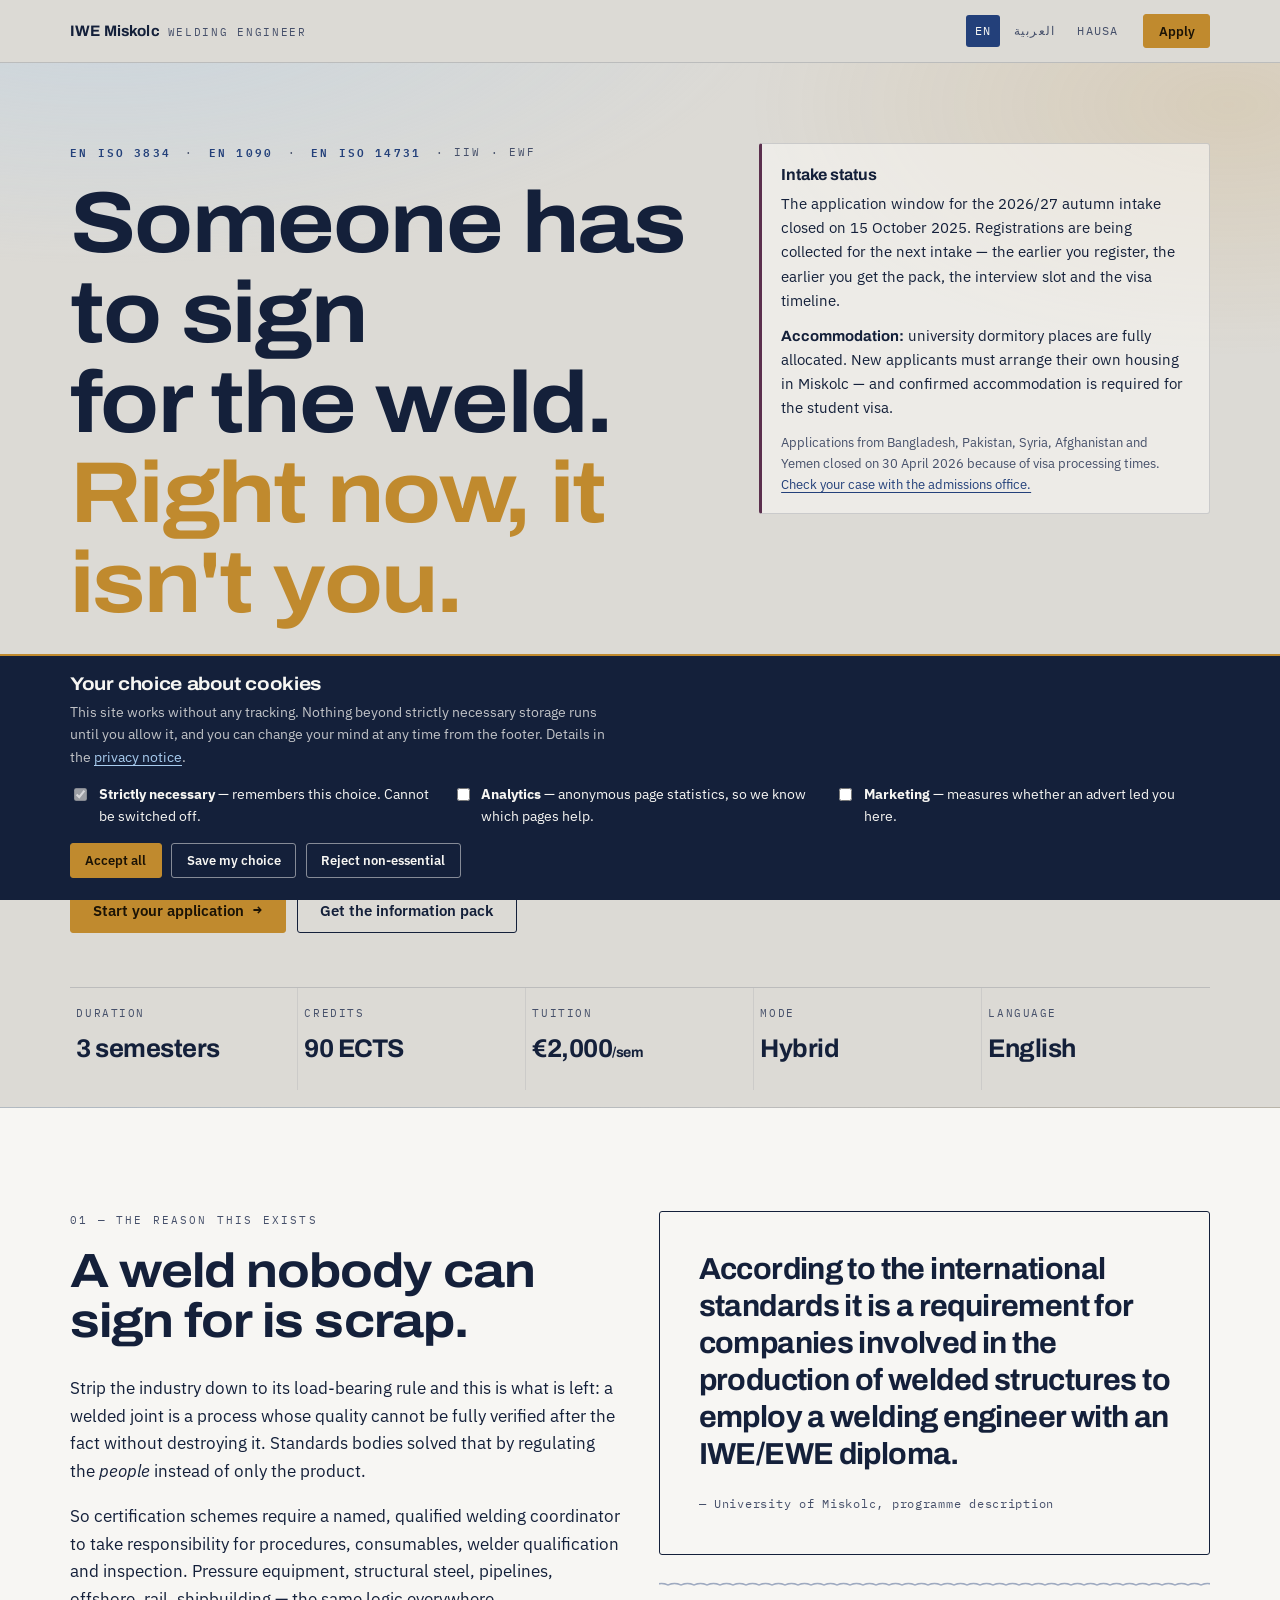
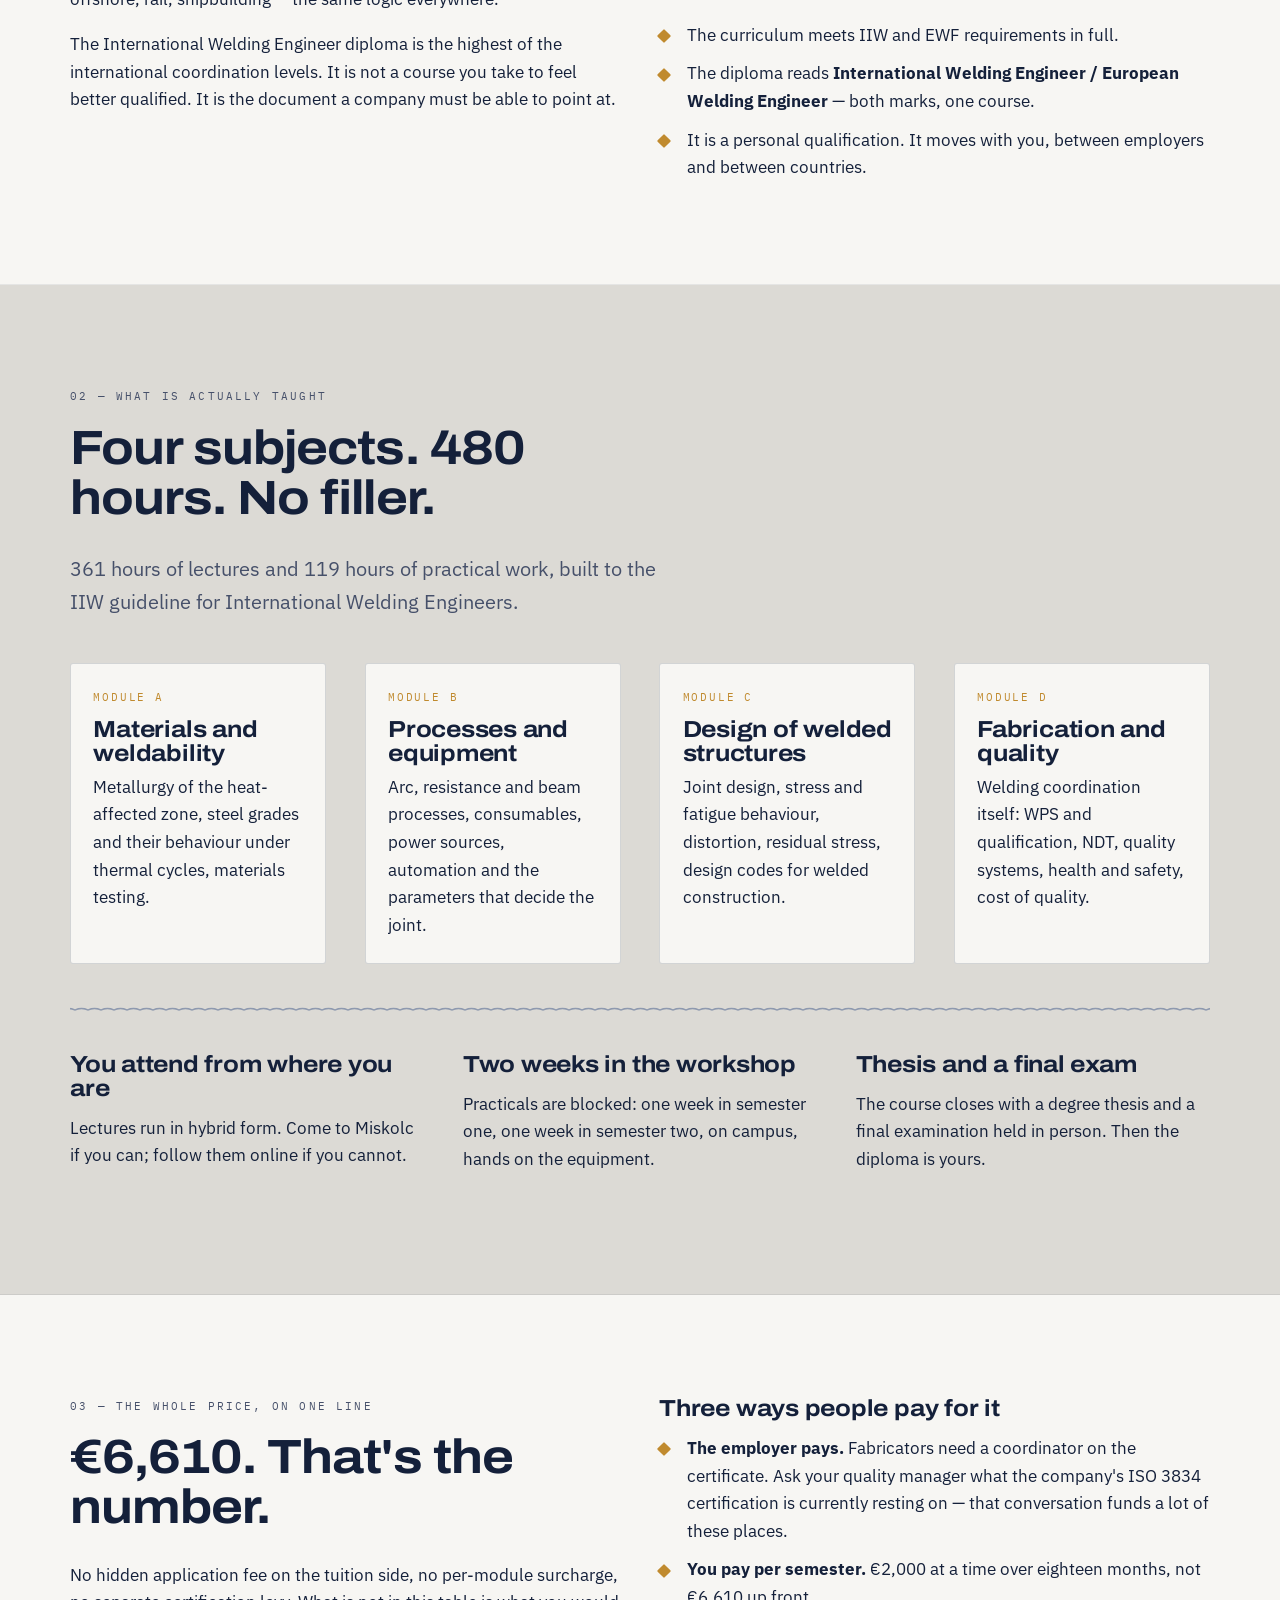
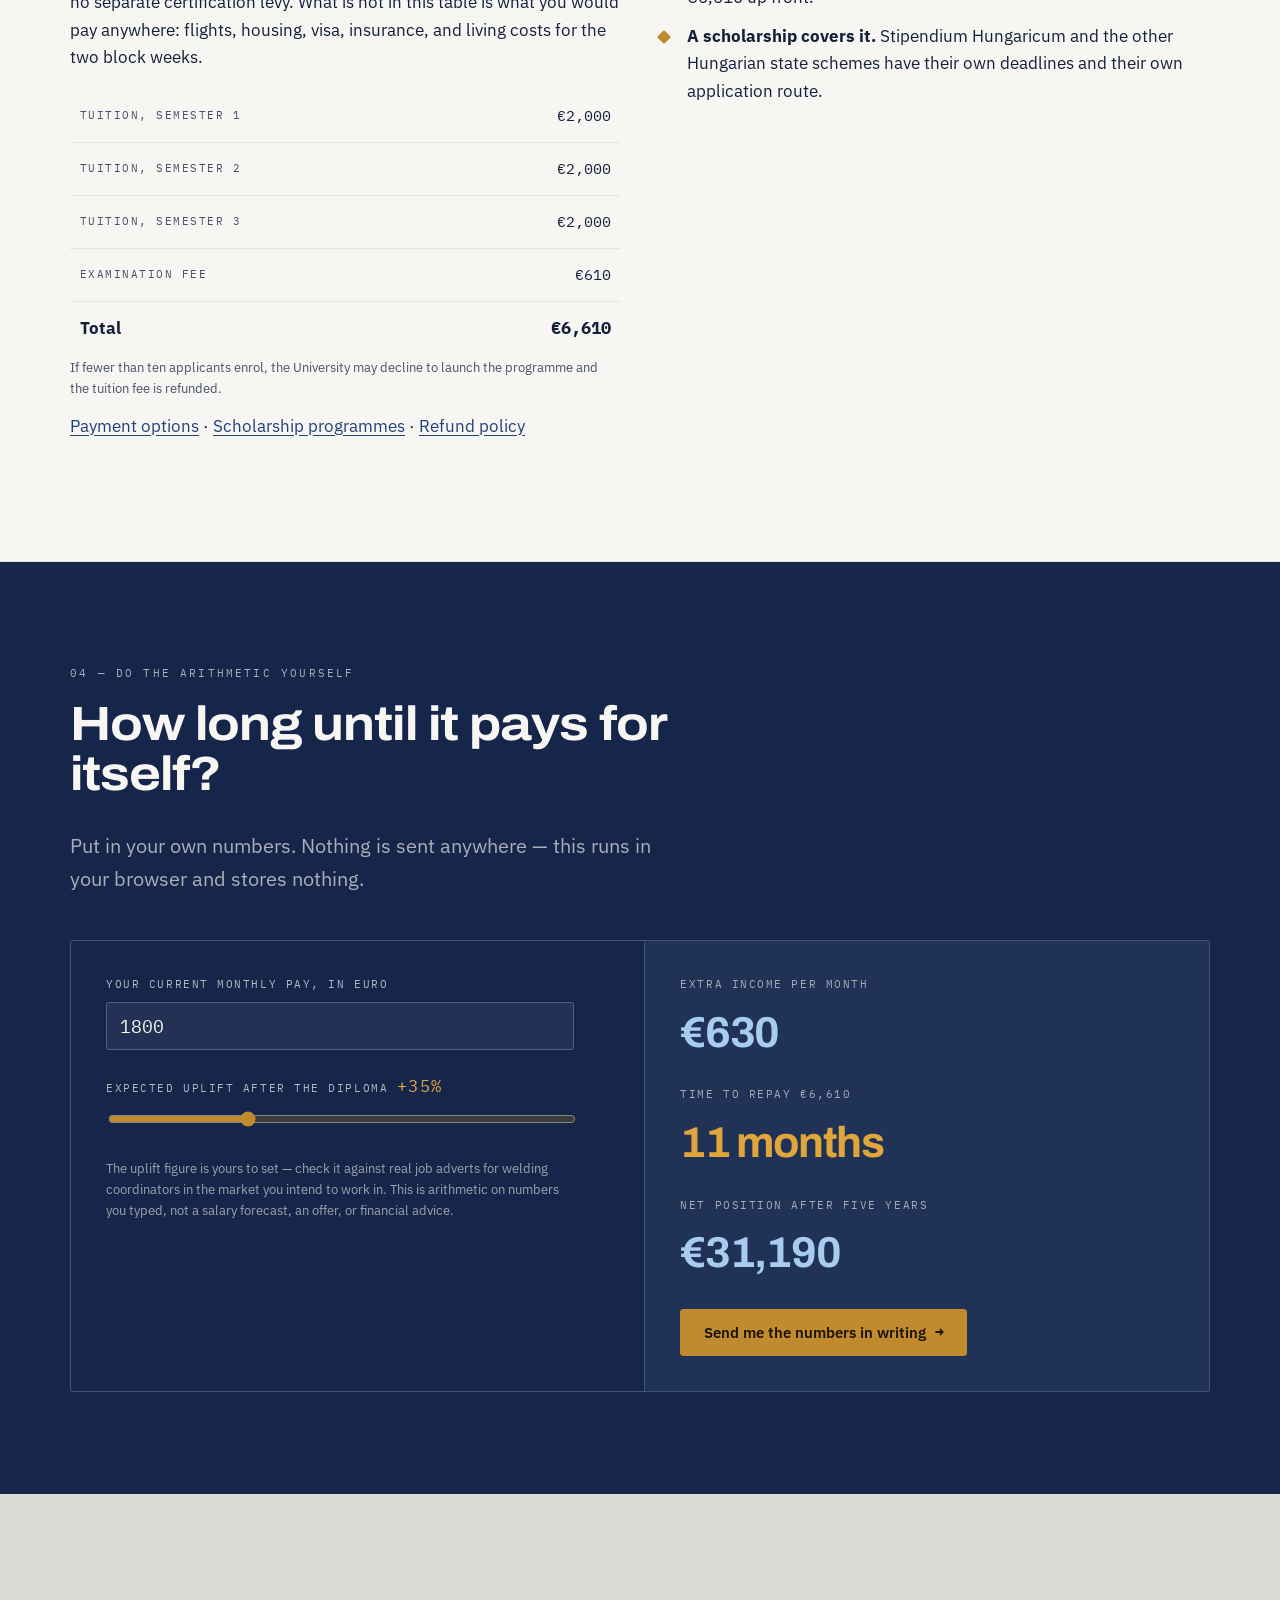
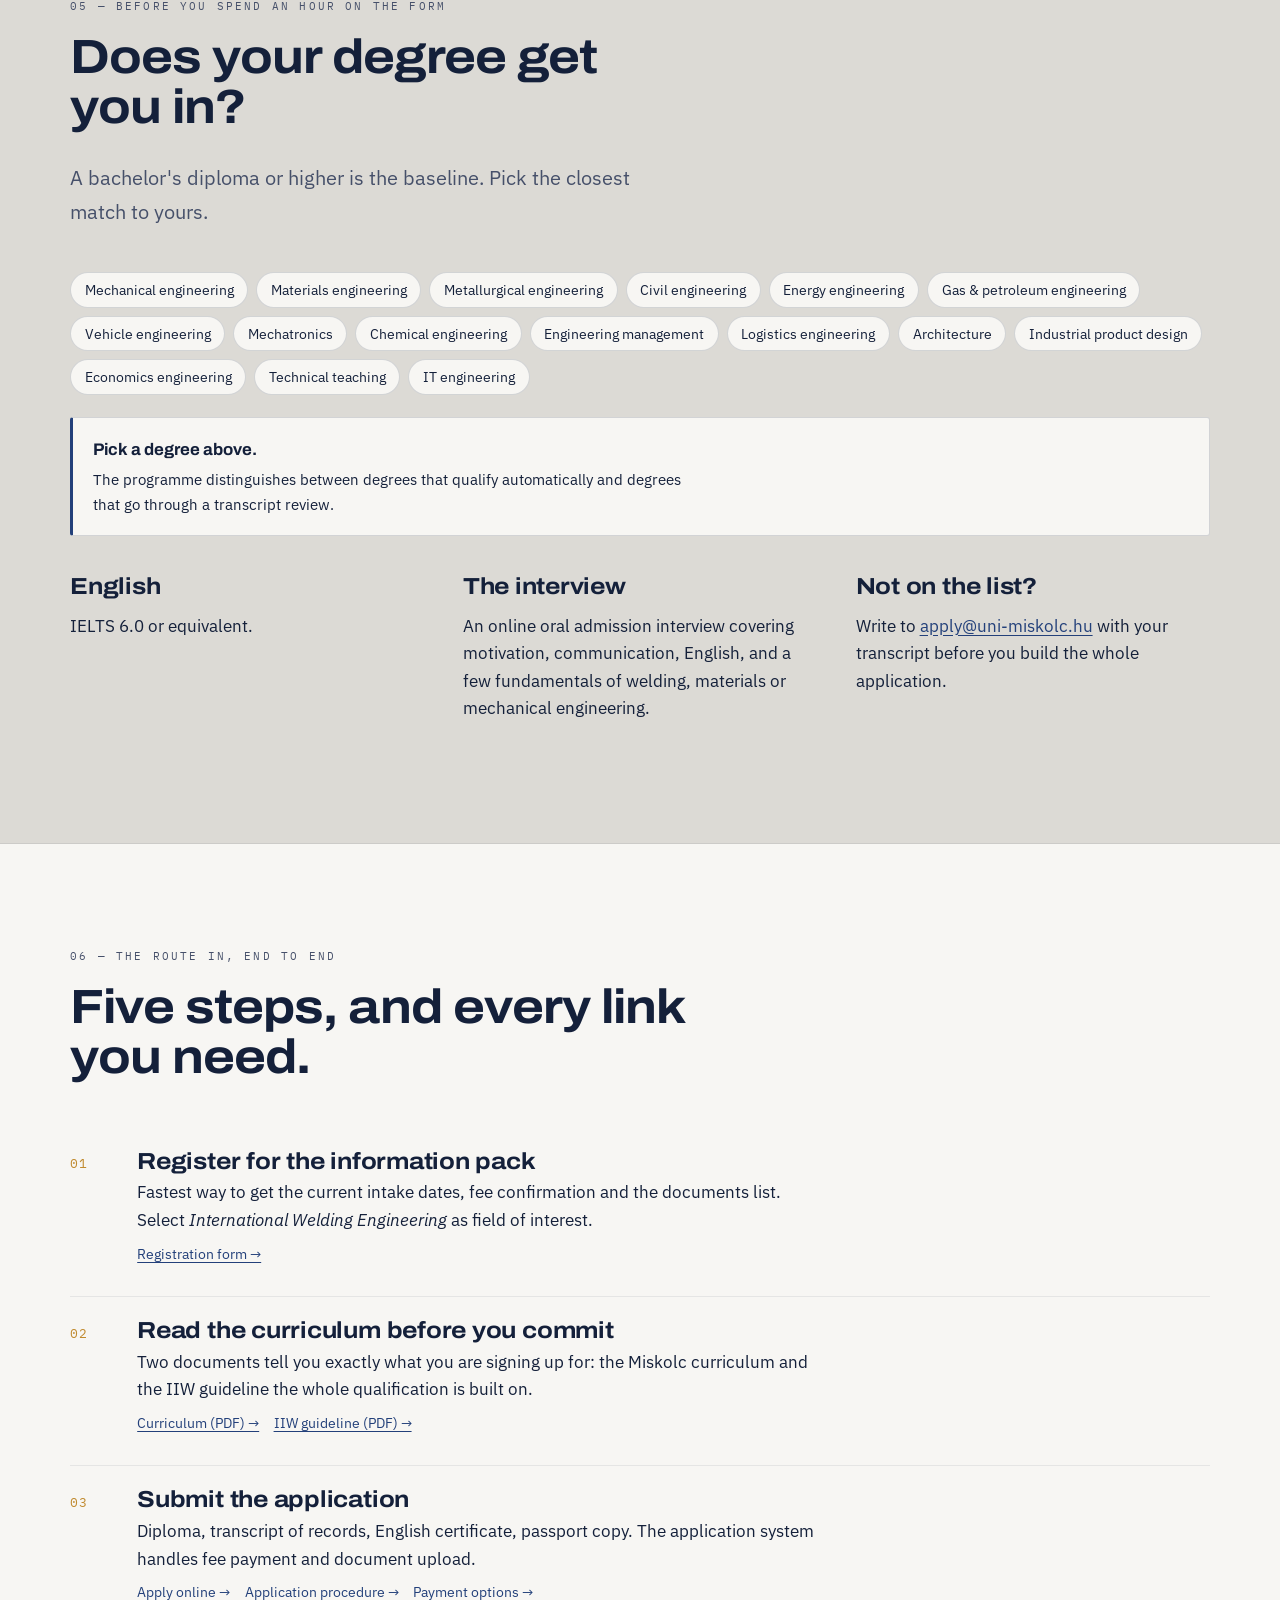
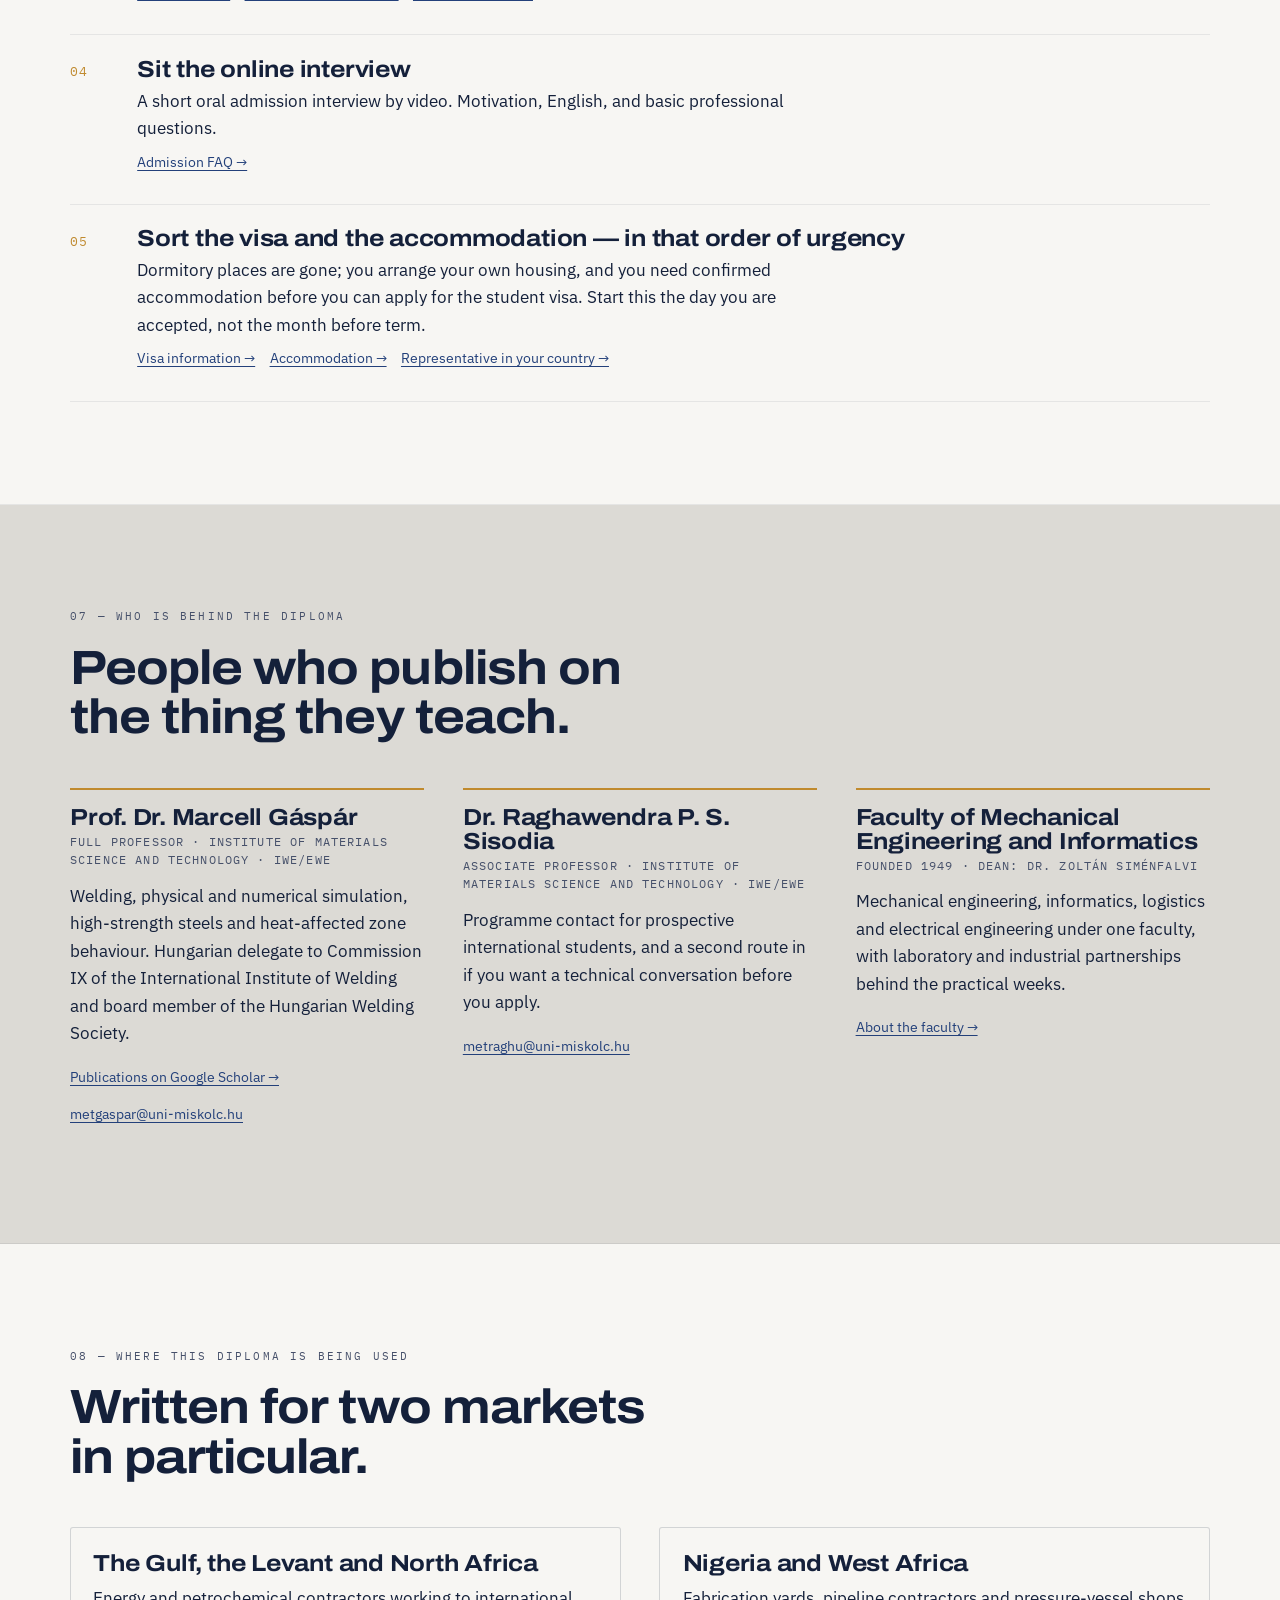
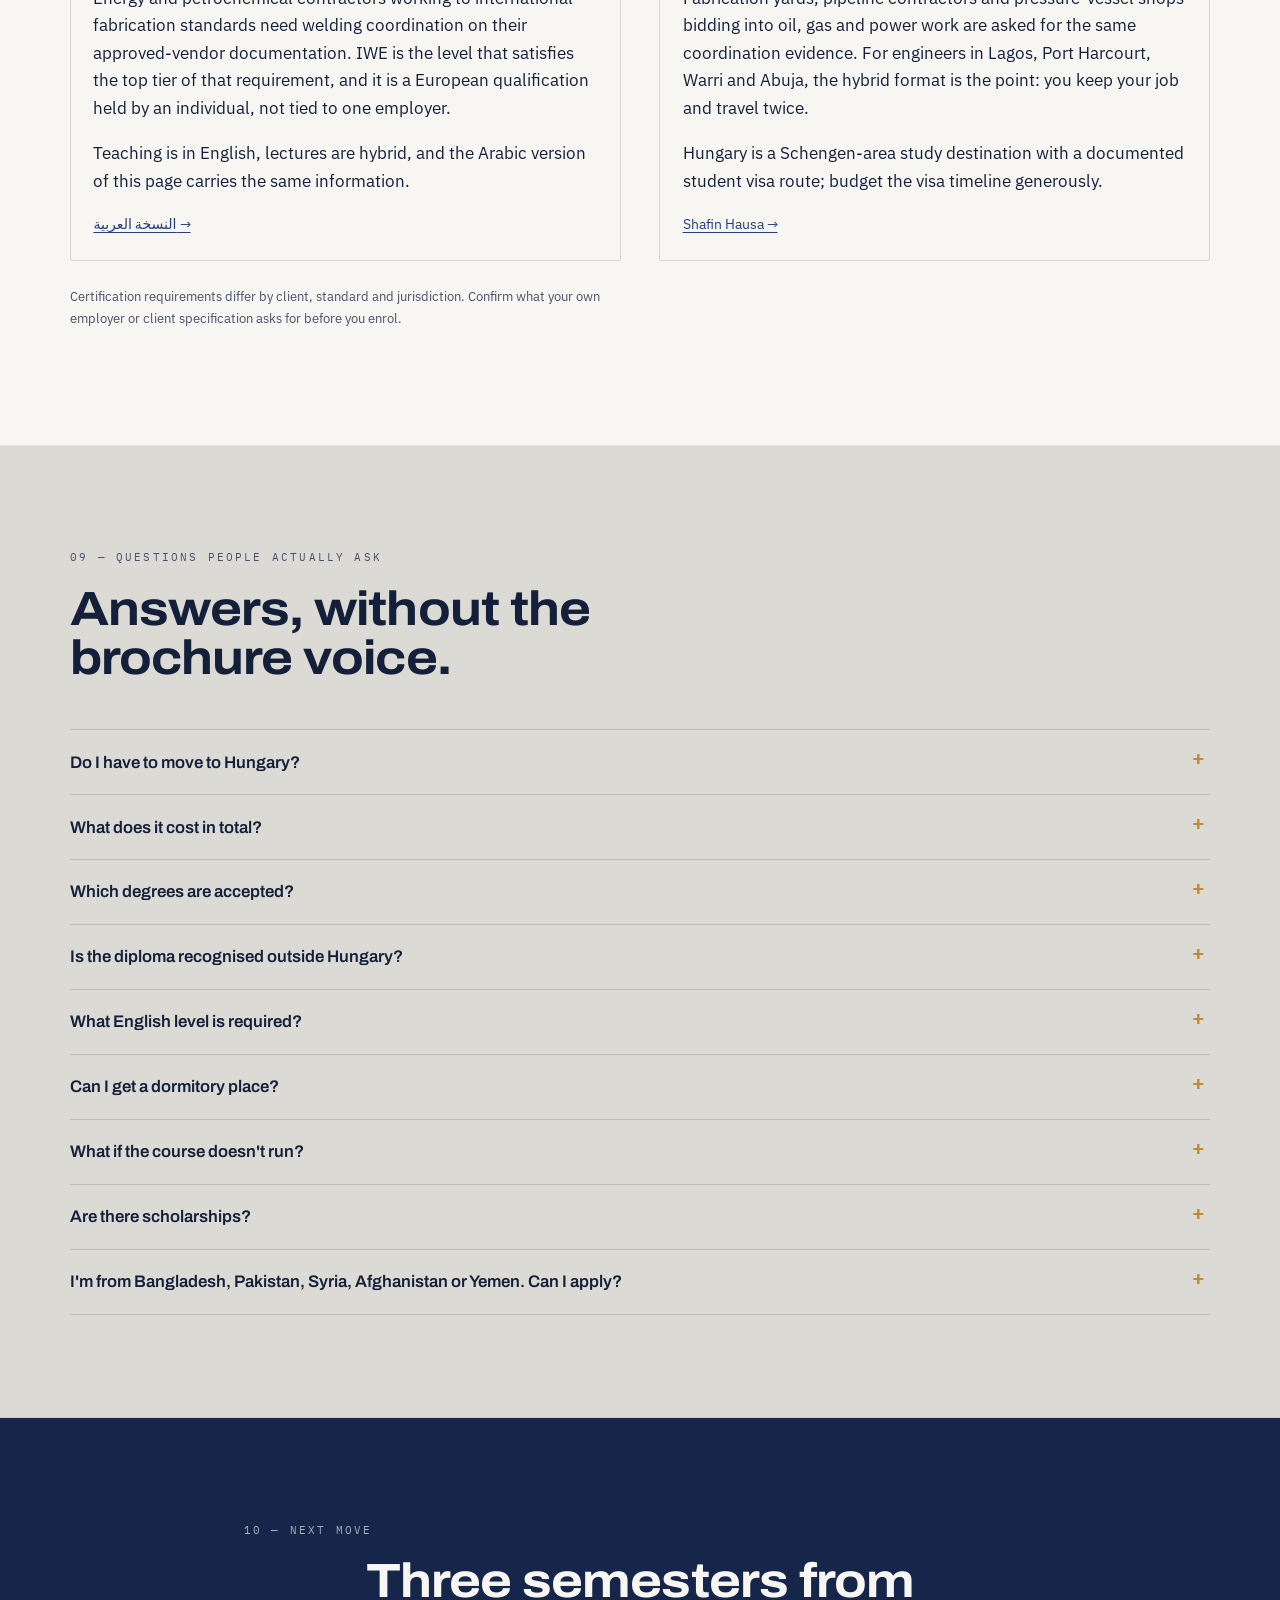
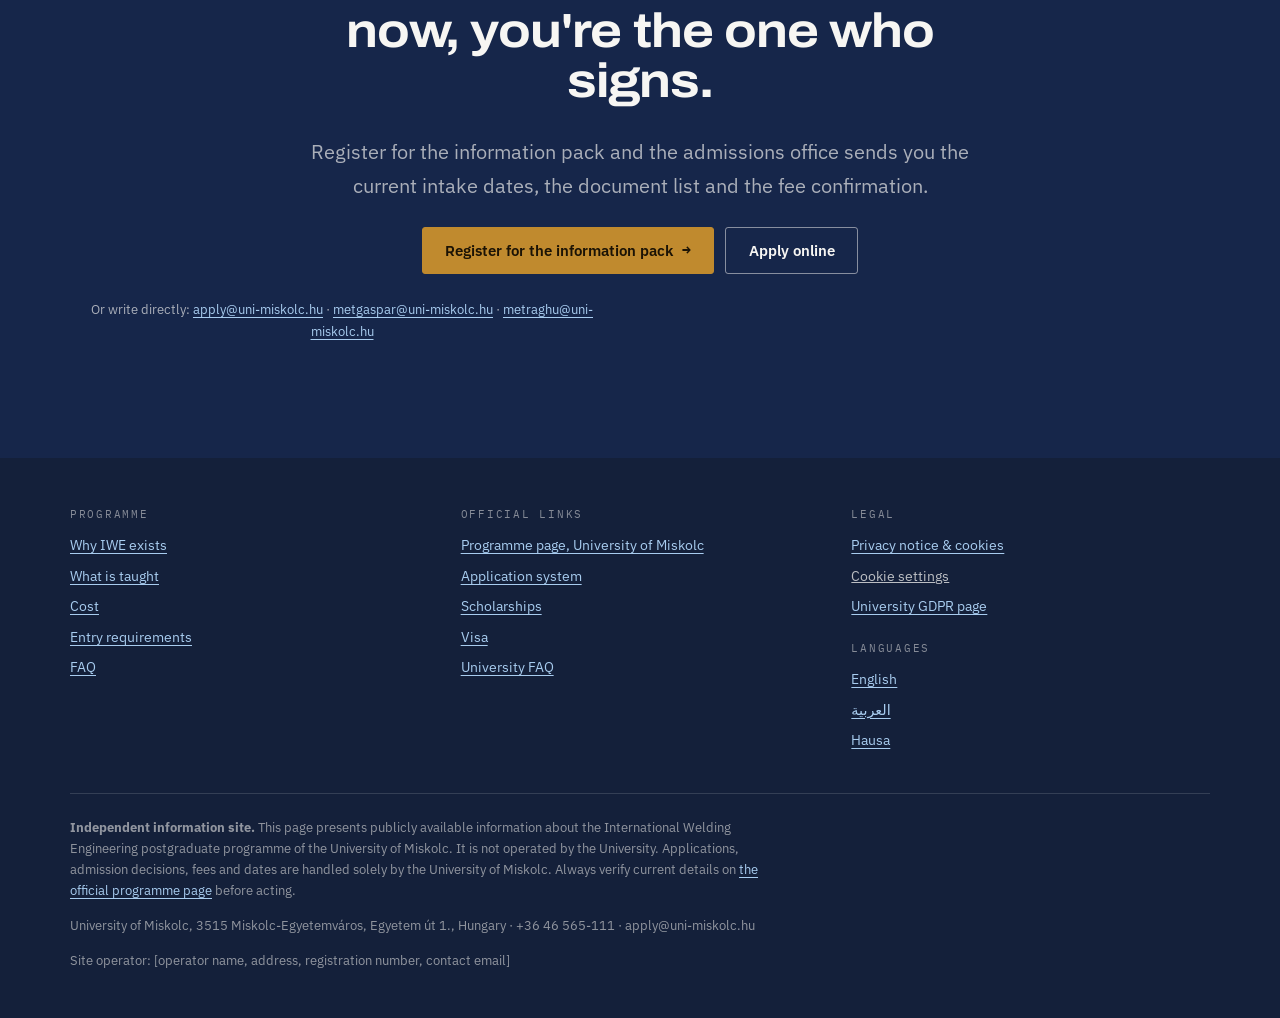
<file: index.html>
<!DOCTYPE html>
<html lang="en" dir="ltr">
<head>
<meta charset="utf-8">
<meta name="viewport" content="width=device-width, initial-scale=1">

<title>International Welding Engineer (IWE/EWE) — University of Miskolc, Hungary</title>
<meta name="description" content="IWE/EWE postgraduate diploma from the University of Miskolc. 3 semesters, 90 ECTS, hybrid, €2,000 per semester. IIW and EWF compliant. The qualification EN ISO 3834 and EN 1090 ask for.">
<meta name="robots" content="index, follow, max-snippet:-1, max-image-preview:large, max-video-preview:-1">
<link rel="canonical" href="https://880rzz.github.io/miskolc/">

<!-- hreflang: every language points at every other, plus x-default -->
<link rel="alternate" hreflang="en" href="https://880rzz.github.io/miskolc/">
<link rel="alternate" hreflang="ar" href="https://880rzz.github.io/miskolc/ar/">
<link rel="alternate" hreflang="ha" href="https://880rzz.github.io/miskolc/ha/">
<link rel="alternate" hreflang="x-default" href="https://880rzz.github.io/miskolc/">

<meta property="og:type" content="website">
<meta property="og:locale" content="en">
<meta property="og:locale:alternate" content="ar">
<meta property="og:locale:alternate" content="ha">
<meta property="og:site_name" content="IWE Miskolc">
<meta property="og:title" content="International Welding Engineer (IWE/EWE) — University of Miskolc">
<meta property="og:description" content="The diploma that lets you sign for welded structures. 3 semesters, 90 ECTS, hybrid, €2,000 per semester, in Hungary.">
<meta property="og:url" content="https://880rzz.github.io/miskolc/">
<meta property="og:image" content="https://880rzz.github.io/miskolc/assets/og-en.jpg">
<meta name="twitter:card" content="summary_large_image">

<!-- Fonts. NOTE: served from Google's CDN. Self-host before go-live if you
     want a zero-third-party GDPR posture — see README.md. -->
<link rel="preconnect" href="https://fonts.googleapis.com">
<link rel="preconnect" href="https://fonts.gstatic.com" crossorigin>
<link href="https://fonts.googleapis.com/css2?family=Archivo:wdth,wght@100..125,400..700&family=IBM+Plex+Mono:wght@400;500&family=IBM+Plex+Sans:wght@400;500;600;700&display=swap" rel="stylesheet">
<link rel="stylesheet" href="assets/site.css">
<link rel="manifest" href="site.webmanifest">
<meta name="theme-color" content="#DCDAD5">

<!-- ===================== structured data (@graph) ===================== -->
<script type="application/ld+json">
{
  "@context": "https://schema.org",
  "@graph": [
    {
      "@type": "WebSite",
      "@id": "https://880rzz.github.io/miskolc/#website",
      "url": "https://880rzz.github.io/miskolc/",
      "name": "IWE Miskolc",
      "inLanguage": ["en", "ar", "ha"],
      "publisher": { "@id": "https://880rzz.github.io/miskolc/#org" }
    },
    {
      "@type": "CollegeOrUniversity",
      "@id": "https://880rzz.github.io/miskolc/#org",
      "name": "University of Miskolc",
      "alternateName": "Miskolci Egyetem",
      "url": "https://www.uni-miskolc.hu/en",
      "sameAs": [
        "https://www.wikidata.org/wiki/Q1145844",
        "https://en.wikipedia.org/wiki/University_of_Miskolc",
        "https://www.linkedin.com/school/university-of-miskolc/",
        "https://www.facebook.com/unimiskolc"
      ],
      "address": {
        "@type": "PostalAddress",
        "streetAddress": "Egyetem út 1., Miskolc-Egyetemváros",
        "postalCode": "3515",
        "addressLocality": "Miskolc",
        "addressCountry": "HU"
      },
      "telephone": "+36-46-565-111",
      "email": "apply@uni-miskolc.hu",
      "department": {
        "@type": "CollegeOrUniversity",
        "name": "Faculty of Mechanical Engineering and Informatics",
        "foundingDate": "1949"
      }
    },
    {
      "@type": "EducationalOccupationalProgram",
      "@id": "https://880rzz.github.io/miskolc/#programme",
      "name": "International Welding Engineering — Postgraduate Specialist Training Course",
      "alternateName": ["IWE", "EWE", "International Welding Engineer", "European Welding Engineer"],
      "description": "A three-semester, 90-ECTS postgraduate specialist training course leading to the International Welding Engineer / European Welding Engineer diploma. The curriculum meets the requirements of the International Institute of Welding (IIW) and the European Welding Federation (EWF).",
      "url": "https://880rzz.github.io/miskolc/",
      "provider": { "@id": "https://880rzz.github.io/miskolc/#org" },
      "programType": "Postgraduate specialist training course",
      "educationalCredentialAwarded": "Diploma of International Welding Engineer / European Welding Engineer (IWE/EWE)",
      "occupationalCredentialAwarded": "IWE/EWE",
      "educationalProgramMode": "blended",
      "timeToComplete": "P18M",
      "numberOfCredits": { "@type": "StructuredValue", "value": 90, "unitText": "ECTS" },
      "inLanguage": "en",
      "applicationDeadline": "2025-10-15",
      "programPrerequisites": [
        "Bachelor diploma or higher in engineering",
        "English at IELTS 6.0 or equivalent",
        "Online oral admission interview"
      ],
      "occupationalCategory": {
        "@type": "CategoryCode",
        "codeValue": "2144",
        "name": "Mechanical engineer — welding coordination",
        "inCodeSet": "ISCO-08"
      },
      "offers": {
        "@type": "Offer",
        "category": "Tuition",
        "price": "2000",
        "priceCurrency": "EUR",
        "eligibleDuration": { "@type": "QuantitativeValue", "value": 1, "unitText": "semester" },
        "url": "https://apply.uni-miskolc.hu/courses/course/33-pg-international-welding-engineering--postgraduate-specialist-training-course"
      },
      "hasCourse": {
        "@type": "Course",
        "name": "International Welding Engineering",
        "description": "Materials science and weldability, welding processes and equipment, design of welded structures, manufacture and quality assurance of welded structures.",
        "provider": { "@id": "https://880rzz.github.io/miskolc/#org" },
        "courseCode": "PG-IWE-33",
        "educationalCredentialAwarded": "IWE/EWE",
        "hasCourseInstance": {
          "@type": "CourseInstance",
          "courseMode": "blended",
          "courseWorkload": "PT480H",
          "location": {
            "@type": "Place",
            "name": "University of Miskolc, Miskolc-Egyetemváros",
            "address": { "@type": "PostalAddress", "addressLocality": "Miskolc", "addressCountry": "HU" }
          }
        }
      }
    },
    {
      "@type": "Person",
      "@id": "https://880rzz.github.io/miskolc/#gaspar",
      "name": "Marcell Gáspár",
      "honorificPrefix": "Prof. Dr.",
      "jobTitle": "Full Professor, Institute of Materials Science and Technology",
      "affiliation": { "@id": "https://880rzz.github.io/miskolc/#org" },
      "email": "metgaspar@uni-miskolc.hu",
      "knowsAbout": ["Welding", "Physical simulation", "Numerical simulation", "High strength steels", "Heat-affected zone"],
      "sameAs": [
        "https://scholar.google.com/citations?user=DULQJp4AAAAJ",
        "https://www.researchgate.net/profile/Marcell-Gaspar",
        "https://sciprofiles.com/profile/858750"
      ]
    },
    {
      "@type": "Person",
      "@id": "https://880rzz.github.io/miskolc/#sisodia",
      "name": "Raghawendra P. S. Sisodia",
      "honorificPrefix": "Dr.",
      "jobTitle": "Associate Professor, Institute of Materials Science and Technology",
      "affiliation": { "@id": "https://880rzz.github.io/miskolc/#org" },
      "email": "metraghu@uni-miskolc.hu"
    },
    {
      "@type": "FAQPage",
      "@id": "https://880rzz.github.io/miskolc/#faq",
      "mainEntity": [
        {
          "@type": "Question",
          "name": "Do I have to move to Hungary for the IWE programme?",
          "acceptedAnswer": { "@type": "Answer", "text": "No. Lectures run in hybrid form — you can follow them online from anywhere. You must travel to Miskolc for two block weeks of practical classes (one in the first semester, one in the second) and for the final examination, which is held in person." }
        },
        {
          "@type": "Question",
          "name": "What does the IWE diploma at the University of Miskolc cost in total?",
          "acceptedAnswer": { "@type": "Answer", "text": "Tuition is EUR 2,000 per semester over three semesters, so EUR 6,000, plus a EUR 610 examination fee. Total EUR 6,610, excluding travel, accommodation and visa costs." }
        },
        {
          "@type": "Question",
          "name": "Which bachelor degrees are accepted for the IWE programme?",
          "acceptedAnswer": { "@type": "Answer", "text": "Mechanical, materials, metallurgical, civil and energy engineering degrees qualify automatically. Gas and petroleum, engineering management, architecture, industrial product design, vehicle, logistics, mechatronics, economics engineering, technical teaching, chemical and IT engineering degrees are accepted after a transcript review of preliminary competences." }
        },
        {
          "@type": "Question",
          "name": "Is the Miskolc IWE diploma recognised internationally?",
          "acceptedAnswer": { "@type": "Answer", "text": "Yes. The curriculum and syllabus meet the requirements of the International Institute of Welding (IIW) and the European Welding Federation (EWF), and the diploma is issued as International Welding Engineer / European Welding Engineer." }
        },
        {
          "@type": "Question",
          "name": "What English level do I need for the IWE programme?",
          "acceptedAnswer": { "@type": "Answer", "text": "IELTS 6.0 or an equivalent certificate. An online oral interview also assesses your motivation, communication and basic technical knowledge." }
        },
        {
          "@type": "Question",
          "name": "Is student accommodation available?",
          "acceptedAnswer": { "@type": "Answer", "text": "University dormitory places have been fully allocated. New applicants must arrange their own accommodation in Miskolc, and confirmed accommodation is required before applying for a student visa." }
        },
        {
          "@type": "Question",
          "name": "What happens if too few people apply?",
          "acceptedAnswer": { "@type": "Answer", "text": "The University reserves the right not to launch the programme with fewer than ten applicants. In that case the tuition fee is refunded to the applicant." }
        },
        {
          "@type": "Question",
          "name": "Why do employers require an International Welding Engineer?",
          "acceptedAnswer": { "@type": "Answer", "text": "International quality standards require companies producing welded structures to employ a welding coordinator with an IWE/EWE diploma. Without one, a fabricator cannot hold the certification that lets it bid for and sign off regulated welded work." }
        }
      ]
    },
    {
      "@type": "BreadcrumbList",
      "itemListElement": [
        { "@type": "ListItem", "position": 1, "name": "Home", "item": "https://880rzz.github.io/miskolc/" },
        { "@type": "ListItem", "position": 2, "name": "International Welding Engineering", "item": "https://880rzz.github.io/miskolc/#programme" }
      ]
    }
  ]
}
</script>
</head>

<body>
<a class="skip" href="#main">Skip to content</a>

<header class="topbar">
  <div class="wrap topbar__in">
    <a class="brand" href="index.html">IWE Miskolc <span>Welding Engineer</span></a>
    <nav class="langs" aria-label="Language">
      <a href="index.html" aria-current="true" lang="en" hreflang="en">EN</a>
      <a href="ar/index.html" lang="ar" hreflang="ar">العربية</a>
      <a href="ha/index.html" lang="ha" hreflang="ha">Hausa</a>
    </nav>
    <a class="btn btn--primary btn--sm" href="https://apply.uni-miskolc.hu/courses/course/33-pg-international-welding-engineering--postgraduate-specialist-training-course" rel="noopener">Apply</a>
  </div>
</header>

<main id="main">

<!-- ============================ HERO ============================ -->
<section class="hero">
  <div class="wrap">
    <div class="hero__grid">
      <div>
        <p class="eyebrow"><b>EN ISO 3834</b> · <b>EN 1090</b> · <b>EN ISO 14731</b> · IIW · EWF</p>
        <h1>Someone has to sign<br>for the weld.<em>Right now, it isn't you.</em></h1>
        <div class="seam seam--short" aria-hidden="true"></div>
        <p class="lede" style="margin-top:1.4rem">
          Every fabricator working to international quality standards needs a
          responsible welding coordinator on the payroll. At the top of that
          ladder sits one qualification: the International Welding Engineer.
          The University of Miskolc issues it in three semesters, mostly online,
          for €2,000 a semester.
        </p>
        <div class="actions">
          <a class="btn btn--primary" href="https://apply.uni-miskolc.hu/courses/course/33-pg-international-welding-engineering--postgraduate-specialist-training-course" rel="noopener">Start your application <span class="btn__arrow">→</span></a>
          <a class="btn btn--ghost" href="#register">Get the information pack</a>
        </div>
      </div>

      <aside class="hero__note">
        <!-- INTAKE STATUS — edit this block when the window reopens -->
        <strong>Intake status</strong>
        <p style="margin-bottom:.7rem">
          The application window for the 2026/27 autumn intake closed on
          15 October 2025. Registrations are being collected for the next
          intake — the earlier you register, the earlier you get the pack,
          the interview slot and the visa timeline.
        </p>
        <p style="margin-bottom:.7rem">
          <strong style="display:inline;font-size:.93rem">Accommodation:</strong>
          university dormitory places are fully allocated. New applicants must
          arrange their own housing in Miskolc — and confirmed accommodation is
          required for the student visa.
        </p>
        <p class="tiny" style="margin:0">
          Applications from Bangladesh, Pakistan, Syria, Afghanistan and Yemen
          closed on 30 April 2026 because of visa processing times.
          <a href="mailto:apply@uni-miskolc.hu">Check your case with the admissions office.</a>
        </p>
      </aside>
    </div>

    <dl class="strip">
      <div><dt>Duration</dt><dd>3 semesters</dd></div>
      <div><dt>Credits</dt><dd>90 ECTS</dd></div>
      <div><dt>Tuition</dt><dd>€2,000<span style="font-size:.55em">/sem</span></dd></div>
      <div><dt>Mode</dt><dd>Hybrid</dd></div>
      <div><dt>Language</dt><dd>English</dd></div>
    </dl>
  </div>
</section>

<!-- ============================ THE FACT ============================ -->
<section class="sec sec--paper" id="why">
  <div class="wrap">
    <div class="cols cols--2">
      <div>
        <p class="eyebrow">01 — The reason this exists</p>
        <h2>A weld nobody can sign for is scrap.</h2>
        <p>
          Strip the industry down to its load-bearing rule and this is what
          is left: a welded joint is a process whose quality cannot be fully
          verified after the fact without destroying it. Standards bodies
          solved that by regulating the <em>people</em> instead of only the
          product.
        </p>
        <p>
          So certification schemes require a named, qualified welding
          coordinator to take responsibility for procedures, consumables,
          welder qualification and inspection. Pressure equipment, structural
          steel, pipelines, offshore, rail, shipbuilding — the same logic
          everywhere.
        </p>
        <p>
          The International Welding Engineer diploma is the highest of the
          international coordination levels. It is not a course you take to
          feel better qualified. It is the document a company must be able to
          point at.
        </p>
      </div>
      <div>
        <div class="fact reveal">
          <q>According to the international standards it is a requirement for companies involved in the production of welded structures to employ a welding engineer with an IWE/EWE diploma.</q>
          <cite>— University of Miskolc, programme description</cite>
        </div>
        <div class="seam seam--wide" aria-hidden="true" style="margin:1.6rem 0"></div>
        <ul class="ticks">
          <li>The curriculum meets IIW and EWF requirements in full.</li>
          <li>The diploma reads <strong>International Welding Engineer / European Welding Engineer</strong> — both marks, one course.</li>
          <li>It is a personal qualification. It moves with you, between employers and between countries.</li>
        </ul>
      </div>
    </div>
  </div>
</section>

<!-- ============================ WHAT YOU LEARN ============================ -->
<section class="sec" id="programme">
  <div class="wrap">
    <div class="sec__head">
      <p class="eyebrow">02 — What is actually taught</p>
      <h2>Four subjects. 480 hours. No filler.</h2>
      <p class="lede">361 hours of lectures and 119 hours of practical work, built to the IIW guideline for International Welding Engineers.</p>
    </div>
    <div class="cols cols--4">
      <article class="card reveal">
        <span class="card__num">Module A</span>
        <h3>Materials and weldability</h3>
        <p>Metallurgy of the heat-affected zone, steel grades and their behaviour under thermal cycles, materials testing.</p>
      </article>
      <article class="card reveal">
        <span class="card__num">Module B</span>
        <h3>Processes and equipment</h3>
        <p>Arc, resistance and beam processes, consumables, power sources, automation and the parameters that decide the joint.</p>
      </article>
      <article class="card reveal">
        <span class="card__num">Module C</span>
        <h3>Design of welded structures</h3>
        <p>Joint design, stress and fatigue behaviour, distortion, residual stress, design codes for welded construction.</p>
      </article>
      <article class="card reveal">
        <span class="card__num">Module D</span>
        <h3>Fabrication and quality</h3>
        <p>Welding coordination itself: WPS and qualification, NDT, quality systems, health and safety, cost of quality.</p>
      </article>
    </div>

    <div class="seam seam--wide" aria-hidden="true" style="margin:2.6rem 0 2rem"></div>

    <div class="cols cols--3">
      <div>
        <h3>You attend from where you are</h3>
        <p>Lectures run in hybrid form. Come to Miskolc if you can; follow them online if you cannot.</p>
      </div>
      <div>
        <h3>Two weeks in the workshop</h3>
        <p>Practicals are blocked: one week in semester one, one week in semester two, on campus, hands on the equipment.</p>
      </div>
      <div>
        <h3>Thesis and a final exam</h3>
        <p>The course closes with a degree thesis and a final examination held in person. Then the diploma is yours.</p>
      </div>
    </div>
  </div>
</section>

<!-- ============================ MONEY ============================ -->
<section class="sec sec--paper" id="cost">
  <div class="wrap">
    <div class="cols cols--2">
      <div>
        <p class="eyebrow">03 — The whole price, on one line</p>
        <h2>€6,610. That's the number.</h2>
        <p>No hidden application fee on the tuition side, no per-module surcharge, no separate certification levy. What is not in this table is what you would pay anywhere: flights, housing, visa, insurance, and living costs for the two block weeks.</p>
        <table class="money">
          <caption class="sr-only">Total cost of the IWE programme</caption>
          <tbody>
            <tr><th scope="row">Tuition, semester 1</th><td>€2,000</td></tr>
            <tr><th scope="row">Tuition, semester 2</th><td>€2,000</td></tr>
            <tr><th scope="row">Tuition, semester 3</th><td>€2,000</td></tr>
            <tr><th scope="row">Examination fee</th><td>€610</td></tr>
            <tr class="total"><td>Total</td><td>€6,610</td></tr>
          </tbody>
        </table>
        <p class="tiny">If fewer than ten applicants enrol, the University may decline to launch the programme and the tuition fee is refunded.</p>
        <p><a href="https://www.uni-miskolc.hu/en/admission/payment-options/" rel="noopener">Payment options</a> · <a href="https://www.uni-miskolc.hu/en/admission/scholarship-programmes/" rel="noopener">Scholarship programmes</a> · <a href="https://www.uni-miskolc.hu/en/admission/refund-information/" rel="noopener">Refund policy</a></p>
      </div>
      <div>
        <h3>Three ways people pay for it</h3>
        <ul class="ticks">
          <li><strong>The employer pays.</strong> Fabricators need a coordinator on the certificate. Ask your quality manager what the company's ISO 3834 certification is currently resting on — that conversation funds a lot of these places.</li>
          <li><strong>You pay per semester.</strong> €2,000 at a time over eighteen months, not €6,610 up front.</li>
          <li><strong>A scholarship covers it.</strong> Stipendium Hungaricum and the other Hungarian state schemes have their own deadlines and their own application route.</li>
        </ul>
      </div>
    </div>
  </div>
</section>

<!-- ============================ CALCULATOR (signature) ============================ -->
<section class="sec sec--dark" id="payback">
  <div class="wrap">
    <div class="sec__head">
      <p class="eyebrow">04 — Do the arithmetic yourself</p>
      <h2>How long until it pays for itself?</h2>
      <p class="lede">Put in your own numbers. Nothing is sent anywhere — this runs in your browser and stores nothing.</p>
    </div>

    <div class="calc" id="calc" data-cost="6610" data-locale="en" data-months="months" data-never="—">
      <div class="calc__in">
        <div class="field">
          <label for="calc-salary">Your current monthly pay, in euro</label>
          <input type="number" id="calc-salary" value="1800" min="0" step="50" inputmode="numeric">
        </div>
        <div class="field">
          <label for="calc-uplift">Expected uplift after the diploma <span class="val" id="calc-uplift-val">+35%</span></label>
          <input type="range" id="calc-uplift" value="35" min="0" max="120" step="5">
        </div>
        <p class="tiny" style="color:rgba(247,246,243,.6)">
          The uplift figure is yours to set — check it against real job adverts
          for welding coordinators in the market you intend to work in. This is
          arithmetic on numbers you typed, not a salary forecast, an offer, or
          financial advice.
        </p>
      </div>
      <div class="calc__out">
        <dl class="readout">
          <dt>Extra income per month</dt>
          <dd id="out-gain">€630</dd>
          <dt>Time to repay €6,610</dt>
          <dd class="hero-num" id="out-months">11 months</dd>
          <dt>Net position after five years</dt>
          <dd id="out-five">€31,190</dd>
        </dl>
        <a class="btn btn--primary" href="#register">Send me the numbers in writing <span class="btn__arrow">→</span></a>
      </div>
    </div>
  </div>
</section>

<!-- ============================ QUALIFIER ============================ -->
<section class="sec" id="eligibility">
  <div class="wrap">
    <div class="sec__head">
      <p class="eyebrow">05 — Before you spend an hour on the form</p>
      <h2>Does your degree get you in?</h2>
      <p class="lede">A bachelor's diploma or higher is the baseline. Pick the closest match to yours.</p>
    </div>

    <ul class="chips" id="degree-chips">
      <li><button type="button" data-state="green" aria-pressed="false">Mechanical engineering</button></li>
      <li><button type="button" data-state="green" aria-pressed="false">Materials engineering</button></li>
      <li><button type="button" data-state="green" aria-pressed="false">Metallurgical engineering</button></li>
      <li><button type="button" data-state="green" aria-pressed="false">Civil engineering</button></li>
      <li><button type="button" data-state="green" aria-pressed="false">Energy engineering</button></li>
      <li><button type="button" data-state="amber" aria-pressed="false">Gas &amp; petroleum engineering</button></li>
      <li><button type="button" data-state="amber" aria-pressed="false">Vehicle engineering</button></li>
      <li><button type="button" data-state="amber" aria-pressed="false">Mechatronics</button></li>
      <li><button type="button" data-state="amber" aria-pressed="false">Chemical engineering</button></li>
      <li><button type="button" data-state="amber" aria-pressed="false">Engineering management</button></li>
      <li><button type="button" data-state="amber" aria-pressed="false">Logistics engineering</button></li>
      <li><button type="button" data-state="amber" aria-pressed="false">Architecture</button></li>
      <li><button type="button" data-state="amber" aria-pressed="false">Industrial product design</button></li>
      <li><button type="button" data-state="amber" aria-pressed="false">Economics engineering</button></li>
      <li><button type="button" data-state="amber" aria-pressed="false">Technical teaching</button></li>
      <li><button type="button" data-state="amber" aria-pressed="false">IT engineering</button></li>
    </ul>

    <div class="verdict" id="degree-verdict"
         data-title-green="Straight in."
         data-body-green="This degree meets the entry requirement automatically. You still need English at IELTS 6.0 or equivalent and the online oral interview."
         data-title-amber="In, after a transcript check."
         data-body-amber="Attach your transcript of records to the application. The faculty checks whether you hold the necessary preliminary competences before admitting you.">
      <strong>Pick a degree above.</strong>
      <p>The programme distinguishes between degrees that qualify automatically and degrees that go through a transcript review.</p>
    </div>

    <div class="cols cols--3" style="margin-top:2.4rem">
      <div><h3>English</h3><p>IELTS 6.0 or equivalent.</p></div>
      <div><h3>The interview</h3><p>An online oral admission interview covering motivation, communication, English, and a few fundamentals of welding, materials or mechanical engineering.</p></div>
      <div><h3>Not on the list?</h3><p>Write to <a href="mailto:apply@uni-miskolc.hu">apply@uni-miskolc.hu</a> with your transcript before you build the whole application.</p></div>
    </div>
  </div>
</section>

<!-- ============================ HOW TO APPLY ============================ -->
<section class="sec sec--paper" id="apply">
  <div class="wrap">
    <div class="sec__head">
      <p class="eyebrow">06 — The route in, end to end</p>
      <h2>Five steps, and every link you need.</h2>
    </div>
    <ol class="steps">
      <li>
        <div>
          <h3>Register for the information pack</h3>
          <p>Fastest way to get the current intake dates, fee confirmation and the documents list. Select <em>International Welding Engineering</em> as field of interest.</p>
          <p class="linkrow"><a href="https://www.uni-miskolc.hu/en/education/graduate-programmes/international-welding-engineering/#register" rel="noopener">Registration form →</a></p>
        </div>
      </li>
      <li>
        <div>
          <h3>Read the curriculum before you commit</h3>
          <p>Two documents tell you exactly what you are signing up for: the Miskolc curriculum and the IIW guideline the whole qualification is built on.</p>
          <p class="linkrow">
            <a href="https://www.uni-miskolc.hu/wp-content/uploads/2025/09/International_Welding_Engineer_Curriculum.pdf" rel="noopener">Curriculum (PDF) →</a>
            <a href="https://www.uni-miskolc.hu/wp-content/uploads/2025/09/IIW-Guideline-for-International-Welding-Engineers-Technologists-Specialists-and-Practitioners.pdf" rel="noopener">IIW guideline (PDF) →</a>
          </p>
        </div>
      </li>
      <li>
        <div>
          <h3>Submit the application</h3>
          <p>Diploma, transcript of records, English certificate, passport copy. The application system handles fee payment and document upload.</p>
          <p class="linkrow">
            <a href="https://apply.uni-miskolc.hu/courses/course/33-pg-international-welding-engineering--postgraduate-specialist-training-course" rel="noopener">Apply online →</a>
            <a href="https://www.uni-miskolc.hu/en/admission/application-procedure/" rel="noopener">Application procedure →</a>
            <a href="https://www.uni-miskolc.hu/en/admission/payment-options/" rel="noopener">Payment options →</a>
          </p>
        </div>
      </li>
      <li>
        <div>
          <h3>Sit the online interview</h3>
          <p>A short oral admission interview by video. Motivation, English, and basic professional questions.</p>
          <p class="linkrow"><a href="https://www.uni-miskolc.hu/en/admission/faq/application-and-admission/" rel="noopener">Admission FAQ →</a></p>
        </div>
      </li>
      <li>
        <div>
          <h3>Sort the visa and the accommodation — in that order of urgency</h3>
          <p>Dormitory places are gone; you arrange your own housing, and you need confirmed accommodation before you can apply for the student visa. Start this the day you are accepted, not the month before term.</p>
          <p class="linkrow">
            <a href="https://www.uni-miskolc.hu/en/admission/visa/" rel="noopener">Visa information →</a>
            <a href="https://www.uni-miskolc.hu/en/admission/accommodation-information-for-prospective-students/" rel="noopener">Accommodation →</a>
            <a href="https://www.uni-miskolc.hu/en/admission/country-representatives/" rel="noopener">Representative in your country →</a>
          </p>
        </div>
      </li>
    </ol>
  </div>
</section>

<!-- ============================ WHO TEACHES ============================ -->
<section class="sec" id="faculty">
  <div class="wrap">
    <div class="sec__head">
      <p class="eyebrow">07 — Who is behind the diploma</p>
      <h2>People who publish on the thing they teach.</h2>
    </div>
    <div class="cols cols--3">
      <div class="person reveal">
        <h3>Prof. Dr. Marcell Gáspár</h3>
        <p class="role">Full professor · Institute of Materials Science and Technology · IWE/EWE</p>
        <p>Welding, physical and numerical simulation, high-strength steels and heat-affected zone behaviour. Hungarian delegate to Commission IX of the International Institute of Welding and board member of the Hungarian Welding Society.</p>
        <p class="linkrow"><a href="https://scholar.google.com/citations?user=DULQJp4AAAAJ" rel="noopener">Publications on Google Scholar →</a></p>
        <p class="linkrow"><a href="mailto:metgaspar@uni-miskolc.hu">metgaspar@uni-miskolc.hu</a></p>
      </div>
      <div class="person reveal">
        <h3>Dr. Raghawendra P. S. Sisodia</h3>
        <p class="role">Associate professor · Institute of Materials Science and Technology · IWE/EWE</p>
        <p>Programme contact for prospective international students, and a second route in if you want a technical conversation before you apply.</p>
        <p class="linkrow"><a href="mailto:metraghu@uni-miskolc.hu">metraghu@uni-miskolc.hu</a></p>
      </div>
      <div class="person reveal">
        <h3>Faculty of Mechanical Engineering and Informatics</h3>
        <p class="role">Founded 1949 · Dean: Dr. Zoltán Siménfalvi</p>
        <p>Mechanical engineering, informatics, logistics and electrical engineering under one faculty, with laboratory and industrial partnerships behind the practical weeks.</p>
        <p class="linkrow"><a href="https://www.uni-miskolc.hu/en/university/organisations/faculties/" rel="noopener">About the faculty →</a></p>
      </div>
    </div>
  </div>
</section>

<!-- ============================ REGIONS (GEO) ============================ -->
<section class="sec sec--paper" id="regions">
  <div class="wrap">
    <div class="sec__head">
      <p class="eyebrow">08 — Where this diploma is being used</p>
      <h2>Written for two markets in particular.</h2>
    </div>
    <div class="cols cols--2">
      <article class="card">
        <h3>The Gulf, the Levant and North Africa</h3>
        <p>Energy and petrochemical contractors working to international fabrication standards need welding coordination on their approved-vendor documentation. IWE is the level that satisfies the top tier of that requirement, and it is a European qualification held by an individual, not tied to one employer.</p>
        <p>Teaching is in English, lectures are hybrid, and the Arabic version of this page carries the same information.</p>
        <p class="linkrow"><a href="ar/index.html" hreflang="ar" lang="ar">النسخة العربية →</a></p>
      </article>
      <article class="card">
        <h3>Nigeria and West Africa</h3>
        <p>Fabrication yards, pipeline contractors and pressure-vessel shops bidding into oil, gas and power work are asked for the same coordination evidence. For engineers in Lagos, Port Harcourt, Warri and Abuja, the hybrid format is the point: you keep your job and travel twice.</p>
        <p>Hungary is a Schengen-area study destination with a documented student visa route; budget the visa timeline generously.</p>
        <p class="linkrow"><a href="ha/index.html" hreflang="ha" lang="ha">Shafin Hausa →</a></p>
      </article>
    </div>
    <p class="tiny" style="margin-top:1.6rem">Certification requirements differ by client, standard and jurisdiction. Confirm what your own employer or client specification asks for before you enrol.</p>
  </div>
</section>

<!-- ============================ FAQ ============================ -->
<section class="sec" id="faq">
  <div class="wrap">
    <div class="sec__head">
      <p class="eyebrow">09 — Questions people actually ask</p>
      <h2>Answers, without the brochure voice.</h2>
    </div>
    <div class="faq">
      <details>
        <summary>Do I have to move to Hungary?</summary>
        <div><p>No. Lectures run in hybrid form and can be followed online from anywhere. You must be in Miskolc for two block weeks of practical classes — one in semester one, one in semester two — and for the final examination, which is held in person.</p></div>
      </details>
      <details>
        <summary>What does it cost in total?</summary>
        <div><p>€2,000 per semester for three semesters, plus a €610 examination fee: €6,610. Travel, accommodation, insurance and visa costs are separate and depend on where you are coming from.</p></div>
      </details>
      <details>
        <summary>Which degrees are accepted?</summary>
        <div><p>Mechanical, materials, metallurgical, civil and energy engineering degrees qualify automatically. Gas and petroleum, engineering management, architecture, industrial product design, vehicle, logistics, mechatronics, economics engineering, technical teaching, chemical and IT engineering degrees are accepted after the faculty reviews your transcript for preliminary competences.</p></div>
      </details>
      <details>
        <summary>Is the diploma recognised outside Hungary?</summary>
        <div><p>The curriculum and syllabus meet the requirements of the International Institute of Welding and the European Welding Federation, and the award is issued as International Welding Engineer / European Welding Engineer. Recognition of a personal qualification by a specific client or national body is still their decision — check your target market's rules.</p></div>
      </details>
      <details>
        <summary>What English level is required?</summary>
        <div><p>IELTS 6.0 or an equivalent certificate, plus the online oral interview, which also tests whether you can hold a technical conversation in English.</p></div>
      </details>
      <details>
        <summary>Can I get a dormitory place?</summary>
        <div><p>Not currently — dormitory places have been fully allocated, and new applications are accepted only from applicants who arrange their own accommodation. Confirmed accommodation is a required part of the student visa application, so treat it as a blocking step.</p></div>
      </details>
      <details>
        <summary>What if the course doesn't run?</summary>
        <div><p>The University reserves the right not to launch the programme with fewer than ten applicants. In that case the tuition fee is refunded to the applicant.</p></div>
      </details>
      <details>
        <summary>Are there scholarships?</summary>
        <div><p>The University lists several Hungarian state schemes, including Stipendium Hungaricum. Each has its own eligibility rules, deadlines and application route, separate from the university application. <a href="https://www.uni-miskolc.hu/en/admission/scholarship-programmes/" rel="noopener">See the scholarship programmes.</a></p></div>
      </details>
      <details>
        <summary>I'm from Bangladesh, Pakistan, Syria, Afghanistan or Yemen. Can I apply?</summary>
        <div><p>The University closed applications from those countries as of 30 April 2026 because of expected visa processing times. If your situation has changed, or you hold residency elsewhere, ask the admissions office directly at <a href="mailto:apply@uni-miskolc.hu">apply@uni-miskolc.hu</a> rather than assuming either way.</p></div>
      </details>
    </div>
  </div>
</section>

<!-- ============================ FINAL CTA ============================ -->
<section class="sec sec--dark cta" id="register">
  <div class="wrap">
    <p class="eyebrow" style="justify-content:center">10 — Next move</p>
    <h2>Three semesters from now, you're the one who signs.</h2>
    <p class="lede" style="margin-inline:auto">Register for the information pack and the admissions office sends you the current intake dates, the document list and the fee confirmation.</p>
    <div class="actions">
      <a class="btn btn--primary" href="https://www.uni-miskolc.hu/en/education/graduate-programmes/international-welding-engineering/#register" rel="noopener">Register for the information pack <span class="btn__arrow">→</span></a>
      <a class="btn btn--light" href="https://apply.uni-miskolc.hu/courses/course/33-pg-international-welding-engineering--postgraduate-specialist-training-course" rel="noopener">Apply online</a>
    </div>
    <p class="tiny" style="margin-top:1.6rem">
      Or write directly: <a href="mailto:apply@uni-miskolc.hu">apply@uni-miskolc.hu</a> ·
      <a href="mailto:metgaspar@uni-miskolc.hu">metgaspar@uni-miskolc.hu</a> ·
      <a href="mailto:metraghu@uni-miskolc.hu">metraghu@uni-miskolc.hu</a>
    </p>
  </div>
</section>

</main>

<!-- ============================ FOOTER ============================ -->
<footer class="foot">
  <div class="wrap">
    <div class="foot__grid">
      <div>
        <h4>Programme</h4>
        <ul>
          <li><a href="#why">Why IWE exists</a></li>
          <li><a href="#programme">What is taught</a></li>
          <li><a href="#cost">Cost</a></li>
          <li><a href="#eligibility">Entry requirements</a></li>
          <li><a href="#faq">FAQ</a></li>
        </ul>
      </div>
      <div>
        <h4>Official links</h4>
        <ul>
          <li><a href="https://www.uni-miskolc.hu/en/education/graduate-programmes/international-welding-engineering/" rel="noopener">Programme page, University of Miskolc</a></li>
          <li><a href="https://apply.uni-miskolc.hu/courses/course/33-pg-international-welding-engineering--postgraduate-specialist-training-course" rel="noopener">Application system</a></li>
          <li><a href="https://www.uni-miskolc.hu/en/admission/scholarship-programmes/" rel="noopener">Scholarships</a></li>
          <li><a href="https://www.uni-miskolc.hu/en/admission/visa/" rel="noopener">Visa</a></li>
          <li><a href="https://www.uni-miskolc.hu/en/admission/faq/" rel="noopener">University FAQ</a></li>
        </ul>
      </div>
      <div>
        <h4>Legal</h4>
        <ul>
          <li><a href="privacy.html">Privacy notice &amp; cookies</a></li>
          <li><button type="button" class="prefs-link" data-open-consent>Cookie settings</button></li>
          <li><a href="https://www.uni-miskolc.hu/en/university/data-of-public-interest/gdpr/" rel="noopener">University GDPR page</a></li>
        </ul>
        <h4 style="margin-top:1.6rem">Languages</h4>
        <ul>
          <li><a href="index.html" hreflang="en">English</a></li>
          <li><a href="ar/index.html" hreflang="ar" lang="ar">العربية</a></li>
          <li><a href="ha/index.html" hreflang="ha" lang="ha">Hausa</a></li>
        </ul>
      </div>
    </div>
    <div class="foot__legal">
      <p><strong>Independent information site.</strong> This page presents publicly available information about the International Welding Engineering postgraduate programme of the University of Miskolc. It is not operated by the University. Applications, admission decisions, fees and dates are handled solely by the University of Miskolc. Always verify current details on <a href="https://www.uni-miskolc.hu/en/education/graduate-programmes/international-welding-engineering/" rel="noopener">the official programme page</a> before acting.</p>
      <p>University of Miskolc, 3515 Miskolc-Egyetemváros, Egyetem út 1., Hungary · +36 46 565-111 · apply@uni-miskolc.hu</p>
      <p>Site operator: <span data-operator>[operator name, address, registration number, contact email]</span></p>
    </div>
  </div>
</footer>

<!-- ============================ GDPR CONSENT ============================ -->
<section class="consent" id="consent" data-open="false" role="dialog" aria-live="polite" aria-labelledby="consent-h">
  <div class="wrap">
    <h2 id="consent-h">Your choice about cookies</h2>
    <p>This site works without any tracking. Nothing beyond strictly necessary storage runs until you allow it, and you can change your mind at any time from the footer. Details in the <a href="privacy.html">privacy notice</a>.</p>
    <div class="consent__opts">
      <label><input type="checkbox" checked disabled> <span><strong>Strictly necessary</strong> — remembers this choice. Cannot be switched off.</span></label>
      <label><input type="checkbox" id="consent-analytics"> <span><strong>Analytics</strong> — anonymous page statistics, so we know which pages help.</span></label>
      <label><input type="checkbox" id="consent-marketing"> <span><strong>Marketing</strong> — measures whether an advert led you here.</span></label>
    </div>
    <div class="consent__btns">
      <button class="btn btn--primary btn--sm" id="consent-all" type="button">Accept all</button>
      <button class="btn btn--light btn--sm" id="consent-save" type="button">Save my choice</button>
      <button class="btn btn--light btn--sm" id="consent-none" type="button">Reject non-essential</button>
    </div>
  </div>
</section>

<!-- Consent-gated tags go here. Anything inside a template element stays inert
     until the matching category is granted. Drop your own tag in below. -->
<template data-consent="analytics">
  <!-- <script defer src="https://your-analytics.example/script.js" data-domain="880rzz.github.io"></script> -->
</template>
<template data-consent="marketing">
  <!-- marketing pixel goes here -->
</template>

<script src="assets/site.js" defer></script>
</body>
</html>
</file>
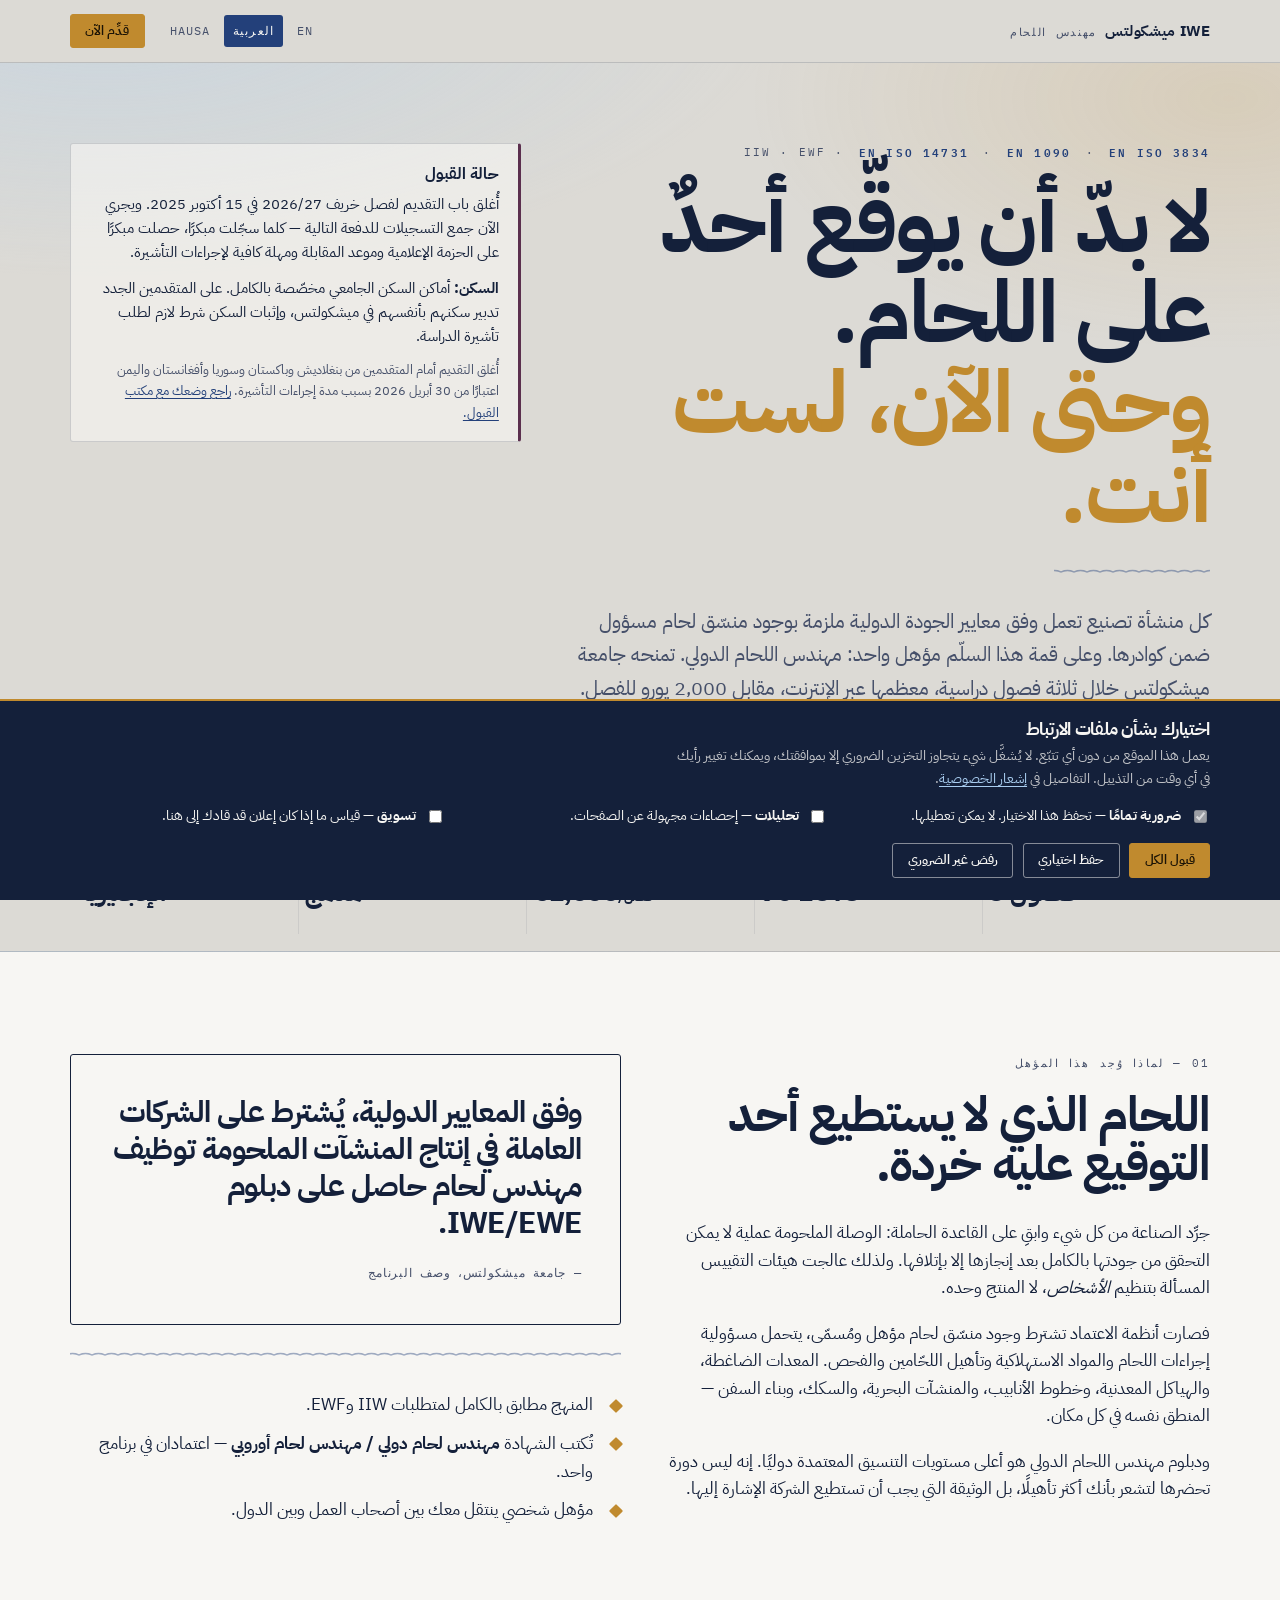
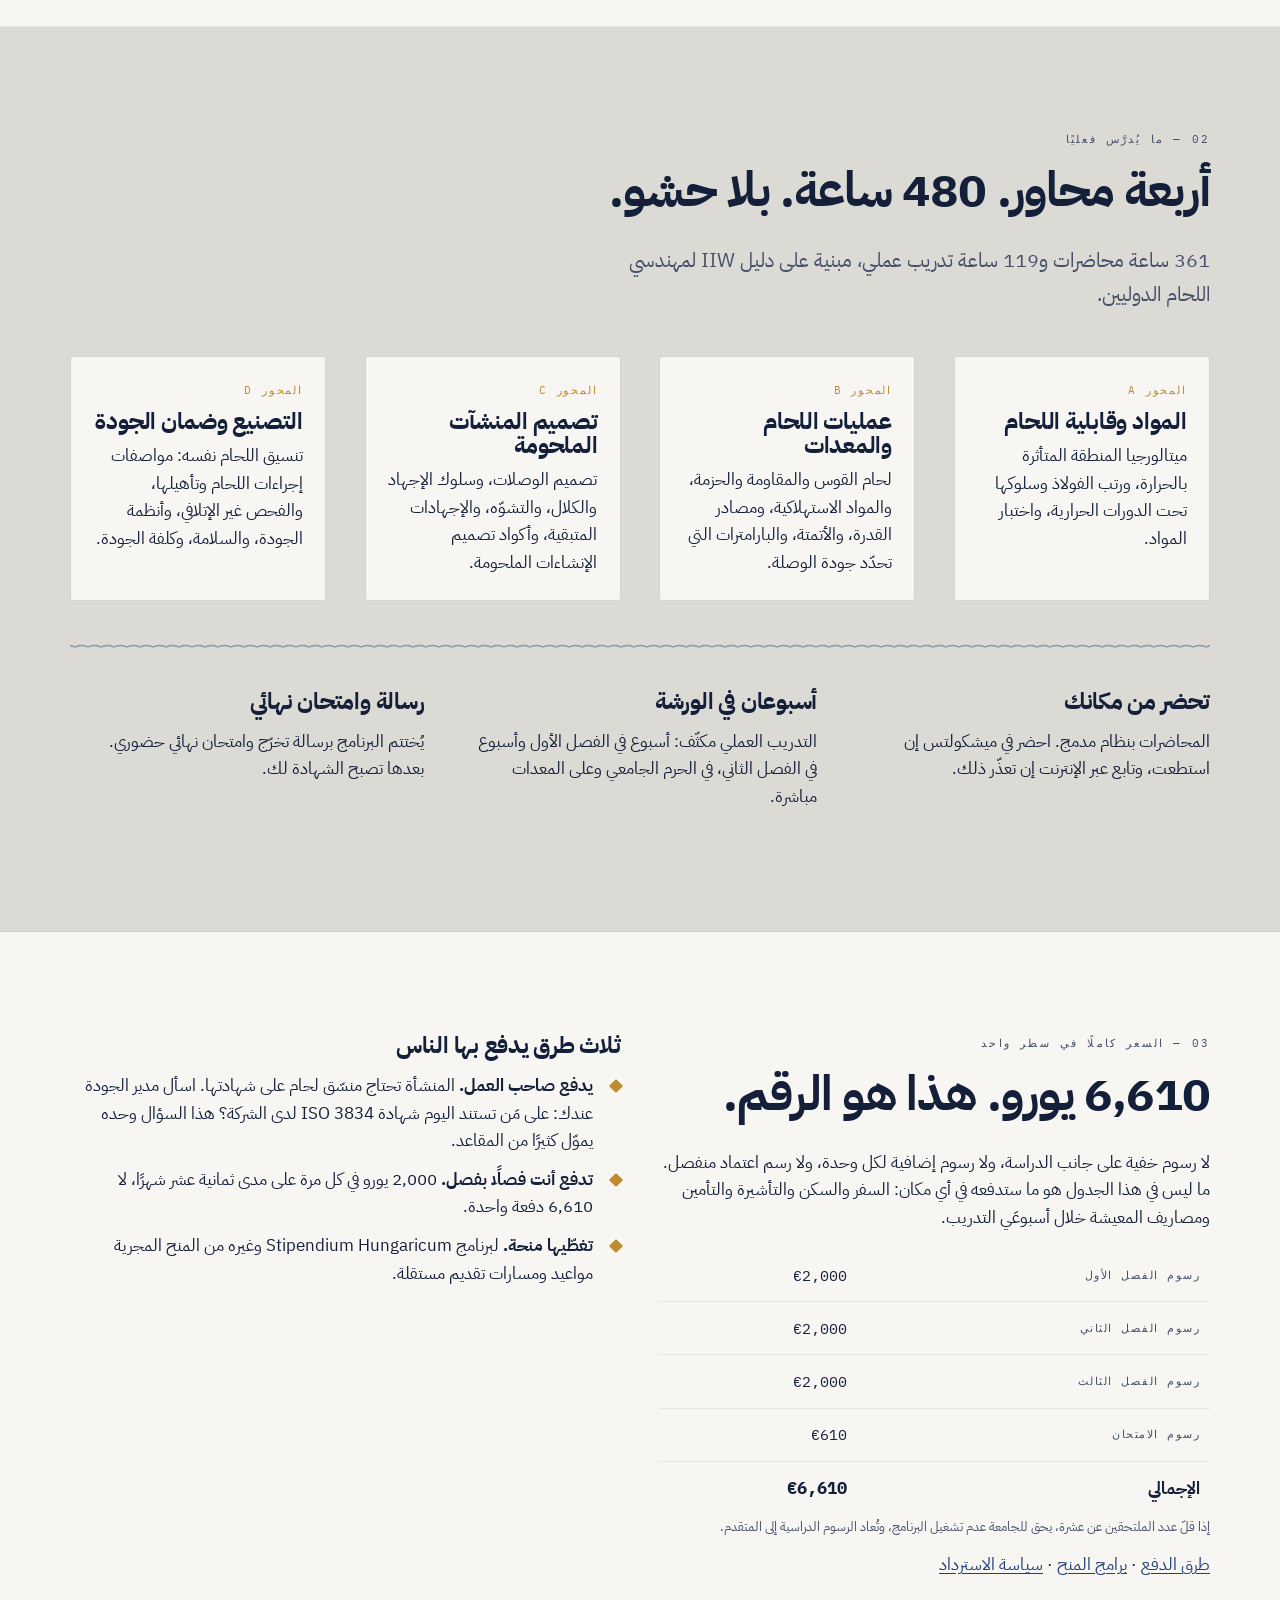
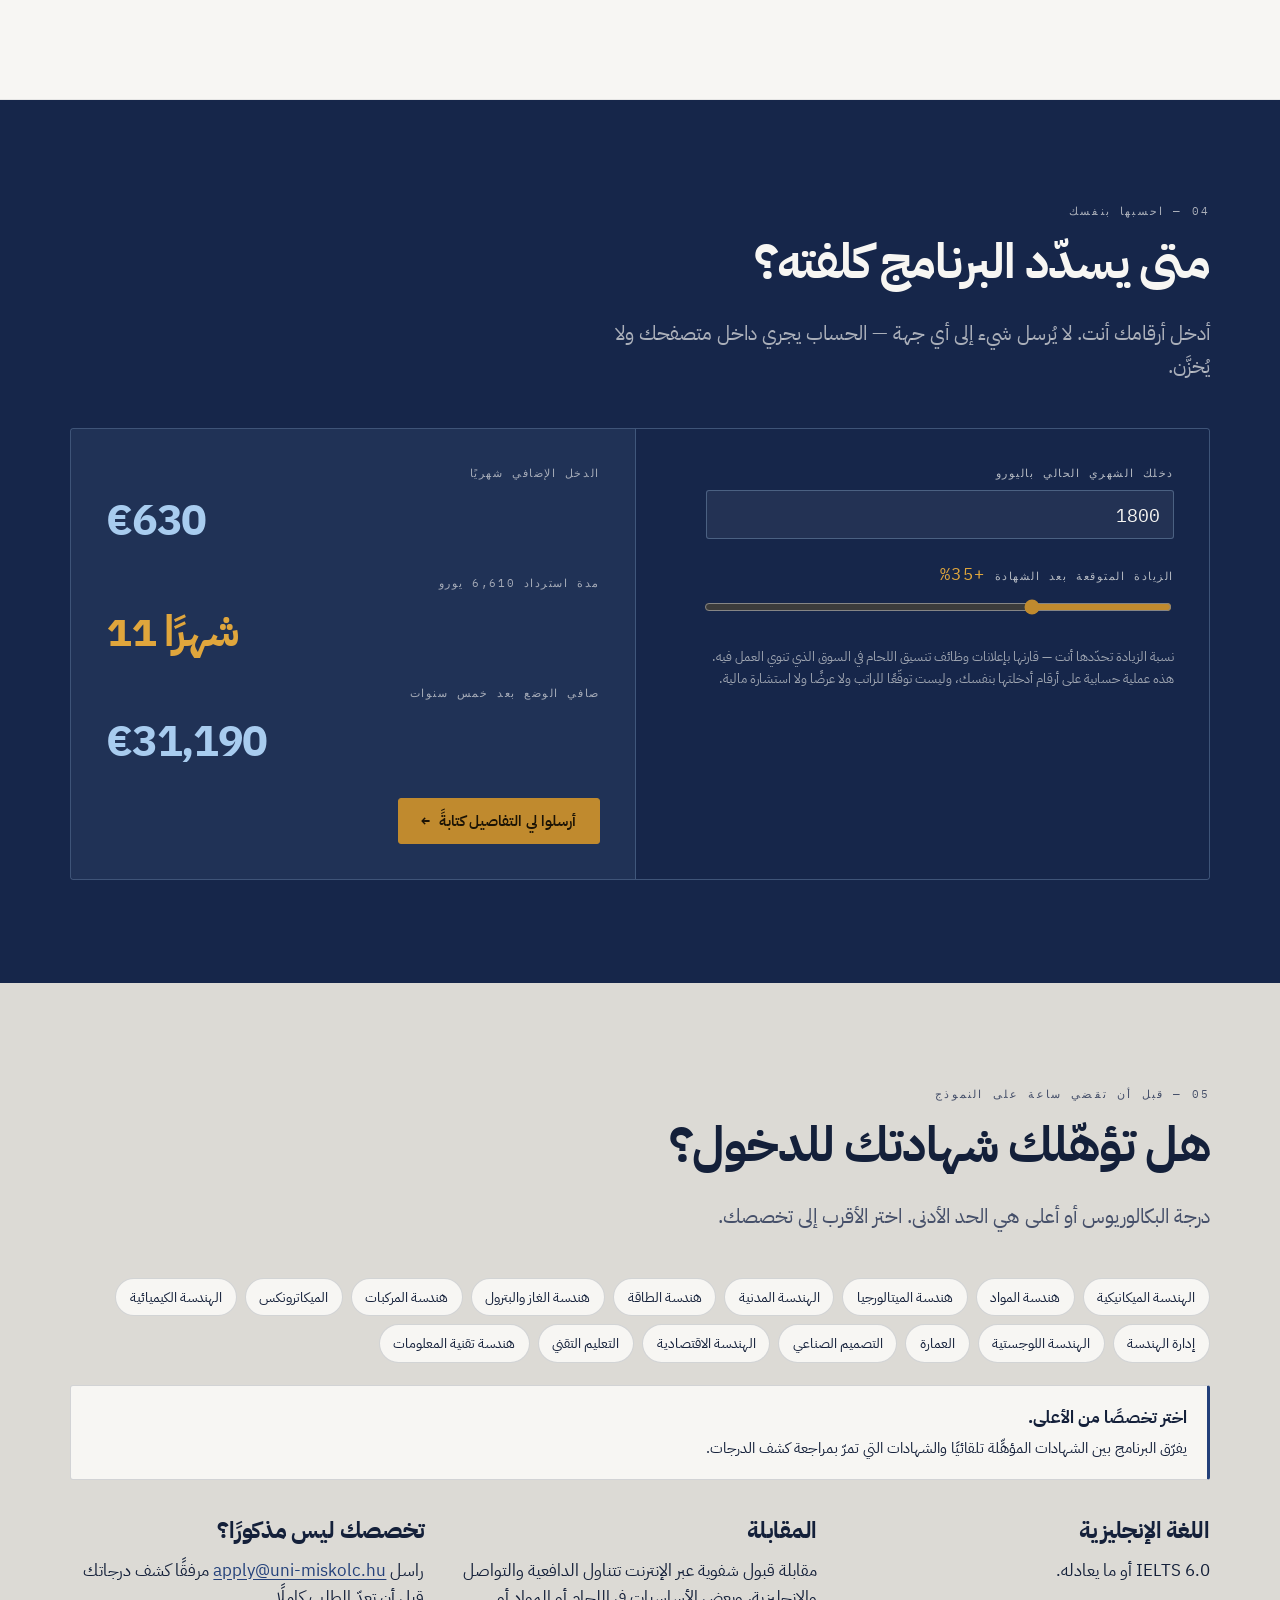
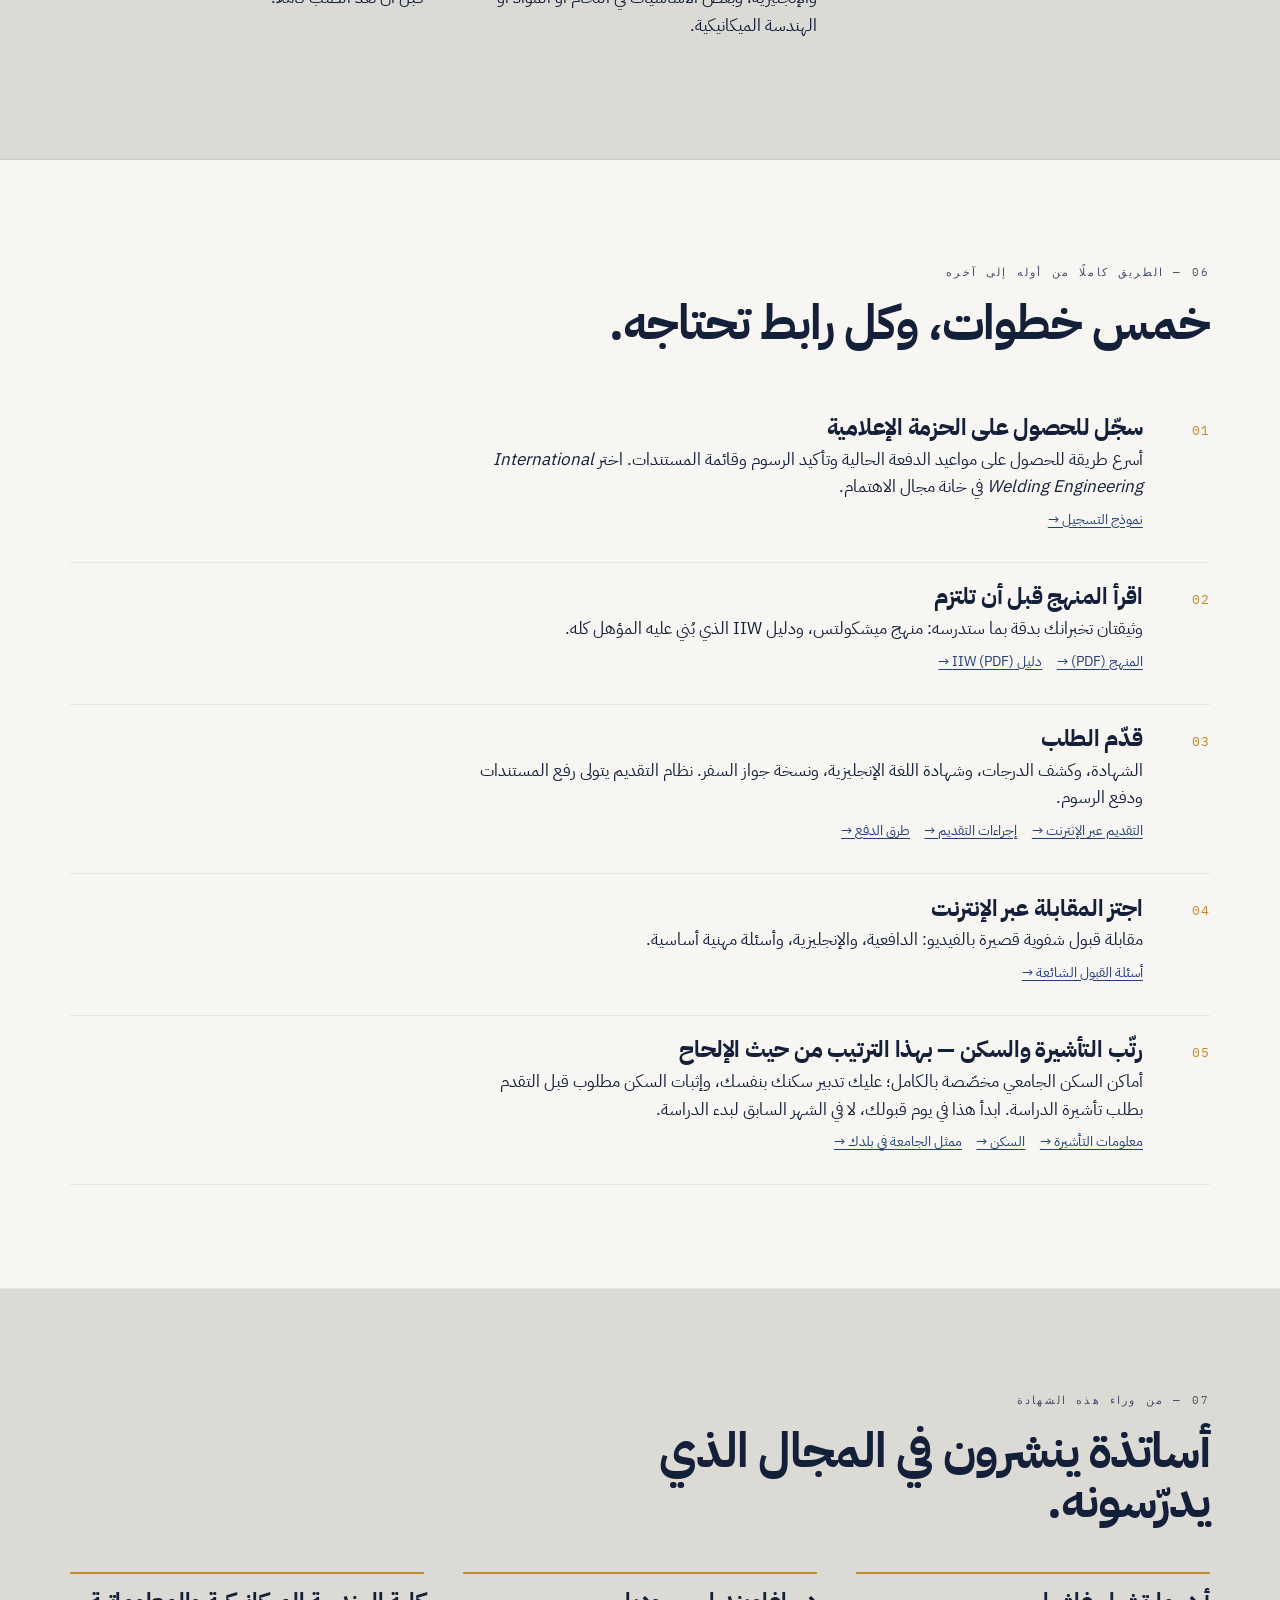
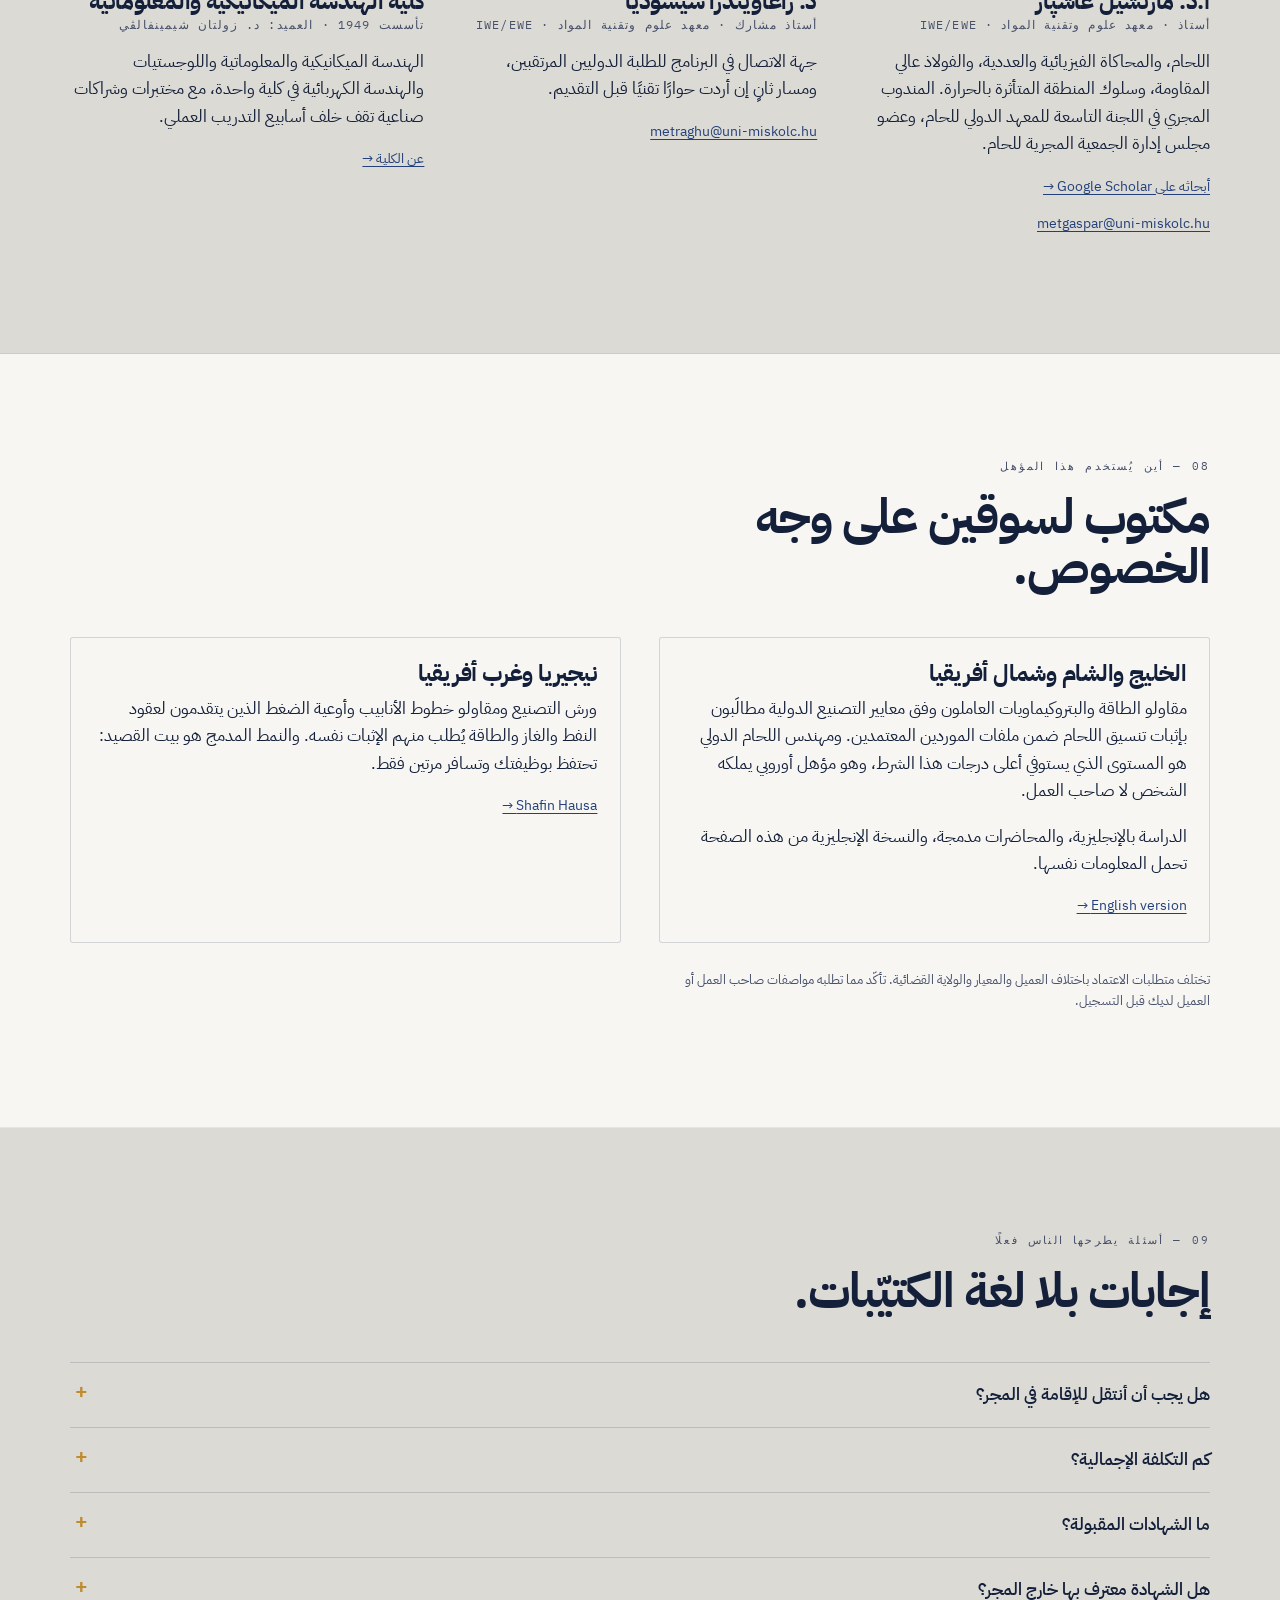
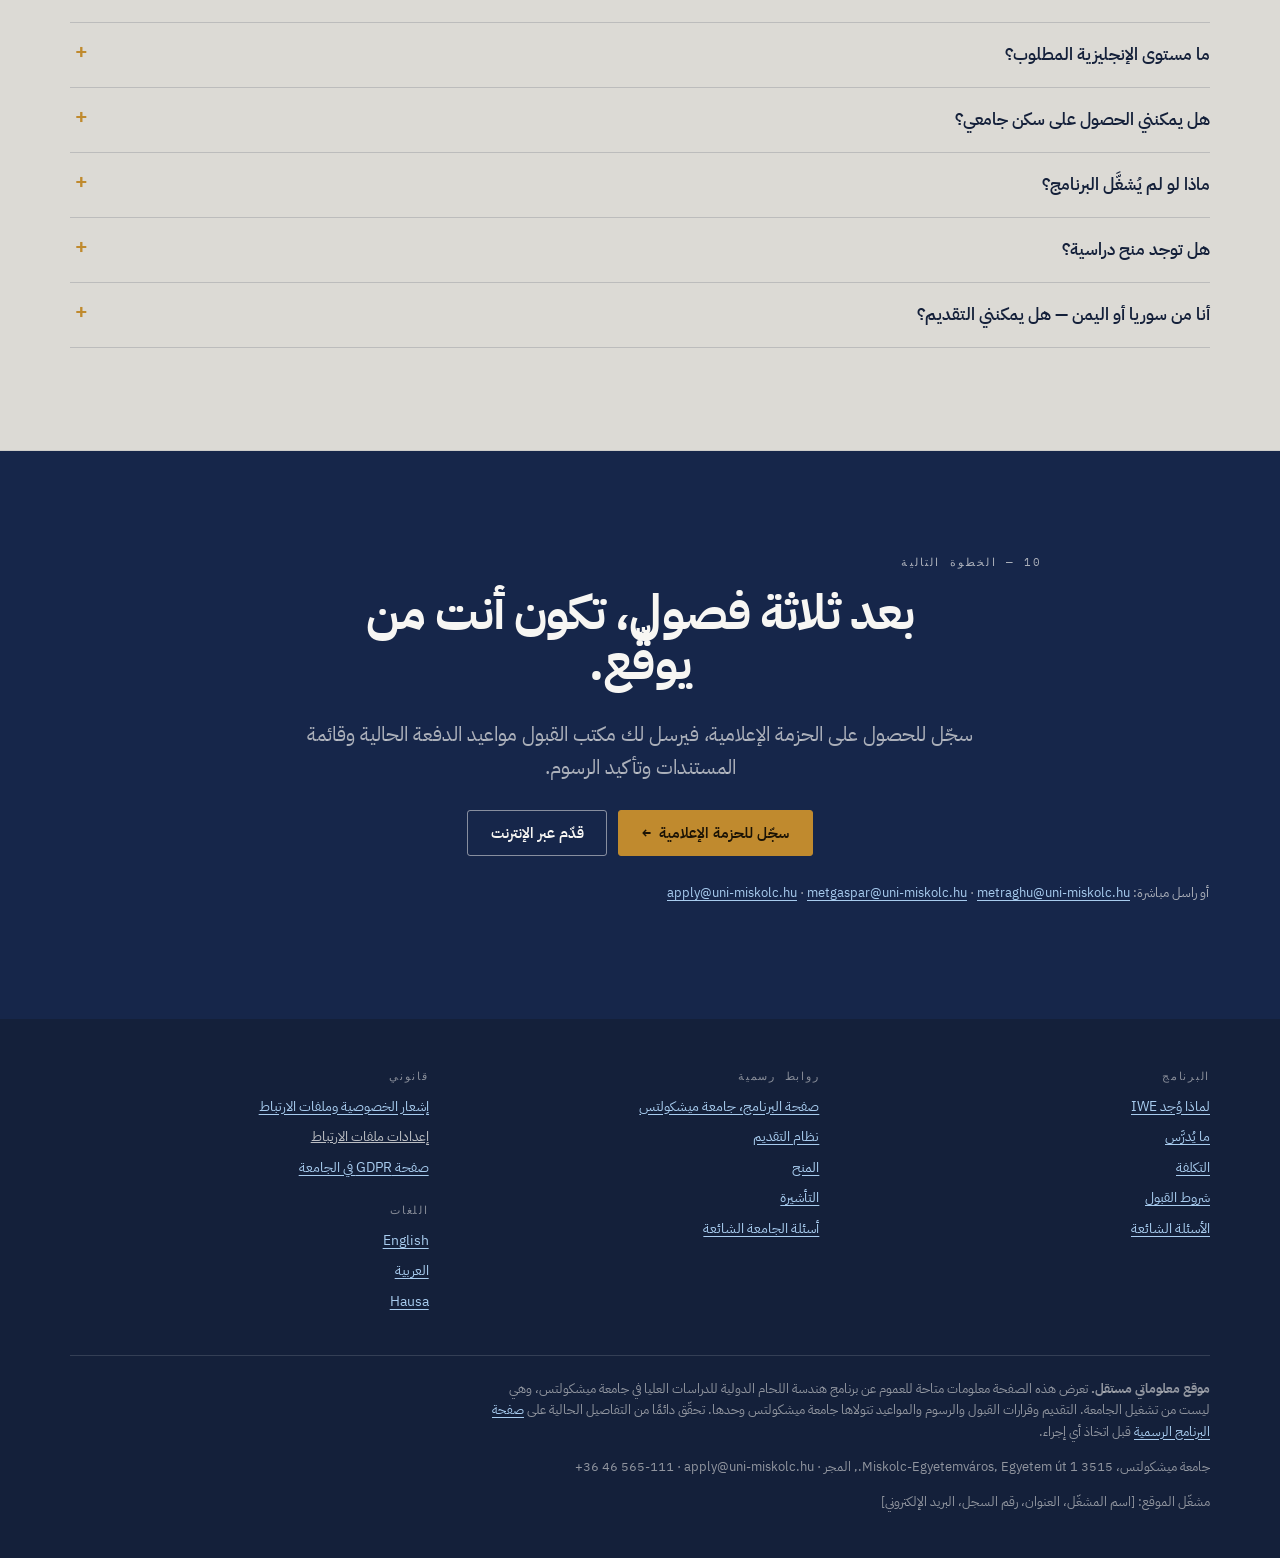
<file: ar/index.html>
<!DOCTYPE html>
<html lang="ar" dir="rtl">
<head>
<meta charset="utf-8">
<meta name="viewport" content="width=device-width, initial-scale=1">

<title>مهندس اللحام الدولي (IWE/EWE) — جامعة ميشكولتس، المجر</title>
<meta name="description" content="دبلوم مهندس اللحام الدولي/الأوروبي من جامعة ميشكولتس في المجر. ثلاثة فصول دراسية، 90 وحدة ECTS، تعليم مدمج، 2,000 يورو للفصل. مطابق لمتطلبات IIW وEWF.">
<meta name="robots" content="index, follow, max-snippet:-1, max-image-preview:large">
<link rel="canonical" href="https://880rzz.github.io/miskolc/ar/">

<link rel="alternate" hreflang="en" href="https://880rzz.github.io/miskolc/">
<link rel="alternate" hreflang="ar" href="https://880rzz.github.io/miskolc/ar/">
<link rel="alternate" hreflang="ha" href="https://880rzz.github.io/miskolc/ha/">
<link rel="alternate" hreflang="x-default" href="https://880rzz.github.io/miskolc/">

<meta property="og:type" content="website">
<meta property="og:locale" content="ar">
<meta property="og:locale:alternate" content="en">
<meta property="og:locale:alternate" content="ha">
<meta property="og:site_name" content="IWE Miskolc">
<meta property="og:title" content="مهندس اللحام الدولي (IWE/EWE) — جامعة ميشكولتس">
<meta property="og:description" content="الشهادة التي تخوّلك التوقيع على المنشآت الملحومة. ثلاثة فصول، 90 ECTS، تعليم مدمج، 2,000 يورو للفصل.">
<meta property="og:url" content="https://880rzz.github.io/miskolc/ar/">
<meta property="og:image" content="https://880rzz.github.io/miskolc/assets/og-ar.jpg">
<meta name="twitter:card" content="summary_large_image">

<link rel="preconnect" href="https://fonts.googleapis.com">
<link rel="preconnect" href="https://fonts.gstatic.com" crossorigin>
<link href="https://fonts.googleapis.com/css2?family=IBM+Plex+Sans+Arabic:wght@400;500;600;700&family=IBM+Plex+Mono:wght@400;500&display=swap" rel="stylesheet">
<link rel="stylesheet" href="../assets/site.css">
<link rel="manifest" href="../site.webmanifest">
<meta name="theme-color" content="#DCDAD5">

<script type="application/ld+json">
{
  "@context": "https://schema.org",
  "@graph": [
    {
      "@type": "WebPage",
      "@id": "https://880rzz.github.io/miskolc/ar/#webpage",
      "url": "https://880rzz.github.io/miskolc/ar/",
      "name": "مهندس اللحام الدولي (IWE/EWE) — جامعة ميشكولتس",
      "inLanguage": "ar",
      "isPartOf": { "@id": "https://880rzz.github.io/miskolc/#website" }
    },
    {
      "@type": "EducationalOccupationalProgram",
      "@id": "https://880rzz.github.io/miskolc/ar/#programme",
      "name": "هندسة اللحام الدولية — برنامج تخصصي للدراسات العليا",
      "alternateName": ["مهندس اللحام الدولي", "مهندس اللحام الأوروبي", "IWE", "EWE"],
      "description": "برنامج تخصصي للدراسات العليا مدته ثلاثة فصول دراسية و90 وحدة ECTS، يمنح دبلوم مهندس اللحام الدولي/الأوروبي. المنهج مطابق لمتطلبات المعهد الدولي للحام (IIW) والاتحاد الأوروبي للحام (EWF).",
      "url": "https://880rzz.github.io/miskolc/ar/",
      "inLanguage": "ar",
      "provider": {
        "@type": "CollegeOrUniversity",
        "@id": "https://880rzz.github.io/miskolc/#org",
        "name": "جامعة ميشكولتس",
        "alternateName": "University of Miskolc",
        "url": "https://www.uni-miskolc.hu/en",
        "address": {
          "@type": "PostalAddress",
          "streetAddress": "Egyetem út 1., Miskolc-Egyetemváros",
          "postalCode": "3515",
          "addressLocality": "Miskolc",
          "addressCountry": "HU"
        },
        "email": "apply@uni-miskolc.hu",
        "telephone": "+36-46-565-111"
      },
      "educationalCredentialAwarded": "دبلوم مهندس اللحام الدولي/الأوروبي (IWE/EWE)",
      "educationalProgramMode": "blended",
      "timeToComplete": "P18M",
      "numberOfCredits": { "@type": "StructuredValue", "value": 90, "unitText": "ECTS" },
      "programPrerequisites": [
        "درجة بكالوريوس هندسية أو أعلى",
        "اللغة الإنجليزية بمستوى IELTS 6.0 أو ما يعادله",
        "مقابلة قبول شفوية عبر الإنترنت"
      ],
      "offers": {
        "@type": "Offer",
        "category": "الرسوم الدراسية",
        "price": "2000",
        "priceCurrency": "EUR",
        "eligibleDuration": { "@type": "QuantitativeValue", "value": 1, "unitText": "فصل دراسي" },
        "url": "https://apply.uni-miskolc.hu/courses/course/33-pg-international-welding-engineering--postgraduate-specialist-training-course"
      }
    },
    {
      "@type": "FAQPage",
      "@id": "https://880rzz.github.io/miskolc/ar/#faq",
      "inLanguage": "ar",
      "mainEntity": [
        {
          "@type": "Question",
          "name": "هل يجب أن أنتقل للإقامة في المجر؟",
          "acceptedAnswer": { "@type": "Answer", "text": "لا. تُقدَّم المحاضرات بنظام مدمج ويمكن متابعتها عبر الإنترنت من أي مكان. لكن يجب حضورك في ميشكولتس لأسبوعين تدريبيين مكثفين — أسبوع في الفصل الأول وأسبوع في الفصل الثاني — إضافة إلى الامتحان النهائي الذي يُعقد حضوريًا." }
        },
        {
          "@type": "Question",
          "name": "كم تبلغ التكلفة الإجمالية لدبلوم IWE في جامعة ميشكولتس؟",
          "acceptedAnswer": { "@type": "Answer", "text": "الرسوم الدراسية 2,000 يورو لكل فصل على مدى ثلاثة فصول، أي 6,000 يورو، إضافة إلى 610 يورو رسوم امتحان. الإجمالي 6,610 يورو، من دون تكاليف السفر والسكن والتأشيرة." }
        },
        {
          "@type": "Question",
          "name": "ما الشهادات الجامعية المقبولة في برنامج مهندس اللحام الدولي؟",
          "acceptedAnswer": { "@type": "Answer", "text": "تُقبل تلقائيًا شهادات الهندسة الميكانيكية وهندسة المواد وهندسة الميتالورجيا والهندسة المدنية وهندسة الطاقة. أما هندسة الغاز والبترول وإدارة الهندسة والعمارة والتصميم الصناعي وهندسة المركبات والهندسة اللوجستية والميكاترونكس والهندسة الاقتصادية والتعليم التقني والهندسة الكيميائية وهندسة تقنية المعلومات فتُقبل بعد مراجعة كشف الدرجات للتحقق من الكفايات التمهيدية." }
        },
        {
          "@type": "Question",
          "name": "هل الشهادة معترف بها دوليًا؟",
          "acceptedAnswer": { "@type": "Answer", "text": "المنهج والمقررات مطابقة لمتطلبات المعهد الدولي للحام (IIW) والاتحاد الأوروبي للحام (EWF)، وتُمنح الشهادة باسم مهندس اللحام الدولي/الأوروبي. أما اعتراف جهة أو عميل بعينه بالمؤهل الشخصي فيبقى قرارًا يخصّه." }
        },
        {
          "@type": "Question",
          "name": "هل يمكنني التقديم إذا كنت من سوريا أو اليمن؟",
          "acceptedAnswer": { "@type": "Answer", "text": "أغلقت الجامعة باب التقديم أمام المتقدمين من بنغلاديش وباكستان وسوريا وأفغانستان واليمن اعتبارًا من 30 أبريل 2026 بسبب مدة إجراءات التأشيرة المتوقعة. راجع مكتب القبول مباشرة على apply@uni-miskolc.hu للتأكد من وضعك." }
        }
      ]
    }
  ]
}
</script>
</head>

<body>
<a class="skip" href="#main">تخطَّ إلى المحتوى</a>

<header class="topbar">
  <div class="wrap topbar__in">
    <a class="brand" href="index.html">IWE ميشكولتس <span>مهندس اللحام</span></a>
    <nav class="langs" aria-label="اللغة">
      <a href="../index.html" lang="en" hreflang="en">EN</a>
      <a href="index.html" aria-current="true" lang="ar" hreflang="ar">العربية</a>
      <a href="../ha/index.html" lang="ha" hreflang="ha">Hausa</a>
    </nav>
    <a class="btn btn--primary btn--sm" href="https://apply.uni-miskolc.hu/courses/course/33-pg-international-welding-engineering--postgraduate-specialist-training-course" rel="noopener">قدِّم الآن</a>
  </div>
</header>

<main id="main">

<section class="hero">
  <div class="wrap">
    <div class="hero__grid">
      <div>
        <p class="eyebrow"><b>EN ISO 3834</b> · <b>EN 1090</b> · <b>EN ISO 14731</b> · IIW · EWF</p>
        <h1>لا بدّ أن يوقّع أحدٌ<br>على اللحام.<em>وحتى الآن، لست أنت.</em></h1>
        <div class="seam seam--short" aria-hidden="true"></div>
        <p class="lede" style="margin-top:1.4rem">
          كل منشأة تصنيع تعمل وفق معايير الجودة الدولية ملزمة بوجود منسّق لحام
          مسؤول ضمن كوادرها. وعلى قمة هذا السلّم مؤهل واحد: مهندس اللحام الدولي.
          تمنحه جامعة ميشكولتس خلال ثلاثة فصول دراسية، معظمها عبر الإنترنت،
          مقابل 2,000 يورو للفصل.
        </p>
        <div class="actions">
          <a class="btn btn--primary" href="https://apply.uni-miskolc.hu/courses/course/33-pg-international-welding-engineering--postgraduate-specialist-training-course" rel="noopener">ابدأ طلبك <span class="btn__arrow">→</span></a>
          <a class="btn btn--ghost" href="#register">احصل على الحزمة الإعلامية</a>
        </div>
      </div>

      <aside class="hero__note">
        <strong>حالة القبول</strong>
        <p style="margin-bottom:.7rem">
          أُغلق باب التقديم لفصل خريف 2026/27 في 15 أكتوبر 2025. ويجري الآن جمع
          التسجيلات للدفعة التالية — كلما سجّلت مبكرًا، حصلت مبكرًا على الحزمة
          الإعلامية وموعد المقابلة ومهلة كافية لإجراءات التأشيرة.
        </p>
        <p style="margin-bottom:.7rem">
          <strong style="display:inline;font-size:.93rem">السكن:</strong>
          أماكن السكن الجامعي مخصّصة بالكامل. على المتقدمين الجدد تدبير سكنهم
          بأنفسهم في ميشكولتس، وإثبات السكن شرط لازم لطلب تأشيرة الدراسة.
        </p>
        <p class="tiny" style="margin:0">
          أُغلق التقديم أمام المتقدمين من بنغلاديش وباكستان وسوريا وأفغانستان
          واليمن اعتبارًا من 30 أبريل 2026 بسبب مدة إجراءات التأشيرة.
          <a href="mailto:apply@uni-miskolc.hu">راجع وضعك مع مكتب القبول.</a>
        </p>
      </aside>
    </div>

    <dl class="strip">
      <div><dt>المدة</dt><dd>3 فصول</dd></div>
      <div><dt>الوحدات</dt><dd>90 ECTS</dd></div>
      <div><dt>الرسوم</dt><dd>€2,000<span style="font-size:.55em">/فصل</span></dd></div>
      <div><dt>النمط</dt><dd>مدمج</dd></div>
      <div><dt>لغة الدراسة</dt><dd>الإنجليزية</dd></div>
    </dl>
  </div>
</section>

<section class="sec sec--paper" id="why">
  <div class="wrap">
    <div class="cols cols--2">
      <div>
        <p class="eyebrow">01 — لماذا وُجد هذا المؤهل</p>
        <h2>اللحام الذي لا يستطيع أحد التوقيع عليه خردة.</h2>
        <p>
          جرِّد الصناعة من كل شيء وابقِ على القاعدة الحاملة: الوصلة الملحومة
          عملية لا يمكن التحقق من جودتها بالكامل بعد إنجازها إلا بإتلافها.
          ولذلك عالجت هيئات التقييس المسألة بتنظيم <em>الأشخاص</em>، لا المنتج وحده.
        </p>
        <p>
          فصارت أنظمة الاعتماد تشترط وجود منسّق لحام مؤهل ومُسمّى، يتحمل مسؤولية
          إجراءات اللحام والمواد الاستهلاكية وتأهيل اللحّامين والفحص. المعدات
          الضاغطة، والهياكل المعدنية، وخطوط الأنابيب، والمنشآت البحرية، والسكك،
          وبناء السفن — المنطق نفسه في كل مكان.
        </p>
        <p>
          ودبلوم مهندس اللحام الدولي هو أعلى مستويات التنسيق المعتمدة دوليًا.
          إنه ليس دورة تحضرها لتشعر بأنك أكثر تأهيلًا، بل الوثيقة التي يجب أن
          تستطيع الشركة الإشارة إليها.
        </p>
      </div>
      <div>
        <div class="fact reveal">
          <q>وفق المعايير الدولية، يُشترط على الشركات العاملة في إنتاج المنشآت الملحومة توظيف مهندس لحام حاصل على دبلوم IWE/EWE.</q>
          <cite>— جامعة ميشكولتس، وصف البرنامج</cite>
        </div>
        <div class="seam seam--wide" aria-hidden="true" style="margin:1.6rem 0"></div>
        <ul class="ticks">
          <li>المنهج مطابق بالكامل لمتطلبات IIW وEWF.</li>
          <li>تُكتب الشهادة <strong>مهندس لحام دولي / مهندس لحام أوروبي</strong> — اعتمادان في برنامج واحد.</li>
          <li>مؤهل شخصي ينتقل معك بين أصحاب العمل وبين الدول.</li>
        </ul>
      </div>
    </div>
  </div>
</section>

<section class="sec" id="programme">
  <div class="wrap">
    <div class="sec__head">
      <p class="eyebrow">02 — ما يُدرَّس فعليًا</p>
      <h2>أربعة محاور. 480 ساعة. بلا حشو.</h2>
      <p class="lede">361 ساعة محاضرات و119 ساعة تدريب عملي، مبنية على دليل IIW لمهندسي اللحام الدوليين.</p>
    </div>
    <div class="cols cols--4">
      <article class="card reveal">
        <span class="card__num">المحور A</span>
        <h3>المواد وقابلية اللحام</h3>
        <p>ميتالورجيا المنطقة المتأثرة بالحرارة، ورتب الفولاذ وسلوكها تحت الدورات الحرارية، واختبار المواد.</p>
      </article>
      <article class="card reveal">
        <span class="card__num">المحور B</span>
        <h3>عمليات اللحام والمعدات</h3>
        <p>لحام القوس والمقاومة والحزمة، والمواد الاستهلاكية، ومصادر القدرة، والأتمتة، والبارامترات التي تحدّد جودة الوصلة.</p>
      </article>
      <article class="card reveal">
        <span class="card__num">المحور C</span>
        <h3>تصميم المنشآت الملحومة</h3>
        <p>تصميم الوصلات، وسلوك الإجهاد والكلال، والتشوّه، والإجهادات المتبقية، وأكواد تصميم الإنشاءات الملحومة.</p>
      </article>
      <article class="card reveal">
        <span class="card__num">المحور D</span>
        <h3>التصنيع وضمان الجودة</h3>
        <p>تنسيق اللحام نفسه: مواصفات إجراءات اللحام وتأهيلها، والفحص غير الإتلافي، وأنظمة الجودة، والسلامة، وكلفة الجودة.</p>
      </article>
    </div>

    <div class="seam seam--wide" aria-hidden="true" style="margin:2.6rem 0 2rem"></div>

    <div class="cols cols--3">
      <div>
        <h3>تحضر من مكانك</h3>
        <p>المحاضرات بنظام مدمج. احضر في ميشكولتس إن استطعت، وتابع عبر الإنترنت إن تعذّر ذلك.</p>
      </div>
      <div>
        <h3>أسبوعان في الورشة</h3>
        <p>التدريب العملي مكثّف: أسبوع في الفصل الأول وأسبوع في الفصل الثاني، في الحرم الجامعي وعلى المعدات مباشرة.</p>
      </div>
      <div>
        <h3>رسالة وامتحان نهائي</h3>
        <p>يُختتم البرنامج برسالة تخرّج وامتحان نهائي حضوري. بعدها تصبح الشهادة لك.</p>
      </div>
    </div>
  </div>
</section>

<section class="sec sec--paper" id="cost">
  <div class="wrap">
    <div class="cols cols--2">
      <div>
        <p class="eyebrow">03 — السعر كاملًا في سطر واحد</p>
        <h2>6,610 يورو. هذا هو الرقم.</h2>
        <p>لا رسوم خفية على جانب الدراسة، ولا رسوم إضافية لكل وحدة، ولا رسم اعتماد منفصل. ما ليس في هذا الجدول هو ما ستدفعه في أي مكان: السفر والسكن والتأشيرة والتأمين ومصاريف المعيشة خلال أسبوعَي التدريب.</p>
        <table class="money">
          <caption class="sr-only">التكلفة الإجمالية للبرنامج</caption>
          <tbody>
            <tr><th scope="row">رسوم الفصل الأول</th><td>€2,000</td></tr>
            <tr><th scope="row">رسوم الفصل الثاني</th><td>€2,000</td></tr>
            <tr><th scope="row">رسوم الفصل الثالث</th><td>€2,000</td></tr>
            <tr><th scope="row">رسوم الامتحان</th><td>€610</td></tr>
            <tr class="total"><td>الإجمالي</td><td>€6,610</td></tr>
          </tbody>
        </table>
        <p class="tiny">إذا قلّ عدد الملتحقين عن عشرة، يحق للجامعة عدم تشغيل البرنامج، وتُعاد الرسوم الدراسية إلى المتقدم.</p>
        <p><a href="https://www.uni-miskolc.hu/en/admission/payment-options/" rel="noopener">طرق الدفع</a> · <a href="https://www.uni-miskolc.hu/en/admission/scholarship-programmes/" rel="noopener">برامج المنح</a> · <a href="https://www.uni-miskolc.hu/en/admission/refund-information/" rel="noopener">سياسة الاسترداد</a></p>
      </div>
      <div>
        <h3>ثلاث طرق يدفع بها الناس</h3>
        <ul class="ticks">
          <li><strong>يدفع صاحب العمل.</strong> المنشأة تحتاج منسّق لحام على شهادتها. اسأل مدير الجودة عندك: على مَن تستند اليوم شهادة ISO 3834 لدى الشركة؟ هذا السؤال وحده يموّل كثيرًا من المقاعد.</li>
          <li><strong>تدفع أنت فصلًا بفصل.</strong> 2,000 يورو في كل مرة على مدى ثمانية عشر شهرًا، لا 6,610 دفعة واحدة.</li>
          <li><strong>تغطّيها منحة.</strong> لبرنامج Stipendium Hungaricum وغيره من المنح المجرية مواعيد ومسارات تقديم مستقلة.</li>
        </ul>
      </div>
    </div>
  </div>
</section>

<section class="sec sec--dark" id="payback">
  <div class="wrap">
    <div class="sec__head">
      <p class="eyebrow">04 — احسبها بنفسك</p>
      <h2>متى يسدّد البرنامج كلفته؟</h2>
      <p class="lede">أدخل أرقامك أنت. لا يُرسل شيء إلى أي جهة — الحساب يجري داخل متصفحك ولا يُخزَّن.</p>
    </div>

    <div class="calc" id="calc" data-cost="6610" data-locale="ar" data-months="شهرًا" data-never="—">
      <div class="calc__in">
        <div class="field">
          <label for="calc-salary">دخلك الشهري الحالي باليورو</label>
          <input type="number" id="calc-salary" value="1800" min="0" step="50" inputmode="numeric">
        </div>
        <div class="field">
          <label for="calc-uplift">الزيادة المتوقعة بعد الشهادة <span class="val" id="calc-uplift-val">+35%</span></label>
          <input type="range" id="calc-uplift" value="35" min="0" max="120" step="5">
        </div>
        <p class="tiny" style="color:rgba(247,246,243,.6)">
          نسبة الزيادة تحدّدها أنت — قارنها بإعلانات وظائف تنسيق اللحام في السوق
          الذي تنوي العمل فيه. هذه عملية حسابية على أرقام أدخلتها بنفسك، وليست
          توقّعًا للراتب ولا عرضًا ولا استشارة مالية.
        </p>
      </div>
      <div class="calc__out">
        <dl class="readout">
          <dt>الدخل الإضافي شهريًا</dt>
          <dd id="out-gain">€630</dd>
          <dt>مدة استرداد 6,610 يورو</dt>
          <dd class="hero-num" id="out-months">11 شهرًا</dd>
          <dt>صافي الوضع بعد خمس سنوات</dt>
          <dd id="out-five">€31,190</dd>
        </dl>
        <a class="btn btn--primary" href="#register">أرسلوا لي التفاصيل كتابةً <span class="btn__arrow">→</span></a>
      </div>
    </div>
  </div>
</section>

<section class="sec" id="eligibility">
  <div class="wrap">
    <div class="sec__head">
      <p class="eyebrow">05 — قبل أن تقضي ساعة على النموذج</p>
      <h2>هل تؤهّلك شهادتك للدخول؟</h2>
      <p class="lede">درجة البكالوريوس أو أعلى هي الحد الأدنى. اختر الأقرب إلى تخصصك.</p>
    </div>

    <ul class="chips" id="degree-chips">
      <li><button type="button" data-state="green" aria-pressed="false">الهندسة الميكانيكية</button></li>
      <li><button type="button" data-state="green" aria-pressed="false">هندسة المواد</button></li>
      <li><button type="button" data-state="green" aria-pressed="false">هندسة الميتالورجيا</button></li>
      <li><button type="button" data-state="green" aria-pressed="false">الهندسة المدنية</button></li>
      <li><button type="button" data-state="green" aria-pressed="false">هندسة الطاقة</button></li>
      <li><button type="button" data-state="amber" aria-pressed="false">هندسة الغاز والبترول</button></li>
      <li><button type="button" data-state="amber" aria-pressed="false">هندسة المركبات</button></li>
      <li><button type="button" data-state="amber" aria-pressed="false">الميكاترونكس</button></li>
      <li><button type="button" data-state="amber" aria-pressed="false">الهندسة الكيميائية</button></li>
      <li><button type="button" data-state="amber" aria-pressed="false">إدارة الهندسة</button></li>
      <li><button type="button" data-state="amber" aria-pressed="false">الهندسة اللوجستية</button></li>
      <li><button type="button" data-state="amber" aria-pressed="false">العمارة</button></li>
      <li><button type="button" data-state="amber" aria-pressed="false">التصميم الصناعي</button></li>
      <li><button type="button" data-state="amber" aria-pressed="false">الهندسة الاقتصادية</button></li>
      <li><button type="button" data-state="amber" aria-pressed="false">التعليم التقني</button></li>
      <li><button type="button" data-state="amber" aria-pressed="false">هندسة تقنية المعلومات</button></li>
    </ul>

    <div class="verdict" id="degree-verdict"
         data-title-green="مقبول مباشرة."
         data-body-green="هذه الشهادة تستوفي شرط القبول تلقائيًا. تبقى عليك الإنجليزية بمستوى IELTS 6.0 أو ما يعادله، والمقابلة الشفوية عبر الإنترنت."
         data-title-amber="مقبول بعد مراجعة كشف الدرجات."
         data-body-amber="أرفق كشف درجاتك مع الطلب. تتحقق الكلية من امتلاكك الكفايات التمهيدية اللازمة قبل قبولك.">
      <strong>اختر تخصصًا من الأعلى.</strong>
      <p>يفرّق البرنامج بين الشهادات المؤهِّلة تلقائيًا والشهادات التي تمرّ بمراجعة كشف الدرجات.</p>
    </div>

    <div class="cols cols--3" style="margin-top:2.4rem">
      <div><h3>اللغة الإنجليزية</h3><p>IELTS 6.0 أو ما يعادله.</p></div>
      <div><h3>المقابلة</h3><p>مقابلة قبول شفوية عبر الإنترنت تتناول الدافعية والتواصل والإنجليزية، وبعض الأساسيات في اللحام أو المواد أو الهندسة الميكانيكية.</p></div>
      <div><h3>تخصصك ليس مذكورًا؟</h3><p>راسل <a href="mailto:apply@uni-miskolc.hu">apply@uni-miskolc.hu</a> مرفقًا كشف درجاتك قبل أن تعدّ الطلب كاملًا.</p></div>
    </div>
  </div>
</section>

<section class="sec sec--paper" id="apply">
  <div class="wrap">
    <div class="sec__head">
      <p class="eyebrow">06 — الطريق كاملًا من أوله إلى آخره</p>
      <h2>خمس خطوات، وكل رابط تحتاجه.</h2>
    </div>
    <ol class="steps">
      <li>
        <div>
          <h3>سجّل للحصول على الحزمة الإعلامية</h3>
          <p>أسرع طريقة للحصول على مواعيد الدفعة الحالية وتأكيد الرسوم وقائمة المستندات. اختر <em>International Welding Engineering</em> في خانة مجال الاهتمام.</p>
          <p class="linkrow"><a href="https://www.uni-miskolc.hu/en/education/graduate-programmes/international-welding-engineering/#register" rel="noopener">نموذج التسجيل →</a></p>
        </div>
      </li>
      <li>
        <div>
          <h3>اقرأ المنهج قبل أن تلتزم</h3>
          <p>وثيقتان تخبرانك بدقة بما ستدرسه: منهج ميشكولتس، ودليل IIW الذي بُني عليه المؤهل كله.</p>
          <p class="linkrow">
            <a href="https://www.uni-miskolc.hu/wp-content/uploads/2025/09/International_Welding_Engineer_Curriculum.pdf" rel="noopener">المنهج (PDF) →</a>
            <a href="https://www.uni-miskolc.hu/wp-content/uploads/2025/09/IIW-Guideline-for-International-Welding-Engineers-Technologists-Specialists-and-Practitioners.pdf" rel="noopener">دليل IIW (PDF) →</a>
          </p>
        </div>
      </li>
      <li>
        <div>
          <h3>قدّم الطلب</h3>
          <p>الشهادة، وكشف الدرجات، وشهادة اللغة الإنجليزية، ونسخة جواز السفر. نظام التقديم يتولى رفع المستندات ودفع الرسوم.</p>
          <p class="linkrow">
            <a href="https://apply.uni-miskolc.hu/courses/course/33-pg-international-welding-engineering--postgraduate-specialist-training-course" rel="noopener">التقديم عبر الإنترنت →</a>
            <a href="https://www.uni-miskolc.hu/en/admission/application-procedure/" rel="noopener">إجراءات التقديم →</a>
            <a href="https://www.uni-miskolc.hu/en/admission/payment-options/" rel="noopener">طرق الدفع →</a>
          </p>
        </div>
      </li>
      <li>
        <div>
          <h3>اجتز المقابلة عبر الإنترنت</h3>
          <p>مقابلة قبول شفوية قصيرة بالفيديو: الدافعية، والإنجليزية، وأسئلة مهنية أساسية.</p>
          <p class="linkrow"><a href="https://www.uni-miskolc.hu/en/admission/faq/application-and-admission/" rel="noopener">أسئلة القبول الشائعة →</a></p>
        </div>
      </li>
      <li>
        <div>
          <h3>رتّب التأشيرة والسكن — بهذا الترتيب من حيث الإلحاح</h3>
          <p>أماكن السكن الجامعي مخصّصة بالكامل؛ عليك تدبير سكنك بنفسك، وإثبات السكن مطلوب قبل التقدم بطلب تأشيرة الدراسة. ابدأ هذا في يوم قبولك، لا في الشهر السابق لبدء الدراسة.</p>
          <p class="linkrow">
            <a href="https://www.uni-miskolc.hu/en/admission/visa/" rel="noopener">معلومات التأشيرة →</a>
            <a href="https://www.uni-miskolc.hu/en/admission/accommodation-information-for-prospective-students/" rel="noopener">السكن →</a>
            <a href="https://www.uni-miskolc.hu/en/admission/country-representatives/" rel="noopener">ممثل الجامعة في بلدك →</a>
          </p>
        </div>
      </li>
    </ol>
  </div>
</section>

<section class="sec" id="faculty">
  <div class="wrap">
    <div class="sec__head">
      <p class="eyebrow">07 — من وراء هذه الشهادة</p>
      <h2>أساتذة ينشرون في المجال الذي يدرّسونه.</h2>
    </div>
    <div class="cols cols--3">
      <div class="person reveal">
        <h3>أ.د. مارتشيل غاشپار</h3>
        <p class="role">أستاذ · معهد علوم وتقنية المواد · IWE/EWE</p>
        <p>اللحام، والمحاكاة الفيزيائية والعددية، والفولاذ عالي المقاومة، وسلوك المنطقة المتأثرة بالحرارة. المندوب المجري في اللجنة التاسعة للمعهد الدولي للحام، وعضو مجلس إدارة الجمعية المجرية للحام.</p>
        <p class="linkrow"><a href="https://scholar.google.com/citations?user=DULQJp4AAAAJ" rel="noopener">أبحاثه على Google Scholar →</a></p>
        <p class="linkrow"><a href="mailto:metgaspar@uni-miskolc.hu">metgaspar@uni-miskolc.hu</a></p>
      </div>
      <div class="person reveal">
        <h3>د. راغاويندرا سيسوديا</h3>
        <p class="role">أستاذ مشارك · معهد علوم وتقنية المواد · IWE/EWE</p>
        <p>جهة الاتصال في البرنامج للطلبة الدوليين المرتقبين، ومسار ثانٍ إن أردت حوارًا تقنيًا قبل التقديم.</p>
        <p class="linkrow"><a href="mailto:metraghu@uni-miskolc.hu">metraghu@uni-miskolc.hu</a></p>
      </div>
      <div class="person reveal">
        <h3>كلية الهندسة الميكانيكية والمعلوماتية</h3>
        <p class="role">تأسست 1949 · العميد: د. زولتان شيمينفالڤي</p>
        <p>الهندسة الميكانيكية والمعلوماتية واللوجستيات والهندسة الكهربائية في كلية واحدة، مع مختبرات وشراكات صناعية تقف خلف أسابيع التدريب العملي.</p>
        <p class="linkrow"><a href="https://www.uni-miskolc.hu/en/university/organisations/faculties/" rel="noopener">عن الكلية →</a></p>
      </div>
    </div>
  </div>
</section>

<section class="sec sec--paper" id="regions">
  <div class="wrap">
    <div class="sec__head">
      <p class="eyebrow">08 — أين يُستخدم هذا المؤهل</p>
      <h2>مكتوب لسوقين على وجه الخصوص.</h2>
    </div>
    <div class="cols cols--2">
      <article class="card">
        <h3>الخليج والشام وشمال أفريقيا</h3>
        <p>مقاولو الطاقة والبتروكيماويات العاملون وفق معايير التصنيع الدولية مطالَبون بإثبات تنسيق اللحام ضمن ملفات الموردين المعتمدين. ومهندس اللحام الدولي هو المستوى الذي يستوفي أعلى درجات هذا الشرط، وهو مؤهل أوروبي يملكه الشخص لا صاحب العمل.</p>
        <p>الدراسة بالإنجليزية، والمحاضرات مدمجة، والنسخة الإنجليزية من هذه الصفحة تحمل المعلومات نفسها.</p>
        <p class="linkrow"><a href="../index.html" hreflang="en" lang="en">English version →</a></p>
      </article>
      <article class="card">
        <h3>نيجيريا وغرب أفريقيا</h3>
        <p>ورش التصنيع ومقاولو خطوط الأنابيب وأوعية الضغط الذين يتقدمون لعقود النفط والغاز والطاقة يُطلب منهم الإثبات نفسه. والنمط المدمج هو بيت القصيد: تحتفظ بوظيفتك وتسافر مرتين فقط.</p>
        <p class="linkrow"><a href="../ha/index.html" hreflang="ha" lang="ha">Shafin Hausa →</a></p>
      </article>
    </div>
    <p class="tiny" style="margin-top:1.6rem">تختلف متطلبات الاعتماد باختلاف العميل والمعيار والولاية القضائية. تأكّد مما تطلبه مواصفات صاحب العمل أو العميل لديك قبل التسجيل.</p>
  </div>
</section>

<section class="sec" id="faq">
  <div class="wrap">
    <div class="sec__head">
      <p class="eyebrow">09 — أسئلة يطرحها الناس فعلًا</p>
      <h2>إجابات بلا لغة الكتيّبات.</h2>
    </div>
    <div class="faq">
      <details>
        <summary>هل يجب أن أنتقل للإقامة في المجر؟</summary>
        <div><p>لا. المحاضرات مدمجة ويمكن متابعتها عبر الإنترنت من أي مكان. لكن حضورك في ميشكولتس مطلوب لأسبوعين تدريبيين — أسبوع في الفصل الأول وأسبوع في الفصل الثاني — وللامتحان النهائي الذي يُعقد حضوريًا.</p></div>
      </details>
      <details>
        <summary>كم التكلفة الإجمالية؟</summary>
        <div><p>2,000 يورو لكل فصل على مدى ثلاثة فصول، إضافة إلى 610 يورو رسوم امتحان: 6,610 يورو. تكاليف السفر والسكن والتأمين والتأشيرة منفصلة وتعتمد على بلد قدومك.</p></div>
      </details>
      <details>
        <summary>ما الشهادات المقبولة؟</summary>
        <div><p>تُقبل تلقائيًا شهادات الهندسة الميكانيكية وهندسة المواد والميتالورجيا والهندسة المدنية وهندسة الطاقة. أما هندسة الغاز والبترول وإدارة الهندسة والعمارة والتصميم الصناعي وهندسة المركبات واللوجستيات والميكاترونكس والهندسة الاقتصادية والتعليم التقني والهندسة الكيميائية وتقنية المعلومات فتُقبل بعد مراجعة الكلية لكشف درجاتك.</p></div>
      </details>
      <details>
        <summary>هل الشهادة معترف بها خارج المجر؟</summary>
        <div><p>المنهج مطابق لمتطلبات IIW وEWF، وتُمنح الشهادة باسم مهندس اللحام الدولي/الأوروبي. أما اعتراف عميل بعينه أو جهة وطنية بعينها بالمؤهل الشخصي فيبقى قرارًا يخصّها — تحقق من قواعد السوق المستهدف.</p></div>
      </details>
      <details>
        <summary>ما مستوى الإنجليزية المطلوب؟</summary>
        <div><p>IELTS 6.0 أو ما يعادله، إضافة إلى المقابلة الشفوية التي تختبر قدرتك على إدارة حوار تقني بالإنجليزية.</p></div>
      </details>
      <details>
        <summary>هل يمكنني الحصول على سكن جامعي؟</summary>
        <div><p>ليس حاليًا — أماكن السكن الجامعي مخصّصة بالكامل، وتُقبل الطلبات الجديدة فقط ممن يدبّرون سكنهم بأنفسهم. وإثبات السكن جزء لازم من طلب تأشيرة الدراسة، فتعامل معه كخطوة حاسمة.</p></div>
      </details>
      <details>
        <summary>ماذا لو لم يُشغَّل البرنامج؟</summary>
        <div><p>يحق للجامعة عدم تشغيل البرنامج إذا قلّ عدد المتقدمين عن عشرة، وتُعاد الرسوم الدراسية إلى المتقدم في هذه الحالة.</p></div>
      </details>
      <details>
        <summary>هل توجد منح دراسية؟</summary>
        <div><p>تعرض الجامعة عدة برامج منح مجرية، منها Stipendium Hungaricum. لكل منها شروط أهلية ومواعيد ومسار تقديم مستقل عن طلب الالتحاق بالجامعة. <a href="https://www.uni-miskolc.hu/en/admission/scholarship-programmes/" rel="noopener">اطّلع على برامج المنح.</a></p></div>
      </details>
      <details>
        <summary>أنا من سوريا أو اليمن — هل يمكنني التقديم؟</summary>
        <div><p>أغلقت الجامعة باب التقديم أمام المتقدمين من بنغلاديش وباكستان وسوريا وأفغانستان واليمن اعتبارًا من 30 أبريل 2026 بسبب مدة إجراءات التأشيرة المتوقعة. إن تغيّر وضعك أو كنت تحمل إقامة في بلد آخر، فاسأل مكتب القبول مباشرة على <a href="mailto:apply@uni-miskolc.hu">apply@uni-miskolc.hu</a> بدل الافتراض في أي من الاتجاهين.</p></div>
      </details>
    </div>
  </div>
</section>

<section class="sec sec--dark cta" id="register">
  <div class="wrap">
    <p class="eyebrow" style="justify-content:center">10 — الخطوة التالية</p>
    <h2>بعد ثلاثة فصول، تكون أنت من يوقّع.</h2>
    <p class="lede" style="margin-inline:auto">سجّل للحصول على الحزمة الإعلامية، فيرسل لك مكتب القبول مواعيد الدفعة الحالية وقائمة المستندات وتأكيد الرسوم.</p>
    <div class="actions">
      <a class="btn btn--primary" href="https://www.uni-miskolc.hu/en/education/graduate-programmes/international-welding-engineering/#register" rel="noopener">سجّل للحزمة الإعلامية <span class="btn__arrow">→</span></a>
      <a class="btn btn--light" href="https://apply.uni-miskolc.hu/courses/course/33-pg-international-welding-engineering--postgraduate-specialist-training-course" rel="noopener">قدّم عبر الإنترنت</a>
    </div>
    <p class="tiny" style="margin-top:1.6rem">
      أو راسل مباشرة: <a href="mailto:apply@uni-miskolc.hu">apply@uni-miskolc.hu</a> ·
      <a href="mailto:metgaspar@uni-miskolc.hu">metgaspar@uni-miskolc.hu</a> ·
      <a href="mailto:metraghu@uni-miskolc.hu">metraghu@uni-miskolc.hu</a>
    </p>
  </div>
</section>

</main>

<footer class="foot">
  <div class="wrap">
    <div class="foot__grid">
      <div>
        <h4>البرنامج</h4>
        <ul>
          <li><a href="#why">لماذا وُجد IWE</a></li>
          <li><a href="#programme">ما يُدرَّس</a></li>
          <li><a href="#cost">التكلفة</a></li>
          <li><a href="#eligibility">شروط القبول</a></li>
          <li><a href="#faq">الأسئلة الشائعة</a></li>
        </ul>
      </div>
      <div>
        <h4>روابط رسمية</h4>
        <ul>
          <li><a href="https://www.uni-miskolc.hu/en/education/graduate-programmes/international-welding-engineering/" rel="noopener">صفحة البرنامج، جامعة ميشكولتس</a></li>
          <li><a href="https://apply.uni-miskolc.hu/courses/course/33-pg-international-welding-engineering--postgraduate-specialist-training-course" rel="noopener">نظام التقديم</a></li>
          <li><a href="https://www.uni-miskolc.hu/en/admission/scholarship-programmes/" rel="noopener">المنح</a></li>
          <li><a href="https://www.uni-miskolc.hu/en/admission/visa/" rel="noopener">التأشيرة</a></li>
          <li><a href="https://www.uni-miskolc.hu/en/admission/faq/" rel="noopener">أسئلة الجامعة الشائعة</a></li>
        </ul>
      </div>
      <div>
        <h4>قانوني</h4>
        <ul>
          <li><a href="privacy.html">إشعار الخصوصية وملفات الارتباط</a></li>
          <li><button type="button" class="prefs-link" data-open-consent>إعدادات ملفات الارتباط</button></li>
          <li><a href="https://www.uni-miskolc.hu/en/university/data-of-public-interest/gdpr/" rel="noopener">صفحة GDPR في الجامعة</a></li>
        </ul>
        <h4 style="margin-top:1.6rem">اللغات</h4>
        <ul>
          <li><a href="../index.html" hreflang="en">English</a></li>
          <li><a href="index.html" hreflang="ar">العربية</a></li>
          <li><a href="../ha/index.html" hreflang="ha" lang="ha">Hausa</a></li>
        </ul>
      </div>
    </div>
    <div class="foot__legal">
      <p><strong>موقع معلوماتي مستقل.</strong> تعرض هذه الصفحة معلومات متاحة للعموم عن برنامج هندسة اللحام الدولية للدراسات العليا في جامعة ميشكولتس، وهي ليست من تشغيل الجامعة. التقديم وقرارات القبول والرسوم والمواعيد تتولاها جامعة ميشكولتس وحدها. تحقّق دائمًا من التفاصيل الحالية على <a href="https://www.uni-miskolc.hu/en/education/graduate-programmes/international-welding-engineering/" rel="noopener">صفحة البرنامج الرسمية</a> قبل اتخاذ أي إجراء.</p>
      <p>جامعة ميشكولتس، 3515 Miskolc-Egyetemváros, Egyetem út 1., المجر · ‎+36 46 565-111‎ · apply@uni-miskolc.hu</p>
      <p>مشغّل الموقع: <span data-operator>[اسم المشغّل، العنوان، رقم السجل، البريد الإلكتروني]</span></p>
    </div>
  </div>
</footer>

<section class="consent" id="consent" data-open="false" role="dialog" aria-live="polite" aria-labelledby="consent-h">
  <div class="wrap">
    <h2 id="consent-h">اختيارك بشأن ملفات الارتباط</h2>
    <p>يعمل هذا الموقع من دون أي تتبّع. لا يُشغَّل شيء يتجاوز التخزين الضروري إلا بموافقتك، ويمكنك تغيير رأيك في أي وقت من التذييل. التفاصيل في <a href="privacy.html">إشعار الخصوصية</a>.</p>
    <div class="consent__opts">
      <label><input type="checkbox" checked disabled> <span><strong>ضرورية تمامًا</strong> — تحفظ هذا الاختيار. لا يمكن تعطيلها.</span></label>
      <label><input type="checkbox" id="consent-analytics"> <span><strong>تحليلات</strong> — إحصاءات مجهولة عن الصفحات.</span></label>
      <label><input type="checkbox" id="consent-marketing"> <span><strong>تسويق</strong> — قياس ما إذا كان إعلان قد قادك إلى هنا.</span></label>
    </div>
    <div class="consent__btns">
      <button class="btn btn--primary btn--sm" id="consent-all" type="button">قبول الكل</button>
      <button class="btn btn--light btn--sm" id="consent-save" type="button">حفظ اختياري</button>
      <button class="btn btn--light btn--sm" id="consent-none" type="button">رفض غير الضروري</button>
    </div>
  </div>
</section>

<template data-consent="analytics"></template>
<template data-consent="marketing"></template>

<script src="../assets/site.js" defer></script>
</body>
</html>
</file>
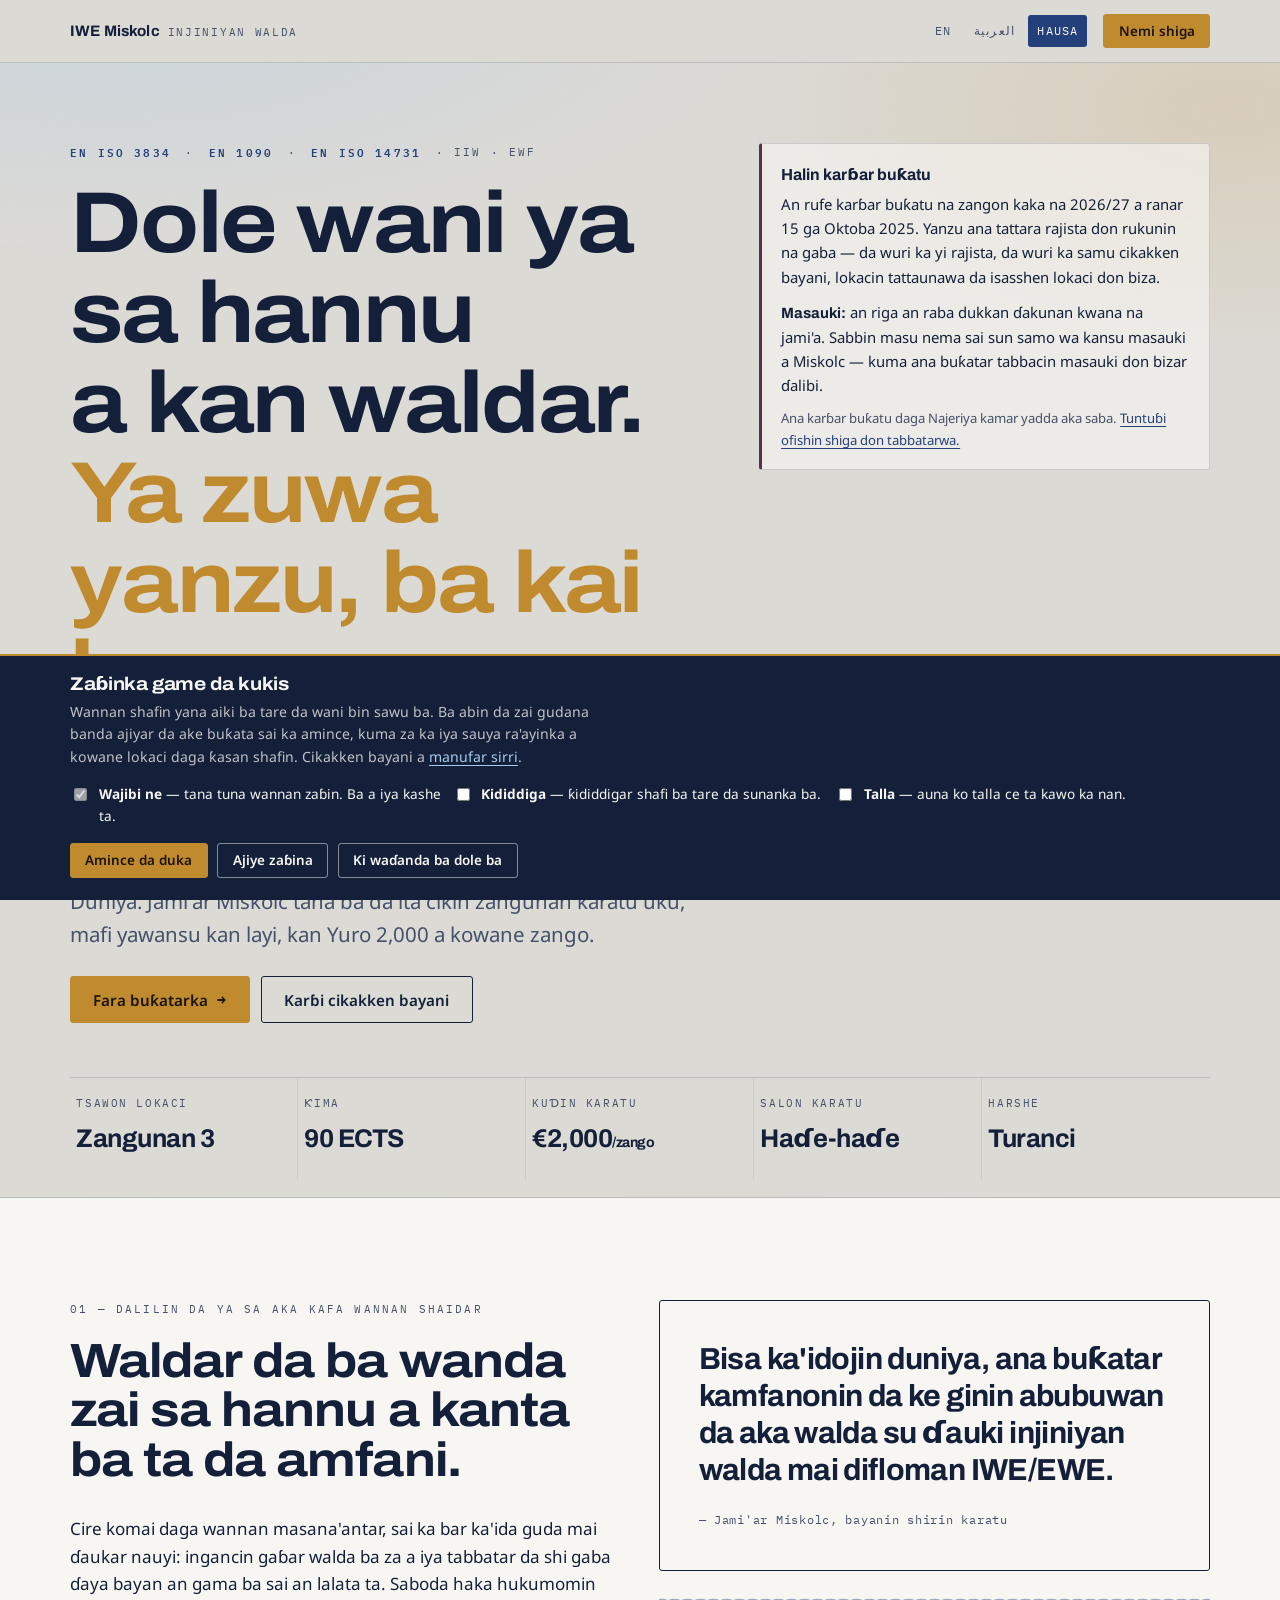
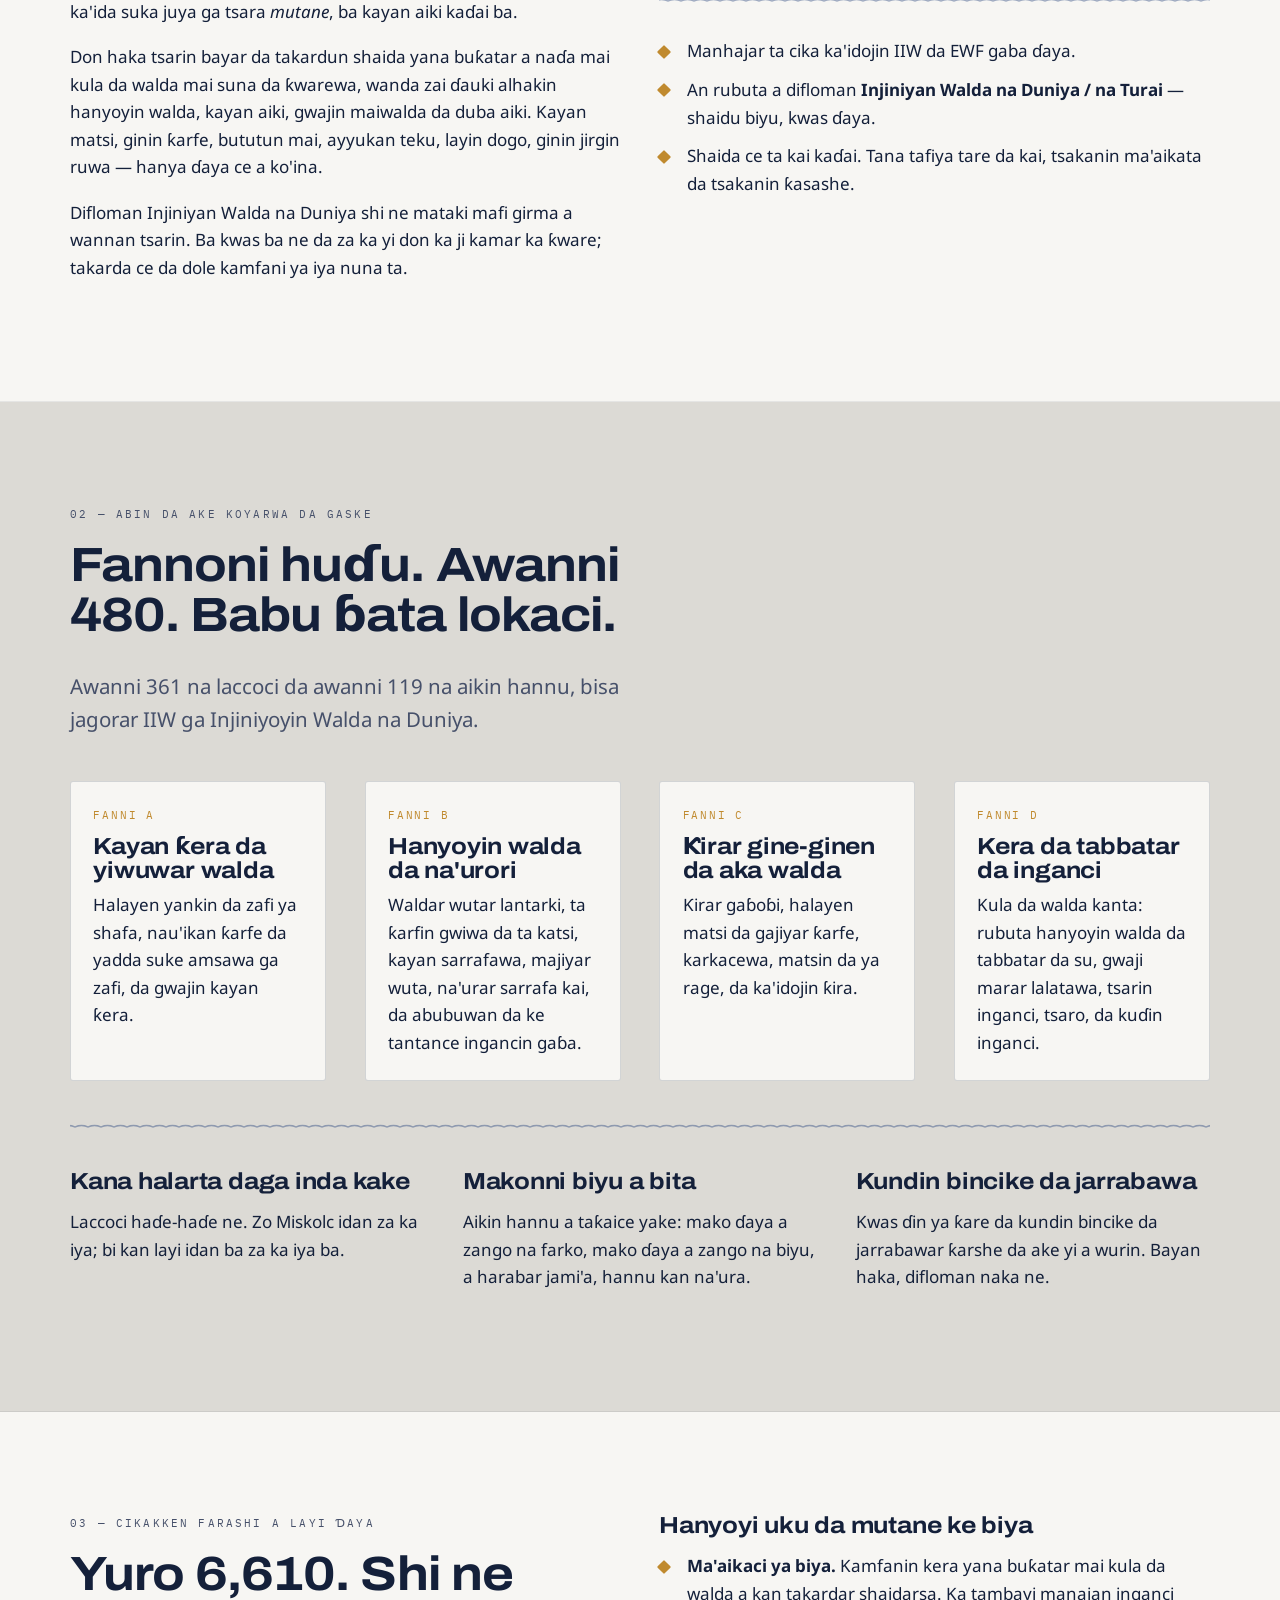
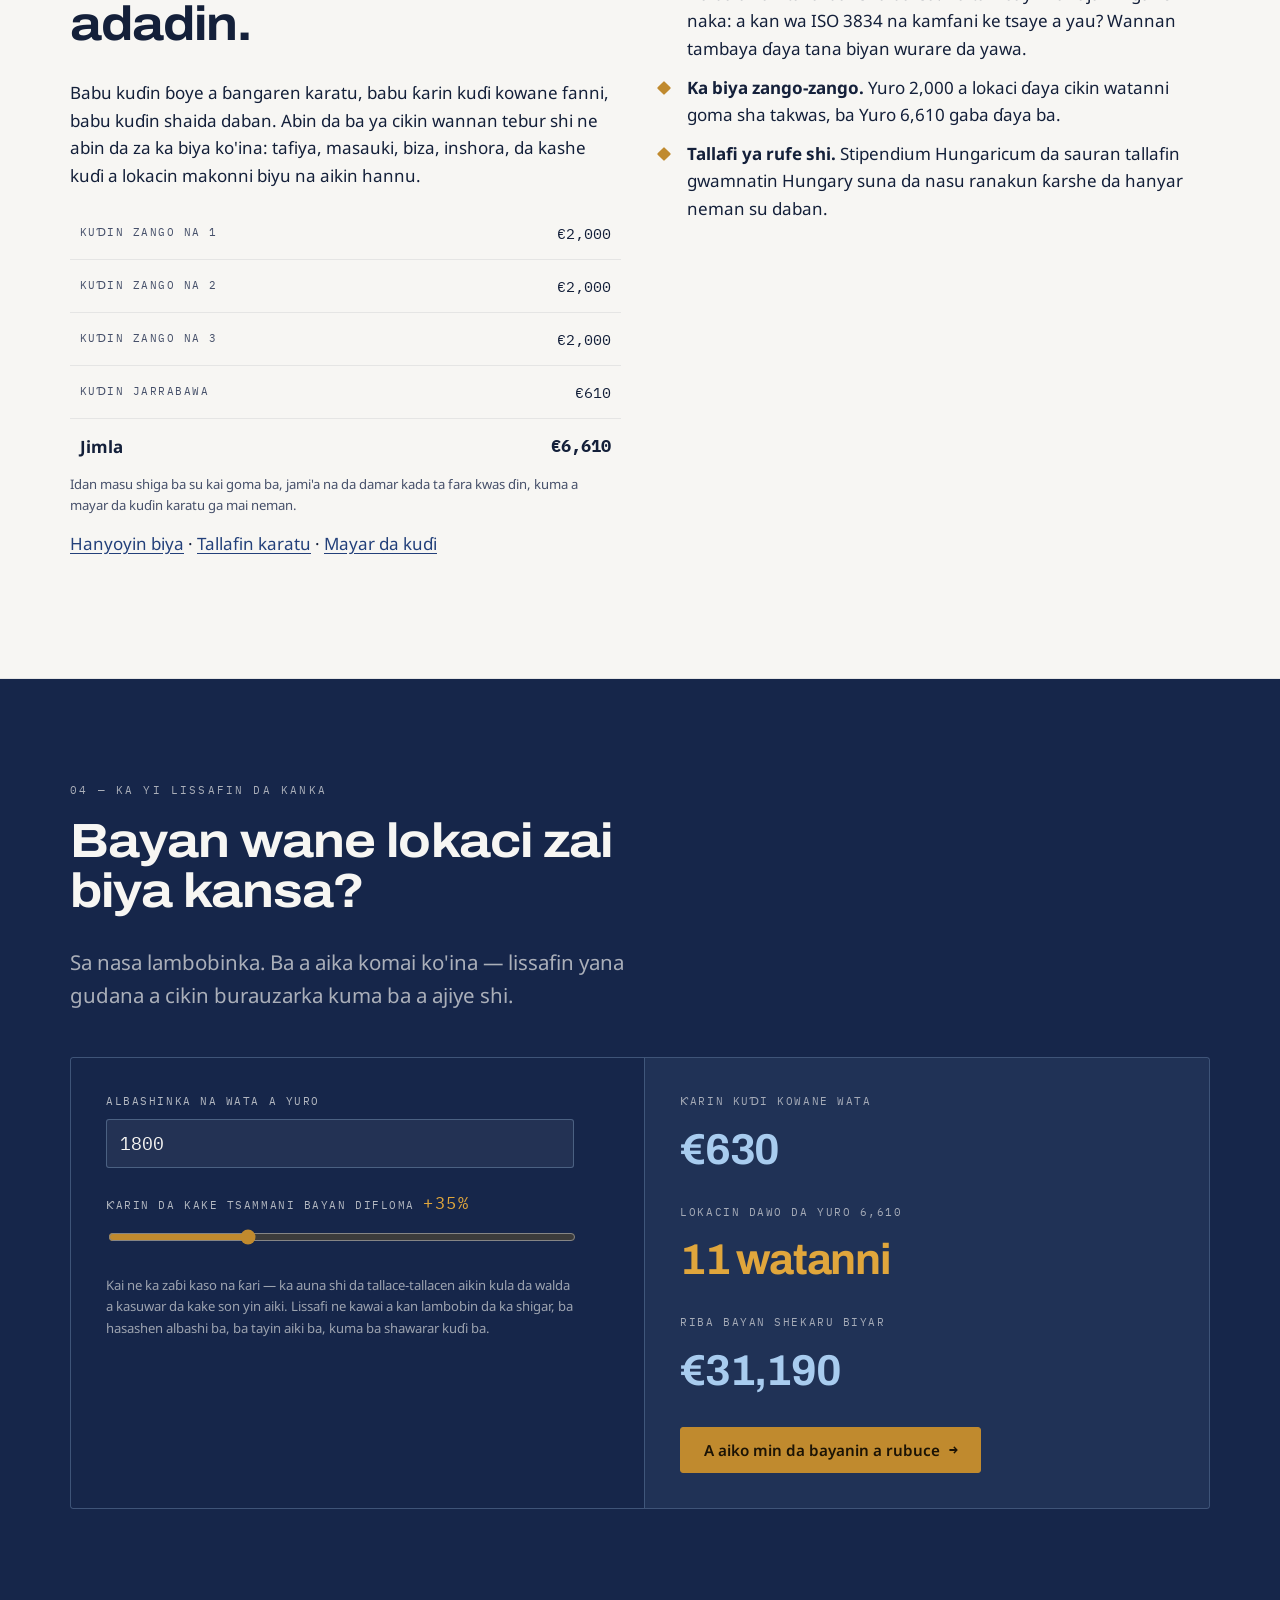
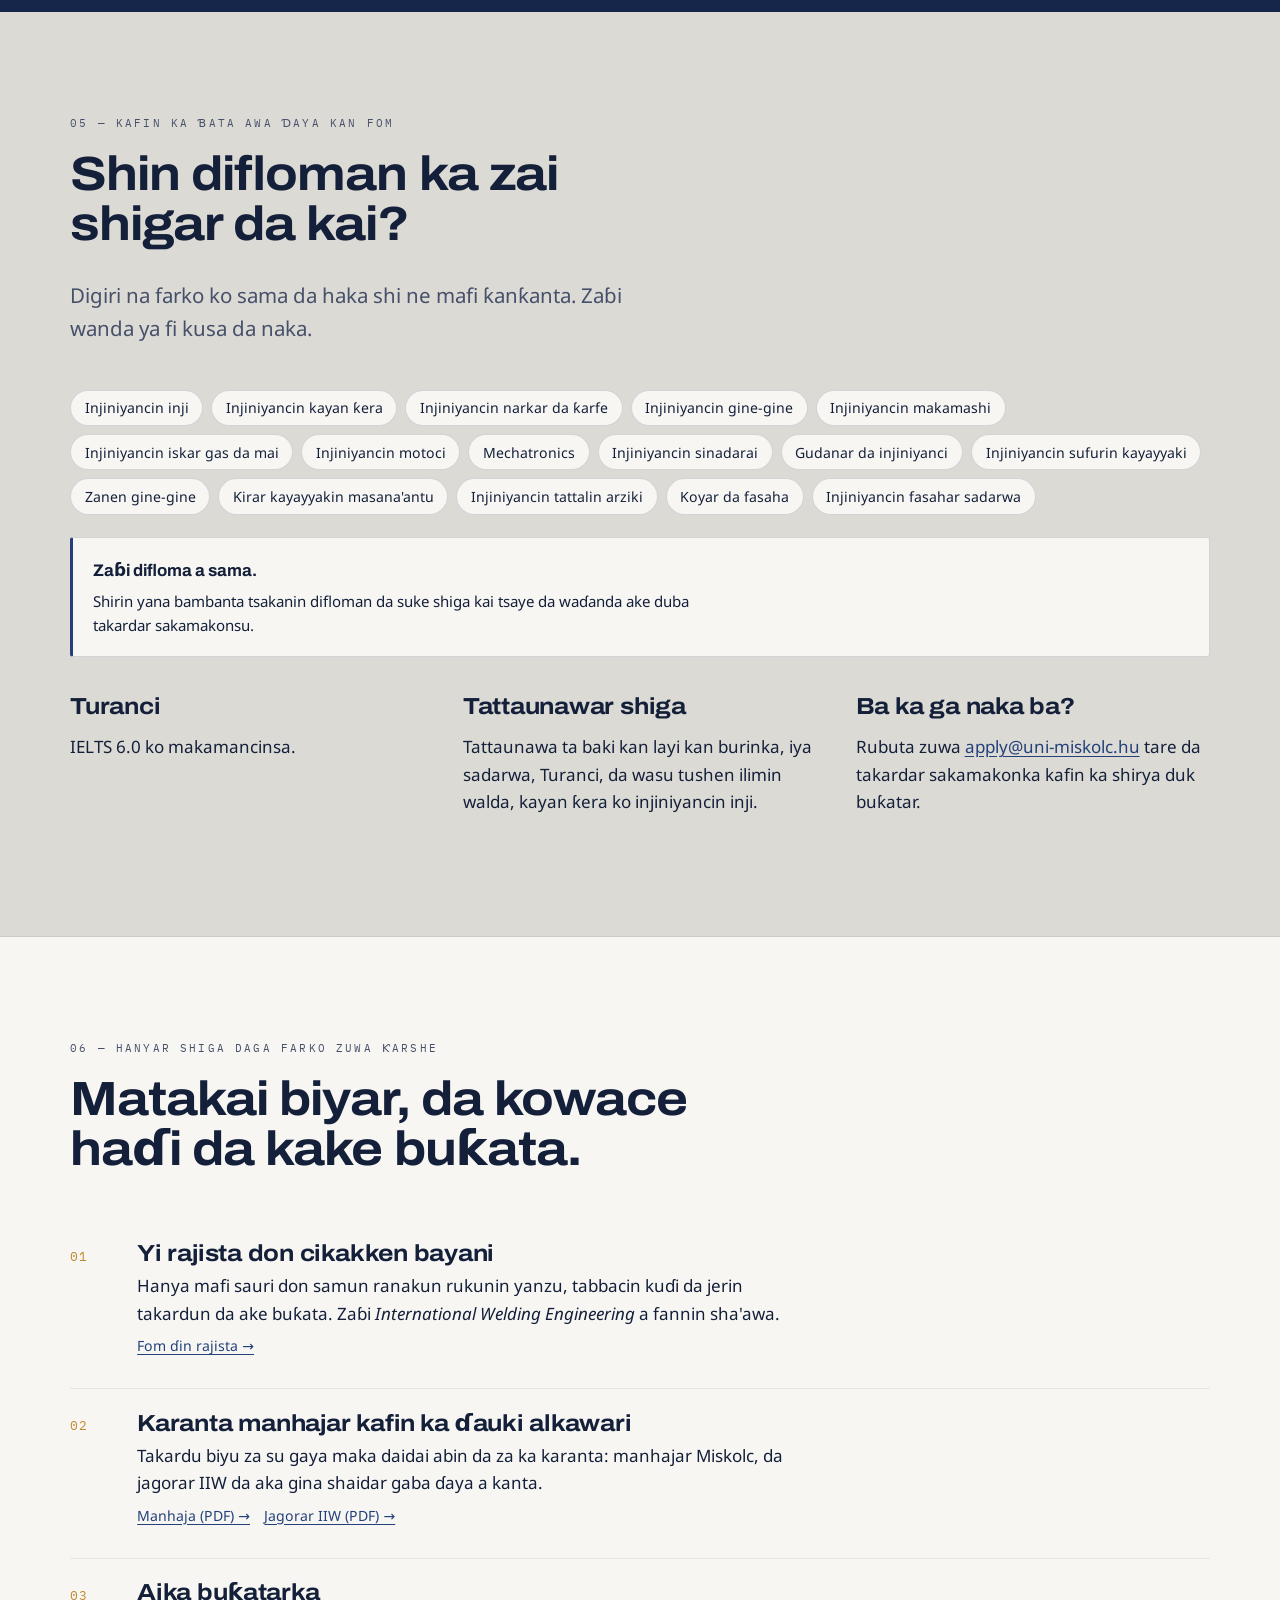
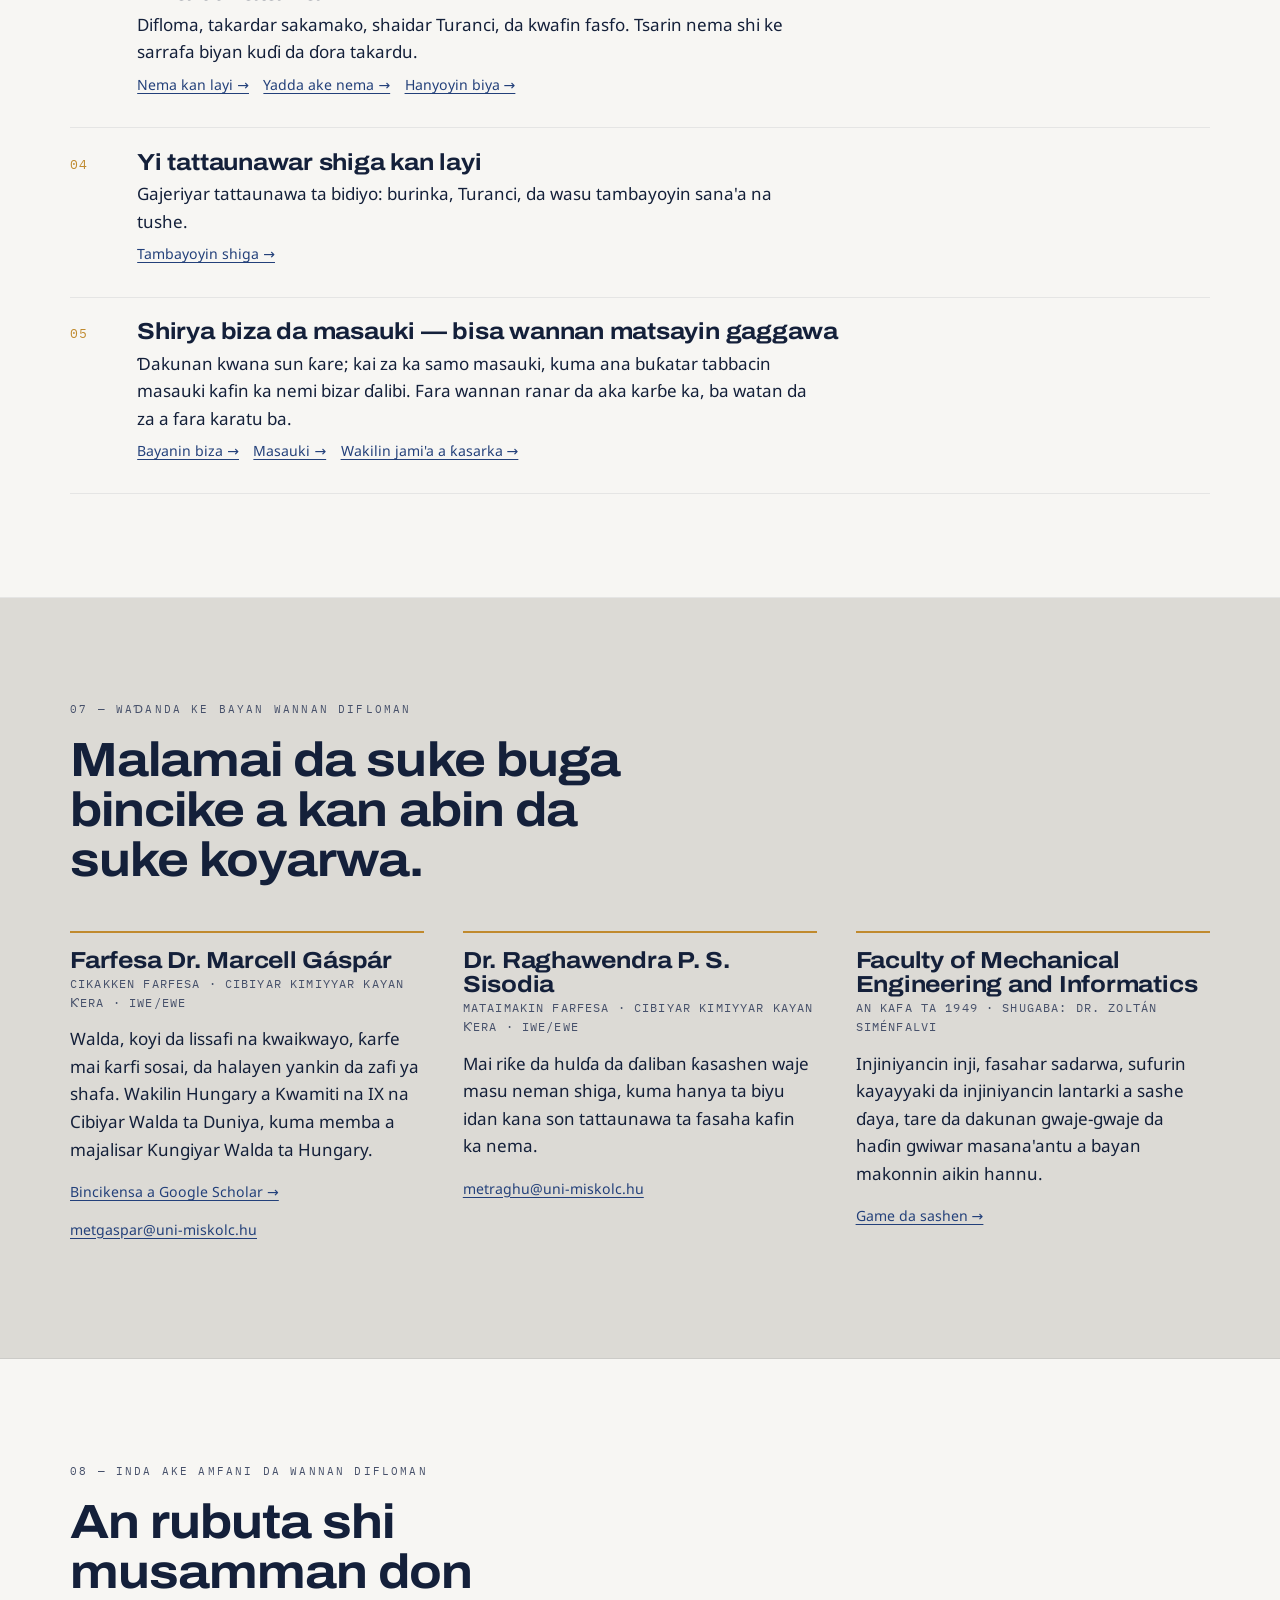
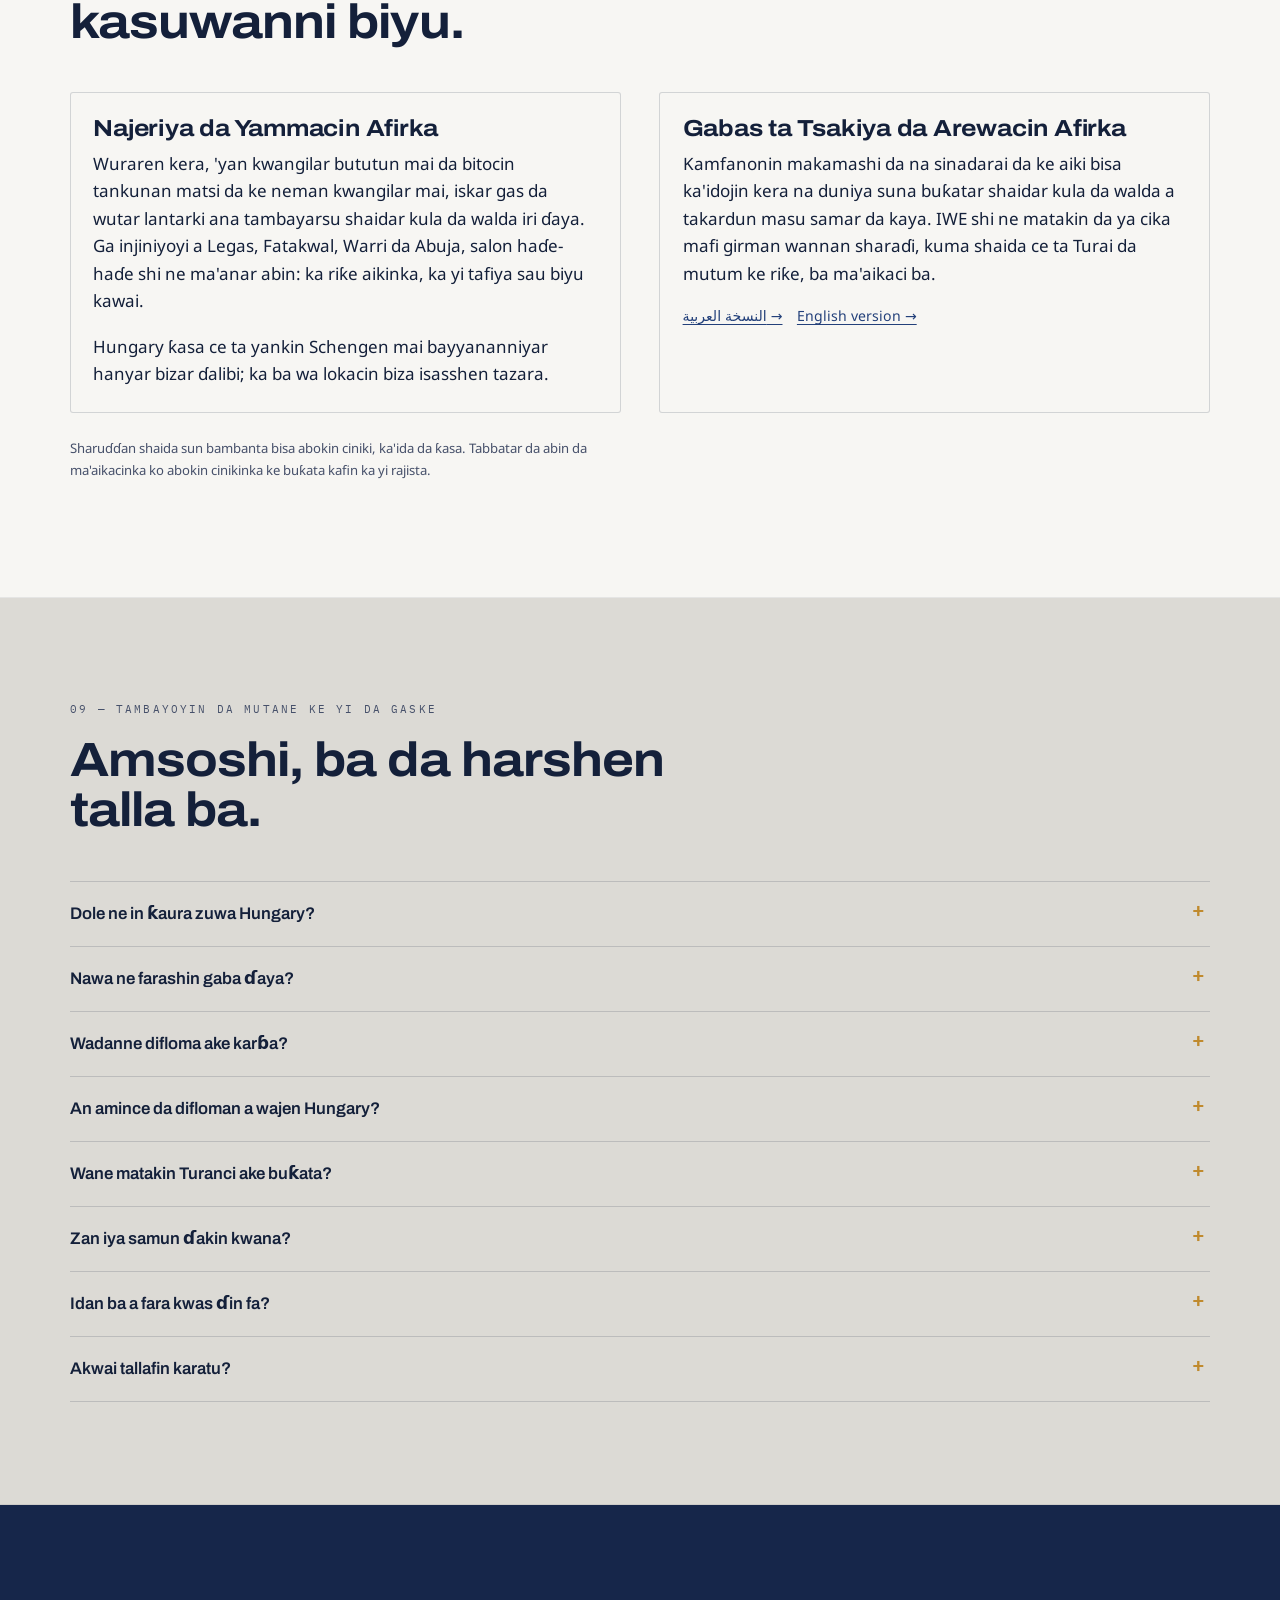
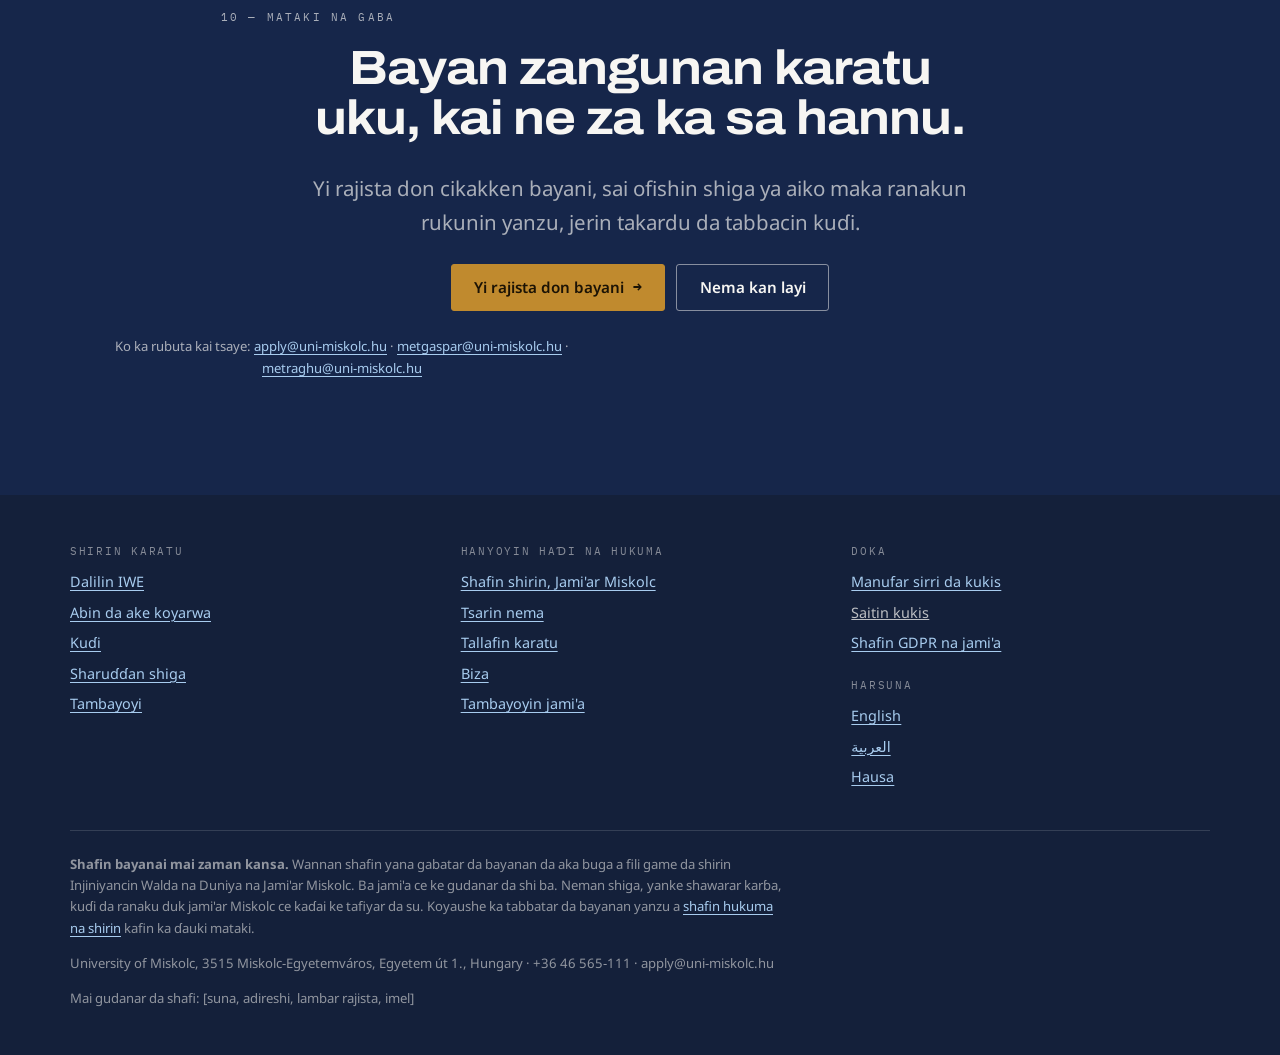
<file: ha/index.html>
<!DOCTYPE html>
<html lang="ha" dir="ltr">
<head>
<meta charset="utf-8">
<meta name="viewport" content="width=device-width, initial-scale=1">

<title>Injiniyan Walda na Duniya (IWE/EWE) — Jami'ar Miskolc, Hungary</title>
<meta name="description" content="Difloma na Injiniyan Walda na Duniya/Turai daga Jami'ar Miskolc, Hungary. Zangunan karatu 3, ƙima 90 ECTS, karatu haɗe-haɗe, Yuro 2,000 kowane zango. Ya cika ka'idojin IIW da EWF.">
<meta name="robots" content="index, follow, max-snippet:-1, max-image-preview:large">
<link rel="canonical" href="https://880rzz.github.io/miskolc/ha/">

<link rel="alternate" hreflang="en" href="https://880rzz.github.io/miskolc/">
<link rel="alternate" hreflang="ar" href="https://880rzz.github.io/miskolc/ar/">
<link rel="alternate" hreflang="ha" href="https://880rzz.github.io/miskolc/ha/">
<link rel="alternate" hreflang="ha-NG" href="https://880rzz.github.io/miskolc/ha/">
<link rel="alternate" hreflang="x-default" href="https://880rzz.github.io/miskolc/">

<meta property="og:type" content="website">
<meta property="og:locale" content="ha">
<meta property="og:locale:alternate" content="en">
<meta property="og:locale:alternate" content="ar">
<meta property="og:site_name" content="IWE Miskolc">
<meta property="og:title" content="Injiniyan Walda na Duniya (IWE/EWE) — Jami'ar Miskolc">
<meta property="og:description" content="Difloman da take ba ka damar sa hannu a kan gine-ginen da aka walda. Zangunan karatu 3, 90 ECTS, Yuro 2,000 kowane zango.">
<meta property="og:url" content="https://880rzz.github.io/miskolc/ha/">
<meta property="og:image" content="https://880rzz.github.io/miskolc/assets/og-ha.jpg">
<meta name="twitter:card" content="summary_large_image">

<link rel="preconnect" href="https://fonts.googleapis.com">
<link rel="preconnect" href="https://fonts.gstatic.com" crossorigin>
<link href="https://fonts.googleapis.com/css2?family=Archivo:wdth,wght@100..125,400..700&family=IBM+Plex+Mono:wght@400;500&family=Noto+Sans:wght@400;500;600;700&display=swap" rel="stylesheet">
<link rel="stylesheet" href="../assets/site.css">
<style>
  /* Noto Sans first: it carries the hooked letters ɓ ɗ ƙ ƴ in all weights. */
  html[lang="ha"] { --body: "Noto Sans", "IBM Plex Sans", system-ui, sans-serif; }
</style>
<link rel="manifest" href="../site.webmanifest">
<meta name="theme-color" content="#DCDAD5">

<script type="application/ld+json">
{
  "@context": "https://schema.org",
  "@graph": [
    {
      "@type": "WebPage",
      "@id": "https://880rzz.github.io/miskolc/ha/#webpage",
      "url": "https://880rzz.github.io/miskolc/ha/",
      "name": "Injiniyan Walda na Duniya (IWE/EWE) — Jami'ar Miskolc",
      "inLanguage": "ha",
      "isPartOf": { "@id": "https://880rzz.github.io/miskolc/#website" }
    },
    {
      "@type": "EducationalOccupationalProgram",
      "@id": "https://880rzz.github.io/miskolc/ha/#programme",
      "name": "Injiniyancin Walda na Duniya — Kwas na ƙwarewa bayan digiri",
      "alternateName": ["Injiniyan Walda na Duniya", "IWE", "EWE"],
      "description": "Kwas na ƙwarewa bayan digiri wanda ya ƙunshi zangunan karatu uku da ƙima 90 ECTS, yana ba da difloman Injiniyan Walda na Duniya/Turai. Manhajar ta cika ka'idojin Cibiyar Walda ta Duniya (IIW) da Ƙungiyar Walda ta Turai (EWF).",
      "url": "https://880rzz.github.io/miskolc/ha/",
      "inLanguage": "ha",
      "provider": {
        "@type": "CollegeOrUniversity",
        "@id": "https://880rzz.github.io/miskolc/#org",
        "name": "Jami'ar Miskolc",
        "alternateName": "University of Miskolc",
        "url": "https://www.uni-miskolc.hu/en",
        "address": {
          "@type": "PostalAddress",
          "streetAddress": "Egyetem út 1., Miskolc-Egyetemváros",
          "postalCode": "3515",
          "addressLocality": "Miskolc",
          "addressCountry": "HU"
        },
        "email": "apply@uni-miskolc.hu",
        "telephone": "+36-46-565-111"
      },
      "educationalCredentialAwarded": "Difloma na Injiniyan Walda na Duniya/Turai (IWE/EWE)",
      "educationalProgramMode": "blended",
      "timeToComplete": "P18M",
      "numberOfCredits": { "@type": "StructuredValue", "value": 90, "unitText": "ECTS" },
      "programPrerequisites": [
        "Digiri na farko a fannin injiniyanci ko sama da haka",
        "Turanci matakin IELTS 6.0 ko makamancinsa",
        "Tattaunawar shiga ta baki kan layi"
      ],
      "offers": {
        "@type": "Offer",
        "category": "Kuɗin karatu",
        "price": "2000",
        "priceCurrency": "EUR",
        "eligibleDuration": { "@type": "QuantitativeValue", "value": 1, "unitText": "zangon karatu" },
        "url": "https://apply.uni-miskolc.hu/courses/course/33-pg-international-welding-engineering--postgraduate-specialist-training-course"
      },
      "audience": {
        "@type": "EducationalAudience",
        "educationalRole": "student",
        "geographicArea": { "@type": "Country", "name": "Nigeria" }
      }
    },
    {
      "@type": "FAQPage",
      "@id": "https://880rzz.github.io/miskolc/ha/#faq",
      "inLanguage": "ha",
      "mainEntity": [
        {
          "@type": "Question",
          "name": "Dole ne in ƙaura zuwa Hungary?",
          "acceptedAnswer": { "@type": "Answer", "text": "A'a. Ana gudanar da laccoci haɗe-haɗe, kuma za ka iya bin su kan layi daga ko'ina. Sai dai dole ka kasance a Miskolc na makonni biyu na aikin hannu — mako ɗaya a zango na farko, mako ɗaya a zango na biyu — da kuma jarrabawar ƙarshe da ake yi a wurin." }
        },
        {
          "@type": "Question",
          "name": "Nawa ne farashin difloman IWE a Jami'ar Miskolc gaba ɗaya?",
          "acceptedAnswer": { "@type": "Answer", "text": "Kuɗin karatu Yuro 2,000 kowane zango na zangunan karatu uku, wato Yuro 6,000, da Yuro 610 kuɗin jarrabawa. Jimla Yuro 6,610, ban da kuɗin tafiya, masauki da biza." }
        },
        {
          "@type": "Question",
          "name": "Wadanne difloma ake karɓa a shirin IWE?",
          "acceptedAnswer": { "@type": "Answer", "text": "Ana karɓar injiniyancin inji, injiniyancin kayan ƙera, injiniyancin narkar da ƙarfe, injiniyancin gine-gine da injiniyancin makamashi kai tsaye. Injiniyancin iskar gas da mai, gudanar da injiniyanci, zanen gine-gine, ƙirar kayayyakin masana'antu, injiniyancin motoci, injiniyancin sufurin kayayyaki, mechatronics, injiniyancin tattalin arziki, koyar da fasaha, injiniyancin sinadarai da injiniyancin fasahar sadarwa ana karɓarsu bayan an duba takardar sakamakon karatu." }
        },
        {
          "@type": "Question",
          "name": "An amince da difloman Miskolc a duniya?",
          "acceptedAnswer": { "@type": "Answer", "text": "Eh. Manhajar ta cika ka'idojin Cibiyar Walda ta Duniya (IIW) da Ƙungiyar Walda ta Turai (EWF), kuma ana ba da difloman a matsayin Injiniyan Walda na Duniya/Turai." }
        },
        {
          "@type": "Question",
          "name": "Akwai ɗakin kwana a jami'a?",
          "acceptedAnswer": { "@type": "Answer", "text": "An riga an raba dukkan ɗakunan kwana na jami'a. Sabbin masu neman shiga sai sun samo wa kansu masauki a Miskolc, kuma ana buƙatar tabbacin masauki kafin a nemi bizar ɗalibi." }
        }
      ]
    }
  ]
}
</script>
</head>

<body>
<a class="skip" href="#main">Tsallake zuwa abin da ke ciki</a>

<header class="topbar">
  <div class="wrap topbar__in">
    <a class="brand" href="index.html">IWE Miskolc <span>Injiniyan Walda</span></a>
    <nav class="langs" aria-label="Harshe">
      <a href="../index.html" lang="en" hreflang="en">EN</a>
      <a href="../ar/index.html" lang="ar" hreflang="ar">العربية</a>
      <a href="index.html" aria-current="true" lang="ha" hreflang="ha">Hausa</a>
    </nav>
    <a class="btn btn--primary btn--sm" href="https://apply.uni-miskolc.hu/courses/course/33-pg-international-welding-engineering--postgraduate-specialist-training-course" rel="noopener">Nemi shiga</a>
  </div>
</header>

<main id="main">

<section class="hero">
  <div class="wrap">
    <div class="hero__grid">
      <div>
        <p class="eyebrow"><b>EN ISO 3834</b> · <b>EN 1090</b> · <b>EN ISO 14731</b> · IIW · EWF</p>
        <h1>Dole wani ya sa hannu<br>a kan waldar.<em>Ya zuwa yanzu, ba kai ba ne.</em></h1>
        <div class="seam seam--short" aria-hidden="true"></div>
        <p class="lede" style="margin-top:1.4rem">
          Duk masana'antar da take aiki bisa ka'idojin ingancin duniya tana
          buƙatar mai kula da walda mai lasisi a cikin ma'aikatanta. A saman
          wannan matakin akwai shaida guda ɗaya: Injiniyan Walda na Duniya.
          Jami'ar Miskolc tana ba da ita cikin zangunan karatu uku, mafi
          yawansu kan layi, kan Yuro 2,000 a kowane zango.
        </p>
        <div class="actions">
          <a class="btn btn--primary" href="https://apply.uni-miskolc.hu/courses/course/33-pg-international-welding-engineering--postgraduate-specialist-training-course" rel="noopener">Fara buƙatarka <span class="btn__arrow">→</span></a>
          <a class="btn btn--ghost" href="#register">Karɓi cikakken bayani</a>
        </div>
      </div>

      <aside class="hero__note">
        <strong>Halin karɓar buƙatu</strong>
        <p style="margin-bottom:.7rem">
          An rufe karɓar buƙatu na zangon kaka na 2026/27 a ranar 15 ga Oktoba
          2025. Yanzu ana tattara rajista don rukunin na gaba — da wuri ka yi
          rajista, da wuri ka samu cikakken bayani, lokacin tattaunawa da isasshen
          lokaci don biza.
        </p>
        <p style="margin-bottom:.7rem">
          <strong style="display:inline;font-size:.93rem">Masauki:</strong>
          an riga an raba dukkan ɗakunan kwana na jami'a. Sabbin masu nema sai
          sun samo wa kansu masauki a Miskolc — kuma ana buƙatar tabbacin masauki
          don bizar ɗalibi.
        </p>
        <p class="tiny" style="margin:0">
          Ana karɓar buƙatu daga Najeriya kamar yadda aka saba.
          <a href="mailto:apply@uni-miskolc.hu">Tuntuɓi ofishin shiga don tabbatarwa.</a>
        </p>
      </aside>
    </div>

    <dl class="strip">
      <div><dt>Tsawon lokaci</dt><dd>Zangunan 3</dd></div>
      <div><dt>Ƙima</dt><dd>90 ECTS</dd></div>
      <div><dt>Kuɗin karatu</dt><dd>€2,000<span style="font-size:.55em">/zango</span></dd></div>
      <div><dt>Salon karatu</dt><dd>Haɗe-haɗe</dd></div>
      <div><dt>Harshe</dt><dd>Turanci</dd></div>
    </dl>
  </div>
</section>

<section class="sec sec--paper" id="why">
  <div class="wrap">
    <div class="cols cols--2">
      <div>
        <p class="eyebrow">01 — Dalilin da ya sa aka kafa wannan shaidar</p>
        <h2>Waldar da ba wanda zai sa hannu a kanta ba ta da amfani.</h2>
        <p>
          Cire komai daga wannan masana'antar, sai ka bar ka'ida guda mai
          ɗaukar nauyi: ingancin gaɓar walda ba za a iya tabbatar da shi gaba
          ɗaya bayan an gama ba sai an lalata ta. Saboda haka hukumomin ka'ida
          suka juya ga tsara <em>mutane</em>, ba kayan aiki kaɗai ba.
        </p>
        <p>
          Don haka tsarin bayar da takardun shaida yana buƙatar a naɗa mai kula
          da walda mai suna da ƙwarewa, wanda zai ɗauki alhakin hanyoyin walda,
          kayan aiki, gwajin maiwalda da duba aiki. Kayan matsi, ginin ƙarfe,
          bututun mai, ayyukan teku, layin dogo, ginin jirgin ruwa — hanya ɗaya
          ce a ko'ina.
        </p>
        <p>
          Difloman Injiniyan Walda na Duniya shi ne mataki mafi girma a wannan
          tsarin. Ba kwas ba ne da za ka yi don ka ji kamar ka ƙware; takarda ce
          da dole kamfani ya iya nuna ta.
        </p>
      </div>
      <div>
        <div class="fact reveal">
          <q>Bisa ka'idojin duniya, ana buƙatar kamfanonin da ke ginin abubuwan da aka walda su ɗauki injiniyan walda mai difloman IWE/EWE.</q>
          <cite>— Jami'ar Miskolc, bayanin shirin karatu</cite>
        </div>
        <div class="seam seam--wide" aria-hidden="true" style="margin:1.6rem 0"></div>
        <ul class="ticks">
          <li>Manhajar ta cika ka'idojin IIW da EWF gaba ɗaya.</li>
          <li>An rubuta a difloman <strong>Injiniyan Walda na Duniya / na Turai</strong> — shaidu biyu, kwas ɗaya.</li>
          <li>Shaida ce ta kai kaɗai. Tana tafiya tare da kai, tsakanin ma'aikata da tsakanin ƙasashe.</li>
        </ul>
      </div>
    </div>
  </div>
</section>

<section class="sec" id="programme">
  <div class="wrap">
    <div class="sec__head">
      <p class="eyebrow">02 — Abin da ake koyarwa da gaske</p>
      <h2>Fannoni huɗu. Awanni 480. Babu ɓata lokaci.</h2>
      <p class="lede">Awanni 361 na laccoci da awanni 119 na aikin hannu, bisa jagorar IIW ga Injiniyoyin Walda na Duniya.</p>
    </div>
    <div class="cols cols--4">
      <article class="card reveal">
        <span class="card__num">Fanni A</span>
        <h3>Kayan ƙera da yiwuwar walda</h3>
        <p>Halayen yankin da zafi ya shafa, nau'ikan ƙarfe da yadda suke amsawa ga zafi, da gwajin kayan ƙera.</p>
      </article>
      <article class="card reveal">
        <span class="card__num">Fanni B</span>
        <h3>Hanyoyin walda da na'urori</h3>
        <p>Waldar wutar lantarki, ta ƙarfin gwiwa da ta katsi, kayan sarrafawa, majiyar wuta, na'urar sarrafa kai, da abubuwan da ke tantance ingancin gaɓa.</p>
      </article>
      <article class="card reveal">
        <span class="card__num">Fanni C</span>
        <h3>Ƙirar gine-ginen da aka walda</h3>
        <p>Ƙirar gaɓoɓi, halayen matsi da gajiyar ƙarfe, karkacewa, matsin da ya rage, da ka'idojin ƙira.</p>
      </article>
      <article class="card reveal">
        <span class="card__num">Fanni D</span>
        <h3>Kera da tabbatar da inganci</h3>
        <p>Kula da walda kanta: rubuta hanyoyin walda da tabbatar da su, gwaji marar lalatawa, tsarin inganci, tsaro, da kuɗin inganci.</p>
      </article>
    </div>

    <div class="seam seam--wide" aria-hidden="true" style="margin:2.6rem 0 2rem"></div>

    <div class="cols cols--3">
      <div>
        <h3>Kana halarta daga inda kake</h3>
        <p>Laccoci haɗe-haɗe ne. Zo Miskolc idan za ka iya; bi kan layi idan ba za ka iya ba.</p>
      </div>
      <div>
        <h3>Makonni biyu a bita</h3>
        <p>Aikin hannu a taƙaice yake: mako ɗaya a zango na farko, mako ɗaya a zango na biyu, a harabar jami'a, hannu kan na'ura.</p>
      </div>
      <div>
        <h3>Kundin bincike da jarrabawa</h3>
        <p>Kwas ɗin ya ƙare da kundin bincike da jarrabawar ƙarshe da ake yi a wurin. Bayan haka, difloman naka ne.</p>
      </div>
    </div>
  </div>
</section>

<section class="sec sec--paper" id="cost">
  <div class="wrap">
    <div class="cols cols--2">
      <div>
        <p class="eyebrow">03 — Cikakken farashi a layi ɗaya</p>
        <h2>Yuro 6,610. Shi ne adadin.</h2>
        <p>Babu kuɗin ɓoye a ɓangaren karatu, babu ƙarin kuɗi kowane fanni, babu kuɗin shaida daban. Abin da ba ya cikin wannan tebur shi ne abin da za ka biya ko'ina: tafiya, masauki, biza, inshora, da kashe kuɗi a lokacin makonni biyu na aikin hannu.</p>
        <table class="money">
          <caption class="sr-only">Jimlar kuɗin shirin karatu</caption>
          <tbody>
            <tr><th scope="row">Kuɗin zango na 1</th><td>€2,000</td></tr>
            <tr><th scope="row">Kuɗin zango na 2</th><td>€2,000</td></tr>
            <tr><th scope="row">Kuɗin zango na 3</th><td>€2,000</td></tr>
            <tr><th scope="row">Kuɗin jarrabawa</th><td>€610</td></tr>
            <tr class="total"><td>Jimla</td><td>€6,610</td></tr>
          </tbody>
        </table>
        <p class="tiny">Idan masu shiga ba su kai goma ba, jami'a na da damar kada ta fara kwas ɗin, kuma a mayar da kuɗin karatu ga mai neman.</p>
        <p><a href="https://www.uni-miskolc.hu/en/admission/payment-options/" rel="noopener">Hanyoyin biya</a> · <a href="https://www.uni-miskolc.hu/en/admission/scholarship-programmes/" rel="noopener">Tallafin karatu</a> · <a href="https://www.uni-miskolc.hu/en/admission/refund-information/" rel="noopener">Mayar da kuɗi</a></p>
      </div>
      <div>
        <h3>Hanyoyi uku da mutane ke biya</h3>
        <ul class="ticks">
          <li><strong>Ma'aikaci ya biya.</strong> Kamfanin kera yana buƙatar mai kula da walda a kan takardar shaidarsa. Ka tambayi manajan inganci naka: a kan wa ISO 3834 na kamfani ke tsaye a yau? Wannan tambaya ɗaya tana biyan wurare da yawa.</li>
          <li><strong>Ka biya zango-zango.</strong> Yuro 2,000 a lokaci ɗaya cikin watanni goma sha takwas, ba Yuro 6,610 gaba ɗaya ba.</li>
          <li><strong>Tallafi ya rufe shi.</strong> Stipendium Hungaricum da sauran tallafin gwamnatin Hungary suna da nasu ranakun ƙarshe da hanyar neman su daban.</li>
        </ul>
      </div>
    </div>
  </div>
</section>

<section class="sec sec--dark" id="payback">
  <div class="wrap">
    <div class="sec__head">
      <p class="eyebrow">04 — Ka yi lissafin da kanka</p>
      <h2>Bayan wane lokaci zai biya kansa?</h2>
      <p class="lede">Sa nasa lambobinka. Ba a aika komai ko'ina — lissafin yana gudana a cikin burauzarka kuma ba a ajiye shi.</p>
    </div>

    <div class="calc" id="calc" data-cost="6610" data-locale="en" data-months="watanni" data-never="—">
      <div class="calc__in">
        <div class="field">
          <label for="calc-salary">Albashinka na wata a Yuro</label>
          <input type="number" id="calc-salary" value="1800" min="0" step="50" inputmode="numeric">
        </div>
        <div class="field">
          <label for="calc-uplift">Ƙarin da kake tsammani bayan difloma <span class="val" id="calc-uplift-val">+35%</span></label>
          <input type="range" id="calc-uplift" value="35" min="0" max="120" step="5">
        </div>
        <p class="tiny" style="color:rgba(247,246,243,.6)">
          Kai ne ka zaɓi kaso na ƙari — ka auna shi da tallace-tallacen aikin
          kula da walda a kasuwar da kake son yin aiki. Lissafi ne kawai a kan
          lambobin da ka shigar, ba hasashen albashi ba, ba tayin aiki ba, kuma
          ba shawarar kuɗi ba.
        </p>
      </div>
      <div class="calc__out">
        <dl class="readout">
          <dt>Ƙarin kuɗi kowane wata</dt>
          <dd id="out-gain">€630</dd>
          <dt>Lokacin dawo da Yuro 6,610</dt>
          <dd class="hero-num" id="out-months">11 watanni</dd>
          <dt>Riba bayan shekaru biyar</dt>
          <dd id="out-five">€31,190</dd>
        </dl>
        <a class="btn btn--primary" href="#register">A aiko min da bayanin a rubuce <span class="btn__arrow">→</span></a>
      </div>
    </div>
  </div>
</section>

<section class="sec" id="eligibility">
  <div class="wrap">
    <div class="sec__head">
      <p class="eyebrow">05 — Kafin ka ɓata awa ɗaya kan fom</p>
      <h2>Shin difloman ka zai shigar da kai?</h2>
      <p class="lede">Digiri na farko ko sama da haka shi ne mafi ƙanƙanta. Zaɓi wanda ya fi kusa da naka.</p>
    </div>

    <ul class="chips" id="degree-chips">
      <li><button type="button" data-state="green" aria-pressed="false">Injiniyancin inji</button></li>
      <li><button type="button" data-state="green" aria-pressed="false">Injiniyancin kayan ƙera</button></li>
      <li><button type="button" data-state="green" aria-pressed="false">Injiniyancin narkar da ƙarfe</button></li>
      <li><button type="button" data-state="green" aria-pressed="false">Injiniyancin gine-gine</button></li>
      <li><button type="button" data-state="green" aria-pressed="false">Injiniyancin makamashi</button></li>
      <li><button type="button" data-state="amber" aria-pressed="false">Injiniyancin iskar gas da mai</button></li>
      <li><button type="button" data-state="amber" aria-pressed="false">Injiniyancin motoci</button></li>
      <li><button type="button" data-state="amber" aria-pressed="false">Mechatronics</button></li>
      <li><button type="button" data-state="amber" aria-pressed="false">Injiniyancin sinadarai</button></li>
      <li><button type="button" data-state="amber" aria-pressed="false">Gudanar da injiniyanci</button></li>
      <li><button type="button" data-state="amber" aria-pressed="false">Injiniyancin sufurin kayayyaki</button></li>
      <li><button type="button" data-state="amber" aria-pressed="false">Zanen gine-gine</button></li>
      <li><button type="button" data-state="amber" aria-pressed="false">Ƙirar kayayyakin masana'antu</button></li>
      <li><button type="button" data-state="amber" aria-pressed="false">Injiniyancin tattalin arziki</button></li>
      <li><button type="button" data-state="amber" aria-pressed="false">Koyar da fasaha</button></li>
      <li><button type="button" data-state="amber" aria-pressed="false">Injiniyancin fasahar sadarwa</button></li>
    </ul>

    <div class="verdict" id="degree-verdict"
         data-title-green="Kai tsaye ka shiga."
         data-body-green="Wannan difloman ya cika sharaɗin shiga kai tsaye. Sai dai har yanzu kana buƙatar Turanci matakin IELTS 6.0 ko makamancinsa, da tattaunawar shiga ta baki kan layi."
         data-title-amber="Za ka shiga, bayan an duba sakamakonka."
         data-body-amber="Ka haɗa takardar sakamakon karatunka da buƙatarka. Sashen zai duba ko kana da ilimin tushe da ake buƙata kafin a karɓe ka.">
      <strong>Zaɓi difloma a sama.</strong>
      <p>Shirin yana bambanta tsakanin difloman da suke shiga kai tsaye da waɗanda ake duba takardar sakamakonsu.</p>
    </div>

    <div class="cols cols--3" style="margin-top:2.4rem">
      <div><h3>Turanci</h3><p>IELTS 6.0 ko makamancinsa.</p></div>
      <div><h3>Tattaunawar shiga</h3><p>Tattaunawa ta baki kan layi kan burinka, iya sadarwa, Turanci, da wasu tushen ilimin walda, kayan ƙera ko injiniyancin inji.</p></div>
      <div><h3>Ba ka ga naka ba?</h3><p>Rubuta zuwa <a href="mailto:apply@uni-miskolc.hu">apply@uni-miskolc.hu</a> tare da takardar sakamakonka kafin ka shirya duk buƙatar.</p></div>
    </div>
  </div>
</section>

<section class="sec sec--paper" id="apply">
  <div class="wrap">
    <div class="sec__head">
      <p class="eyebrow">06 — Hanyar shiga daga farko zuwa ƙarshe</p>
      <h2>Matakai biyar, da kowace haɗi da kake buƙata.</h2>
    </div>
    <ol class="steps">
      <li>
        <div>
          <h3>Yi rajista don cikakken bayani</h3>
          <p>Hanya mafi sauri don samun ranakun rukunin yanzu, tabbacin kuɗi da jerin takardun da ake buƙata. Zaɓi <em>International Welding Engineering</em> a fannin sha'awa.</p>
          <p class="linkrow"><a href="https://www.uni-miskolc.hu/en/education/graduate-programmes/international-welding-engineering/#register" rel="noopener">Fom ɗin rajista →</a></p>
        </div>
      </li>
      <li>
        <div>
          <h3>Karanta manhajar kafin ka ɗauki alkawari</h3>
          <p>Takardu biyu za su gaya maka daidai abin da za ka karanta: manhajar Miskolc, da jagorar IIW da aka gina shaidar gaba ɗaya a kanta.</p>
          <p class="linkrow">
            <a href="https://www.uni-miskolc.hu/wp-content/uploads/2025/09/International_Welding_Engineer_Curriculum.pdf" rel="noopener">Manhaja (PDF) →</a>
            <a href="https://www.uni-miskolc.hu/wp-content/uploads/2025/09/IIW-Guideline-for-International-Welding-Engineers-Technologists-Specialists-and-Practitioners.pdf" rel="noopener">Jagorar IIW (PDF) →</a>
          </p>
        </div>
      </li>
      <li>
        <div>
          <h3>Aika buƙatarka</h3>
          <p>Difloma, takardar sakamako, shaidar Turanci, da kwafin fasfo. Tsarin nema shi ke sarrafa biyan kuɗi da ɗora takardu.</p>
          <p class="linkrow">
            <a href="https://apply.uni-miskolc.hu/courses/course/33-pg-international-welding-engineering--postgraduate-specialist-training-course" rel="noopener">Nema kan layi →</a>
            <a href="https://www.uni-miskolc.hu/en/admission/application-procedure/" rel="noopener">Yadda ake nema →</a>
            <a href="https://www.uni-miskolc.hu/en/admission/payment-options/" rel="noopener">Hanyoyin biya →</a>
          </p>
        </div>
      </li>
      <li>
        <div>
          <h3>Yi tattaunawar shiga kan layi</h3>
          <p>Gajeriyar tattaunawa ta bidiyo: burinka, Turanci, da wasu tambayoyin sana'a na tushe.</p>
          <p class="linkrow"><a href="https://www.uni-miskolc.hu/en/admission/faq/application-and-admission/" rel="noopener">Tambayoyin shiga →</a></p>
        </div>
      </li>
      <li>
        <div>
          <h3>Shirya biza da masauki — bisa wannan matsayin gaggawa</h3>
          <p>Ɗakunan kwana sun ƙare; kai za ka samo masauki, kuma ana buƙatar tabbacin masauki kafin ka nemi bizar ɗalibi. Fara wannan ranar da aka karɓe ka, ba watan da za a fara karatu ba.</p>
          <p class="linkrow">
            <a href="https://www.uni-miskolc.hu/en/admission/visa/" rel="noopener">Bayanin biza →</a>
            <a href="https://www.uni-miskolc.hu/en/admission/accommodation-information-for-prospective-students/" rel="noopener">Masauki →</a>
            <a href="https://www.uni-miskolc.hu/en/admission/country-representatives/" rel="noopener">Wakilin jami'a a ƙasarka →</a>
          </p>
        </div>
      </li>
    </ol>
  </div>
</section>

<section class="sec" id="faculty">
  <div class="wrap">
    <div class="sec__head">
      <p class="eyebrow">07 — Waɗanda ke bayan wannan difloman</p>
      <h2>Malamai da suke buga bincike a kan abin da suke koyarwa.</h2>
    </div>
    <div class="cols cols--3">
      <div class="person reveal">
        <h3>Farfesa Dr. Marcell Gáspár</h3>
        <p class="role">Cikakken farfesa · Cibiyar Kimiyyar Kayan Ƙera · IWE/EWE</p>
        <p>Walda, koyi da lissafi na kwaikwayo, ƙarfe mai ƙarfi sosai, da halayen yankin da zafi ya shafa. Wakilin Hungary a Kwamiti na IX na Cibiyar Walda ta Duniya, kuma memba a majalisar Ƙungiyar Walda ta Hungary.</p>
        <p class="linkrow"><a href="https://scholar.google.com/citations?user=DULQJp4AAAAJ" rel="noopener">Bincikensa a Google Scholar →</a></p>
        <p class="linkrow"><a href="mailto:metgaspar@uni-miskolc.hu">metgaspar@uni-miskolc.hu</a></p>
      </div>
      <div class="person reveal">
        <h3>Dr. Raghawendra P. S. Sisodia</h3>
        <p class="role">Mataimakin farfesa · Cibiyar Kimiyyar Kayan Ƙera · IWE/EWE</p>
        <p>Mai riƙe da hulɗa da ɗaliban ƙasashen waje masu neman shiga, kuma hanya ta biyu idan kana son tattaunawa ta fasaha kafin ka nema.</p>
        <p class="linkrow"><a href="mailto:metraghu@uni-miskolc.hu">metraghu@uni-miskolc.hu</a></p>
      </div>
      <div class="person reveal">
        <h3>Faculty of Mechanical Engineering and Informatics</h3>
        <p class="role">An kafa ta 1949 · Shugaba: Dr. Zoltán Siménfalvi</p>
        <p>Injiniyancin inji, fasahar sadarwa, sufurin kayayyaki da injiniyancin lantarki a sashe ɗaya, tare da dakunan gwaje-gwaje da haɗin gwiwar masana'antu a bayan makonnin aikin hannu.</p>
        <p class="linkrow"><a href="https://www.uni-miskolc.hu/en/university/organisations/faculties/" rel="noopener">Game da sashen →</a></p>
      </div>
    </div>
  </div>
</section>

<section class="sec sec--paper" id="regions">
  <div class="wrap">
    <div class="sec__head">
      <p class="eyebrow">08 — Inda ake amfani da wannan difloman</p>
      <h2>An rubuta shi musamman don kasuwanni biyu.</h2>
    </div>
    <div class="cols cols--2">
      <article class="card">
        <h3>Najeriya da Yammacin Afirka</h3>
        <p>Wuraren kera, 'yan kwangilar bututun mai da bitocin tankunan matsi da ke neman kwangilar mai, iskar gas da wutar lantarki ana tambayarsu shaidar kula da walda iri ɗaya. Ga injiniyoyi a Legas, Fatakwal, Warri da Abuja, salon haɗe-haɗe shi ne ma'anar abin: ka riƙe aikinka, ka yi tafiya sau biyu kawai.</p>
        <p>Hungary ƙasa ce ta yankin Schengen mai bayyananniyar hanyar bizar ɗalibi; ka ba wa lokacin biza isasshen tazara.</p>
      </article>
      <article class="card">
        <h3>Gabas ta Tsakiya da Arewacin Afirka</h3>
        <p>Kamfanonin makamashi da na sinadarai da ke aiki bisa ka'idojin kera na duniya suna buƙatar shaidar kula da walda a takardun masu samar da kaya. IWE shi ne matakin da ya cika mafi girman wannan sharaɗi, kuma shaida ce ta Turai da mutum ke riƙe, ba ma'aikaci ba.</p>
        <p class="linkrow"><a href="../ar/index.html" hreflang="ar" lang="ar">النسخة العربية →</a> <a href="../index.html" hreflang="en" lang="en">English version →</a></p>
      </article>
    </div>
    <p class="tiny" style="margin-top:1.6rem">Sharuɗɗan shaida sun bambanta bisa abokin ciniki, ka'ida da ƙasa. Tabbatar da abin da ma'aikacinka ko abokin cinikinka ke buƙata kafin ka yi rajista.</p>
  </div>
</section>

<section class="sec" id="faq">
  <div class="wrap">
    <div class="sec__head">
      <p class="eyebrow">09 — Tambayoyin da mutane ke yi da gaske</p>
      <h2>Amsoshi, ba da harshen talla ba.</h2>
    </div>
    <div class="faq">
      <details>
        <summary>Dole ne in ƙaura zuwa Hungary?</summary>
        <div><p>A'a. Laccoci haɗe-haɗe ne kuma za a iya bin su kan layi daga ko'ina. Sai dai dole ka kasance a Miskolc na makonni biyu na aikin hannu — mako ɗaya a zango na farko, mako ɗaya a zango na biyu — da kuma jarrabawar ƙarshe da ake yi a wurin.</p></div>
      </details>
      <details>
        <summary>Nawa ne farashin gaba ɗaya?</summary>
        <div><p>Yuro 2,000 kowane zango na zangunan karatu uku, da Yuro 610 kuɗin jarrabawa: Yuro 6,610. Kuɗin tafiya, masauki, inshora da biza sun bambanta bisa inda ka fito.</p></div>
      </details>
      <details>
        <summary>Wadanne difloma ake karɓa?</summary>
        <div><p>Injiniyancin inji, kayan ƙera, narkar da ƙarfe, gine-gine da makamashi suna shiga kai tsaye. Injiniyancin iskar gas da mai, gudanar da injiniyanci, zanen gine-gine, ƙirar kayayyakin masana'antu, motoci, sufurin kayayyaki, mechatronics, tattalin arziki, koyar da fasaha, sinadarai da fasahar sadarwa ana karɓarsu bayan sashen ya duba takardar sakamakonka.</p></div>
      </details>
      <details>
        <summary>An amince da difloman a wajen Hungary?</summary>
        <div><p>Manhajar ta cika ka'idojin IIW da EWF, kuma ana ba da difloman a matsayin Injiniyan Walda na Duniya/Turai. Amma amincewar wani abokin ciniki ko hukumar ƙasa da shaidar mutum ɗaya shawararsu ce — duba ka'idojin kasuwar da kake nufi.</p></div>
      </details>
      <details>
        <summary>Wane matakin Turanci ake buƙata?</summary>
        <div><p>IELTS 6.0 ko makamancinsa, da kuma tattaunawar baki kan layi da take auna ko za ka iya tattaunawa ta fasaha da Turanci.</p></div>
      </details>
      <details>
        <summary>Zan iya samun ɗakin kwana?</summary>
        <div><p>A yanzu a'a — an riga an raba dukkan ɗakunan kwana, kuma ana karɓar sabbin buƙatu ne kawai daga waɗanda za su samo wa kansu masauki. Tabbacin masauki wajibi ne a buƙatar bizar ɗalibi, don haka ka ɗauke shi a matsayin mataki mai hana ci gaba.</p></div>
      </details>
      <details>
        <summary>Idan ba a fara kwas ɗin fa?</summary>
        <div><p>Jami'a na da damar kada ta fara shirin idan masu nema ba su kai goma ba. A wannan yanayin, ana mayar da kuɗin karatu ga mai neman.</p></div>
      </details>
      <details>
        <summary>Akwai tallafin karatu?</summary>
        <div><p>Jami'a tana lissafa tallafin gwamnatin Hungary da dama, ciki har da Stipendium Hungaricum. Kowanne yana da nasa sharuɗɗa, ranakun ƙarshe da hanyar nema daban da buƙatar shiga jami'a. <a href="https://www.uni-miskolc.hu/en/admission/scholarship-programmes/" rel="noopener">Duba shirye-shiryen tallafi.</a></p></div>
      </details>
    </div>
  </div>
</section>

<section class="sec sec--dark cta" id="register">
  <div class="wrap">
    <p class="eyebrow" style="justify-content:center">10 — Mataki na gaba</p>
    <h2>Bayan zangunan karatu uku, kai ne za ka sa hannu.</h2>
    <p class="lede" style="margin-inline:auto">Yi rajista don cikakken bayani, sai ofishin shiga ya aiko maka ranakun rukunin yanzu, jerin takardu da tabbacin kuɗi.</p>
    <div class="actions">
      <a class="btn btn--primary" href="https://www.uni-miskolc.hu/en/education/graduate-programmes/international-welding-engineering/#register" rel="noopener">Yi rajista don bayani <span class="btn__arrow">→</span></a>
      <a class="btn btn--light" href="https://apply.uni-miskolc.hu/courses/course/33-pg-international-welding-engineering--postgraduate-specialist-training-course" rel="noopener">Nema kan layi</a>
    </div>
    <p class="tiny" style="margin-top:1.6rem">
      Ko ka rubuta kai tsaye: <a href="mailto:apply@uni-miskolc.hu">apply@uni-miskolc.hu</a> ·
      <a href="mailto:metgaspar@uni-miskolc.hu">metgaspar@uni-miskolc.hu</a> ·
      <a href="mailto:metraghu@uni-miskolc.hu">metraghu@uni-miskolc.hu</a>
    </p>
  </div>
</section>

</main>

<footer class="foot">
  <div class="wrap">
    <div class="foot__grid">
      <div>
        <h4>Shirin karatu</h4>
        <ul>
          <li><a href="#why">Dalilin IWE</a></li>
          <li><a href="#programme">Abin da ake koyarwa</a></li>
          <li><a href="#cost">Kuɗi</a></li>
          <li><a href="#eligibility">Sharuɗɗan shiga</a></li>
          <li><a href="#faq">Tambayoyi</a></li>
        </ul>
      </div>
      <div>
        <h4>Hanyoyin haɗi na hukuma</h4>
        <ul>
          <li><a href="https://www.uni-miskolc.hu/en/education/graduate-programmes/international-welding-engineering/" rel="noopener">Shafin shirin, Jami'ar Miskolc</a></li>
          <li><a href="https://apply.uni-miskolc.hu/courses/course/33-pg-international-welding-engineering--postgraduate-specialist-training-course" rel="noopener">Tsarin nema</a></li>
          <li><a href="https://www.uni-miskolc.hu/en/admission/scholarship-programmes/" rel="noopener">Tallafin karatu</a></li>
          <li><a href="https://www.uni-miskolc.hu/en/admission/visa/" rel="noopener">Biza</a></li>
          <li><a href="https://www.uni-miskolc.hu/en/admission/faq/" rel="noopener">Tambayoyin jami'a</a></li>
        </ul>
      </div>
      <div>
        <h4>Doka</h4>
        <ul>
          <li><a href="privacy.html">Manufar sirri da kukis</a></li>
          <li><button type="button" class="prefs-link" data-open-consent>Saitin kukis</button></li>
          <li><a href="https://www.uni-miskolc.hu/en/university/data-of-public-interest/gdpr/" rel="noopener">Shafin GDPR na jami'a</a></li>
        </ul>
        <h4 style="margin-top:1.6rem">Harsuna</h4>
        <ul>
          <li><a href="../index.html" hreflang="en">English</a></li>
          <li><a href="../ar/index.html" hreflang="ar" lang="ar">العربية</a></li>
          <li><a href="index.html" hreflang="ha">Hausa</a></li>
        </ul>
      </div>
    </div>
    <div class="foot__legal">
      <p><strong>Shafin bayanai mai zaman kansa.</strong> Wannan shafin yana gabatar da bayanan da aka buga a fili game da shirin Injiniyancin Walda na Duniya na Jami'ar Miskolc. Ba jami'a ce ke gudanar da shi ba. Neman shiga, yanke shawarar karɓa, kuɗi da ranaku duk jami'ar Miskolc ce kaɗai ke tafiyar da su. Koyaushe ka tabbatar da bayanan yanzu a <a href="https://www.uni-miskolc.hu/en/education/graduate-programmes/international-welding-engineering/" rel="noopener">shafin hukuma na shirin</a> kafin ka ɗauki mataki.</p>
      <p>University of Miskolc, 3515 Miskolc-Egyetemváros, Egyetem út 1., Hungary · +36 46 565-111 · apply@uni-miskolc.hu</p>
      <p>Mai gudanar da shafi: <span data-operator>[suna, adireshi, lambar rajista, imel]</span></p>
    </div>
  </div>
</footer>

<section class="consent" id="consent" data-open="false" role="dialog" aria-live="polite" aria-labelledby="consent-h">
  <div class="wrap">
    <h2 id="consent-h">Zaɓinka game da kukis</h2>
    <p>Wannan shafin yana aiki ba tare da wani bin sawu ba. Ba abin da zai gudana banda ajiyar da ake buƙata sai ka amince, kuma za ka iya sauya ra'ayinka a kowane lokaci daga ƙasan shafin. Cikakken bayani a <a href="privacy.html">manufar sirri</a>.</p>
    <div class="consent__opts">
      <label><input type="checkbox" checked disabled> <span><strong>Wajibi ne</strong> — tana tuna wannan zaɓin. Ba a iya kashe ta.</span></label>
      <label><input type="checkbox" id="consent-analytics"> <span><strong>Ƙididdiga</strong> — ƙididdigar shafi ba tare da sunanka ba.</span></label>
      <label><input type="checkbox" id="consent-marketing"> <span><strong>Talla</strong> — auna ko talla ce ta kawo ka nan.</span></label>
    </div>
    <div class="consent__btns">
      <button class="btn btn--primary btn--sm" id="consent-all" type="button">Amince da duka</button>
      <button class="btn btn--light btn--sm" id="consent-save" type="button">Ajiye zaɓina</button>
      <button class="btn btn--light btn--sm" id="consent-none" type="button">Ƙi waɗanda ba dole ba</button>
    </div>
  </div>
</section>

<template data-consent="analytics"></template>
<template data-consent="marketing"></template>

<script src="../assets/site.js" defer></script>
</body>
</html>
</file>
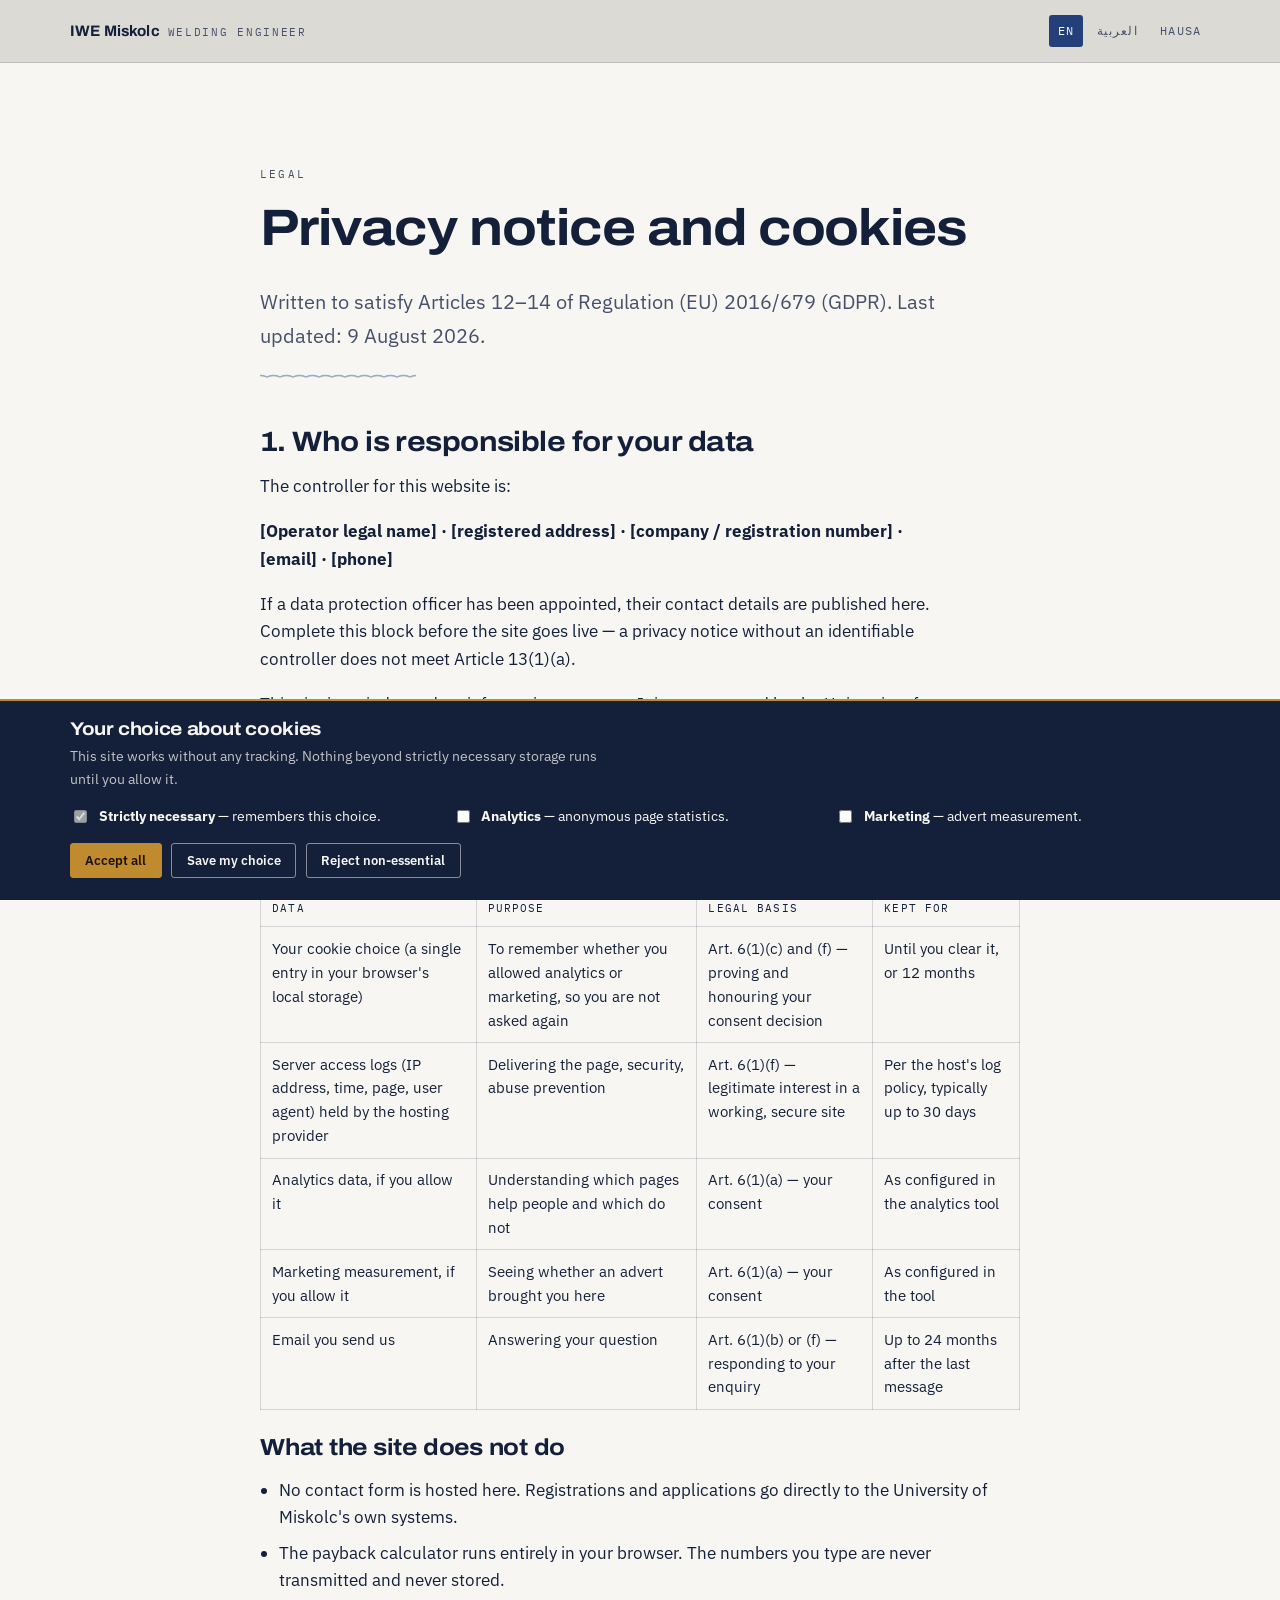
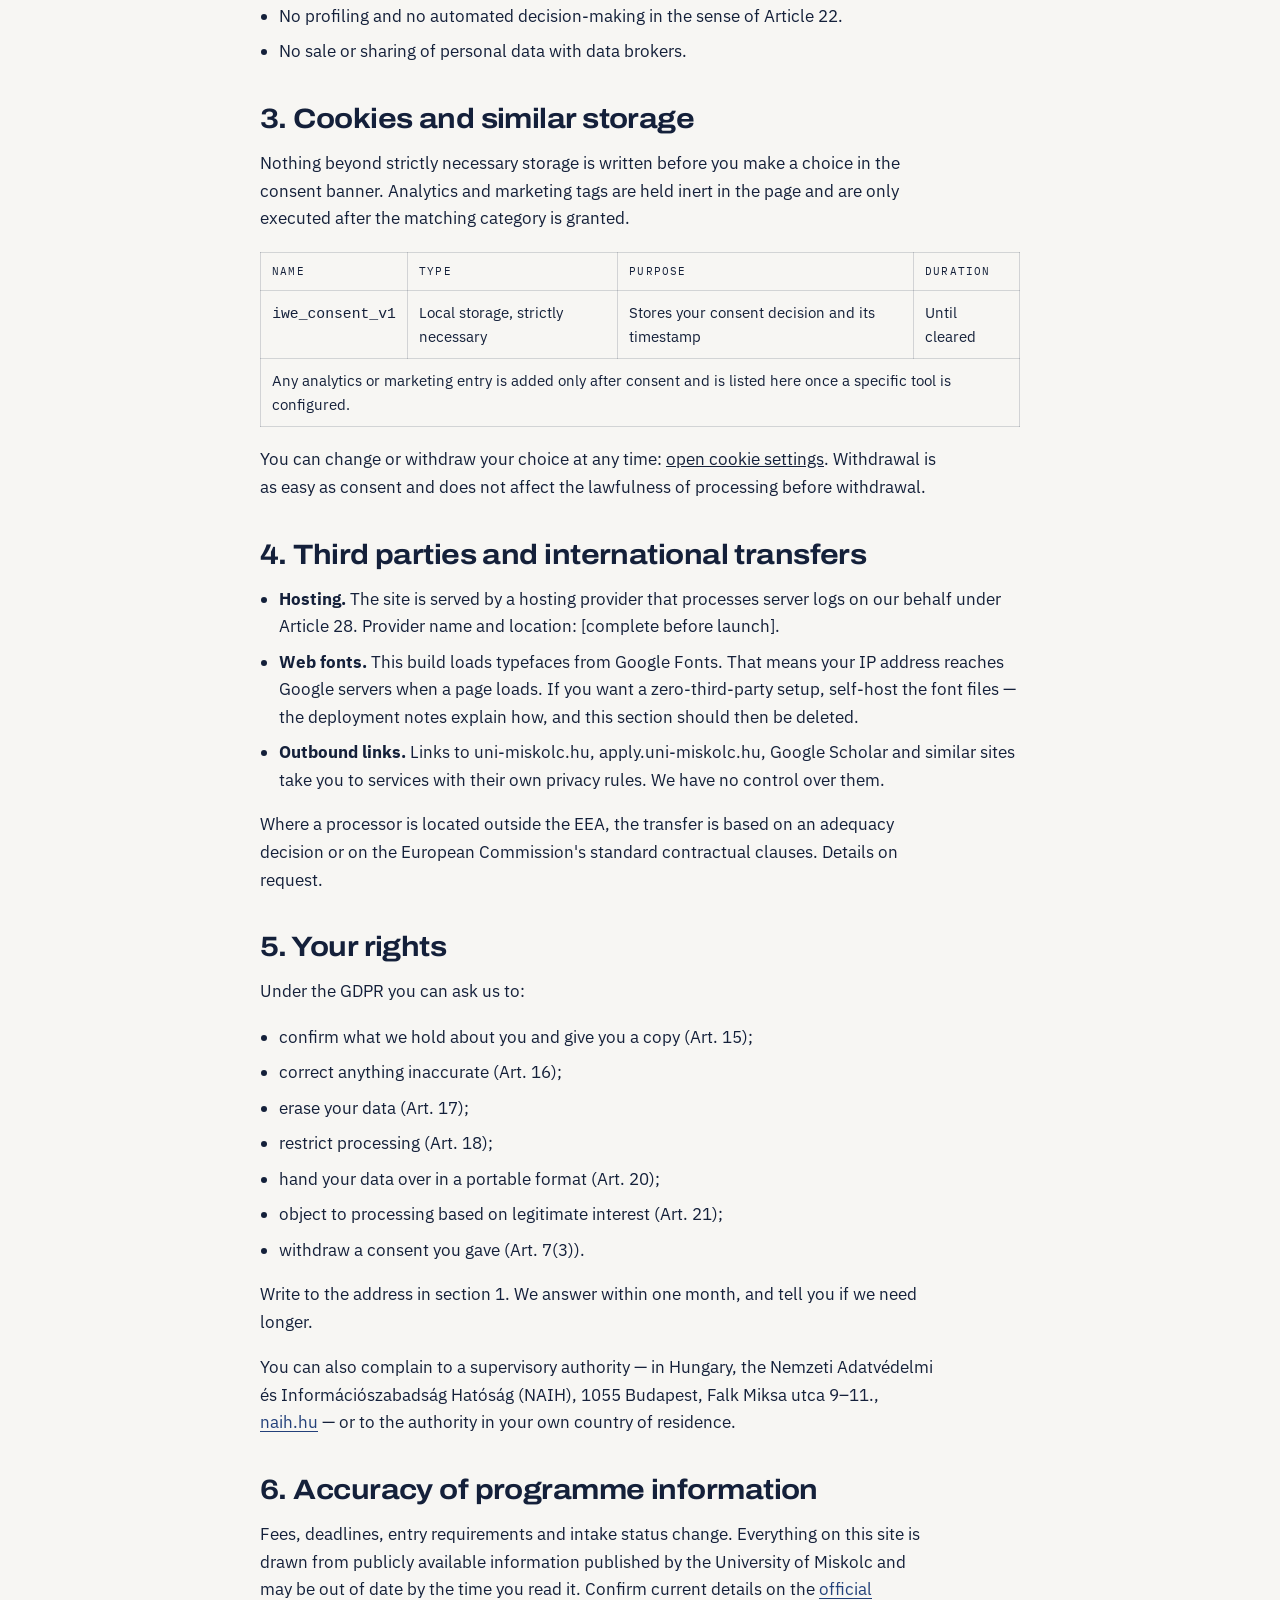
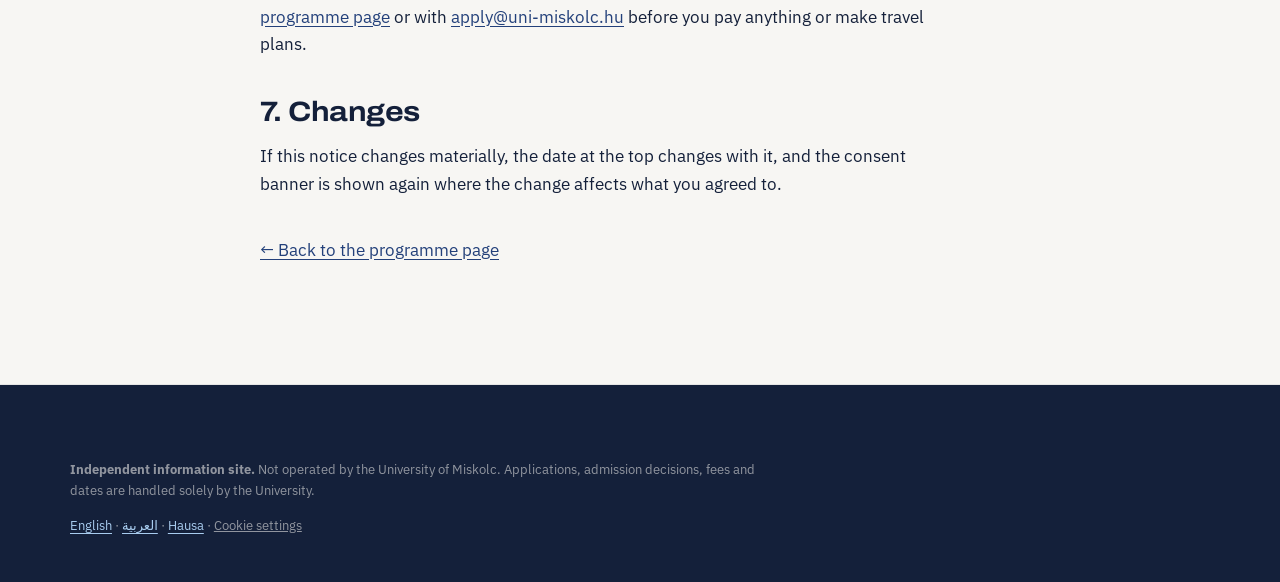
<file: privacy.html>
<!DOCTYPE html>
<html lang="en" dir="ltr">
<head>
<meta charset="utf-8">
<meta name="viewport" content="width=device-width, initial-scale=1">
<title>Privacy notice and cookies — IWE Miskolc</title>
<meta name="description" content="How this site handles personal data under the GDPR: controller, legal bases, cookies, retention, transfers and your rights.">
<meta name="robots" content="index, follow">
<link rel="canonical" href="https://880rzz.github.io/miskolc/privacy.html">
<link rel="alternate" hreflang="en" href="https://880rzz.github.io/miskolc/privacy.html">
<link rel="alternate" hreflang="ar" href="https://880rzz.github.io/miskolc/ar/privacy.html">
<link rel="alternate" hreflang="ha" href="https://880rzz.github.io/miskolc/ha/privacy.html">
<link rel="alternate" hreflang="x-default" href="https://880rzz.github.io/miskolc/privacy.html">
<link rel="preconnect" href="https://fonts.googleapis.com">
<link rel="preconnect" href="https://fonts.gstatic.com" crossorigin>
<link href="https://fonts.googleapis.com/css2?family=Archivo:wdth,wght@100..125,400..700&family=IBM+Plex+Mono:wght@400;500&family=IBM+Plex+Sans:wght@400;500;600;700&display=swap" rel="stylesheet">
<link rel="stylesheet" href="assets/site.css">
<meta name="theme-color" content="#DCDAD5">
</head>
<body>
<a class="skip" href="#main">Skip to content</a>

<header class="topbar">
  <div class="wrap topbar__in">
    <a class="brand" href="index.html">IWE Miskolc <span>Welding Engineer</span></a>
    <nav class="langs" aria-label="Language">
      <a href="privacy.html" aria-current="true">EN</a>
      <a href="ar/privacy.html" lang="ar" hreflang="ar">العربية</a>
      <a href="ha/privacy.html" lang="ha" hreflang="ha">Hausa</a>
    </nav>
  </div>
</header>

<main id="main" class="sec sec--paper">
  <div class="wrap prose">
    <p class="eyebrow">Legal</p>
    <h1 style="font-size:clamp(2rem,5vw,3.2rem)">Privacy notice and cookies</h1>
    <p class="lede">Written to satisfy Articles 12–14 of Regulation (EU) 2016/679 (GDPR). Last updated: <time datetime="2026-08-09">9 August 2026</time>.</p>
    <div class="seam seam--short" aria-hidden="true"></div>

    <h2>1. Who is responsible for your data</h2>
    <p>The controller for this website is:</p>
    <p><strong data-operator>[Operator legal name] · [registered address] · [company / registration number] · [email] · [phone]</strong></p>
    <p>If a data protection officer has been appointed, their contact details are published here. Complete this block before the site goes live — a privacy notice without an identifiable controller does not meet Article 13(1)(a).</p>
    <p>This site is an independent information resource. It is not operated by the University of Miskolc. The University is a separate controller for anything you submit through its own application system, registration form or email addresses, and its own privacy rules apply there.</p>

    <h2>2. What this site collects, and why</h2>
    <table>
      <thead>
        <tr><th>Data</th><th>Purpose</th><th>Legal basis</th><th>Kept for</th></tr>
      </thead>
      <tbody>
        <tr>
          <td>Your cookie choice (a single entry in your browser's local storage)</td>
          <td>To remember whether you allowed analytics or marketing, so you are not asked again</td>
          <td>Art. 6(1)(c) and (f) — proving and honouring your consent decision</td>
          <td>Until you clear it, or 12 months</td>
        </tr>
        <tr>
          <td>Server access logs (IP address, time, page, user agent) held by the hosting provider</td>
          <td>Delivering the page, security, abuse prevention</td>
          <td>Art. 6(1)(f) — legitimate interest in a working, secure site</td>
          <td>Per the host's log policy, typically up to 30 days</td>
        </tr>
        <tr>
          <td>Analytics data, if you allow it</td>
          <td>Understanding which pages help people and which do not</td>
          <td>Art. 6(1)(a) — your consent</td>
          <td>As configured in the analytics tool</td>
        </tr>
        <tr>
          <td>Marketing measurement, if you allow it</td>
          <td>Seeing whether an advert brought you here</td>
          <td>Art. 6(1)(a) — your consent</td>
          <td>As configured in the tool</td>
        </tr>
        <tr>
          <td>Email you send us</td>
          <td>Answering your question</td>
          <td>Art. 6(1)(b) or (f) — responding to your enquiry</td>
          <td>Up to 24 months after the last message</td>
        </tr>
      </tbody>
    </table>

    <h3>What the site does not do</h3>
    <ul>
      <li>No contact form is hosted here. Registrations and applications go directly to the University of Miskolc's own systems.</li>
      <li>The payback calculator runs entirely in your browser. The numbers you type are never transmitted and never stored.</li>
      <li>No profiling and no automated decision-making in the sense of Article 22.</li>
      <li>No sale or sharing of personal data with data brokers.</li>
    </ul>

    <h2>3. Cookies and similar storage</h2>
    <p>Nothing beyond strictly necessary storage is written before you make a choice in the consent banner. Analytics and marketing tags are held inert in the page and are only executed after the matching category is granted.</p>
    <table>
      <thead><tr><th>Name</th><th>Type</th><th>Purpose</th><th>Duration</th></tr></thead>
      <tbody>
        <tr><td><code>iwe_consent_v1</code></td><td>Local storage, strictly necessary</td><td>Stores your consent decision and its timestamp</td><td>Until cleared</td></tr>
        <tr><td colspan="4">Any analytics or marketing entry is added only after consent and is listed here once a specific tool is configured.</td></tr>
      </tbody>
    </table>
    <p>You can change or withdraw your choice at any time: <button type="button" class="prefs-link" data-open-consent>open cookie settings</button>. Withdrawal is as easy as consent and does not affect the lawfulness of processing before withdrawal.</p>

    <h2>4. Third parties and international transfers</h2>
    <ul>
      <li><strong>Hosting.</strong> The site is served by a hosting provider that processes server logs on our behalf under Article 28. Provider name and location: <span data-operator>[complete before launch]</span>.</li>
      <li><strong>Web fonts.</strong> This build loads typefaces from Google Fonts. That means your IP address reaches Google servers when a page loads. If you want a zero-third-party setup, self-host the font files — the deployment notes explain how, and this section should then be deleted.</li>
      <li><strong>Outbound links.</strong> Links to uni-miskolc.hu, apply.uni-miskolc.hu, Google Scholar and similar sites take you to services with their own privacy rules. We have no control over them.</li>
    </ul>
    <p>Where a processor is located outside the EEA, the transfer is based on an adequacy decision or on the European Commission's standard contractual clauses. Details on request.</p>

    <h2>5. Your rights</h2>
    <p>Under the GDPR you can ask us to:</p>
    <ul>
      <li>confirm what we hold about you and give you a copy (Art. 15);</li>
      <li>correct anything inaccurate (Art. 16);</li>
      <li>erase your data (Art. 17);</li>
      <li>restrict processing (Art. 18);</li>
      <li>hand your data over in a portable format (Art. 20);</li>
      <li>object to processing based on legitimate interest (Art. 21);</li>
      <li>withdraw a consent you gave (Art. 7(3)).</li>
    </ul>
    <p>Write to the address in section 1. We answer within one month, and tell you if we need longer.</p>
    <p>You can also complain to a supervisory authority — in Hungary, the Nemzeti Adatvédelmi és Információszabadság Hatóság (NAIH), 1055 Budapest, Falk Miksa utca 9–11., <a href="https://naih.hu" rel="noopener">naih.hu</a> — or to the authority in your own country of residence.</p>

    <h2>6. Accuracy of programme information</h2>
    <p>Fees, deadlines, entry requirements and intake status change. Everything on this site is drawn from publicly available information published by the University of Miskolc and may be out of date by the time you read it. Confirm current details on the <a href="https://www.uni-miskolc.hu/en/education/graduate-programmes/international-welding-engineering/" rel="noopener">official programme page</a> or with <a href="mailto:apply@uni-miskolc.hu">apply@uni-miskolc.hu</a> before you pay anything or make travel plans.</p>

    <h2>7. Changes</h2>
    <p>If this notice changes materially, the date at the top changes with it, and the consent banner is shown again where the change affects what you agreed to.</p>

    <p style="margin-top:2.4rem"><a href="index.html">← Back to the programme page</a></p>
  </div>
</main>

<footer class="foot">
  <div class="wrap">
    <div class="foot__legal" style="margin-top:0;border-top:0">
      <p><strong>Independent information site.</strong> Not operated by the University of Miskolc. Applications, admission decisions, fees and dates are handled solely by the University.</p>
      <p><a href="index.html">English</a> · <a href="ar/index.html" lang="ar">العربية</a> · <a href="ha/index.html" lang="ha">Hausa</a> · <button type="button" class="prefs-link" data-open-consent>Cookie settings</button></p>
    </div>
  </div>
</footer>

<section class="consent" id="consent" data-open="false" role="dialog" aria-live="polite" aria-labelledby="consent-h">
  <div class="wrap">
    <h2 id="consent-h">Your choice about cookies</h2>
    <p>This site works without any tracking. Nothing beyond strictly necessary storage runs until you allow it.</p>
    <div class="consent__opts">
      <label><input type="checkbox" checked disabled> <span><strong>Strictly necessary</strong> — remembers this choice.</span></label>
      <label><input type="checkbox" id="consent-analytics"> <span><strong>Analytics</strong> — anonymous page statistics.</span></label>
      <label><input type="checkbox" id="consent-marketing"> <span><strong>Marketing</strong> — advert measurement.</span></label>
    </div>
    <div class="consent__btns">
      <button class="btn btn--primary btn--sm" id="consent-all" type="button">Accept all</button>
      <button class="btn btn--light btn--sm" id="consent-save" type="button">Save my choice</button>
      <button class="btn btn--light btn--sm" id="consent-none" type="button">Reject non-essential</button>
    </div>
  </div>
</section>

<script src="assets/site.js" defer></script>
</body>
</html>
</file>
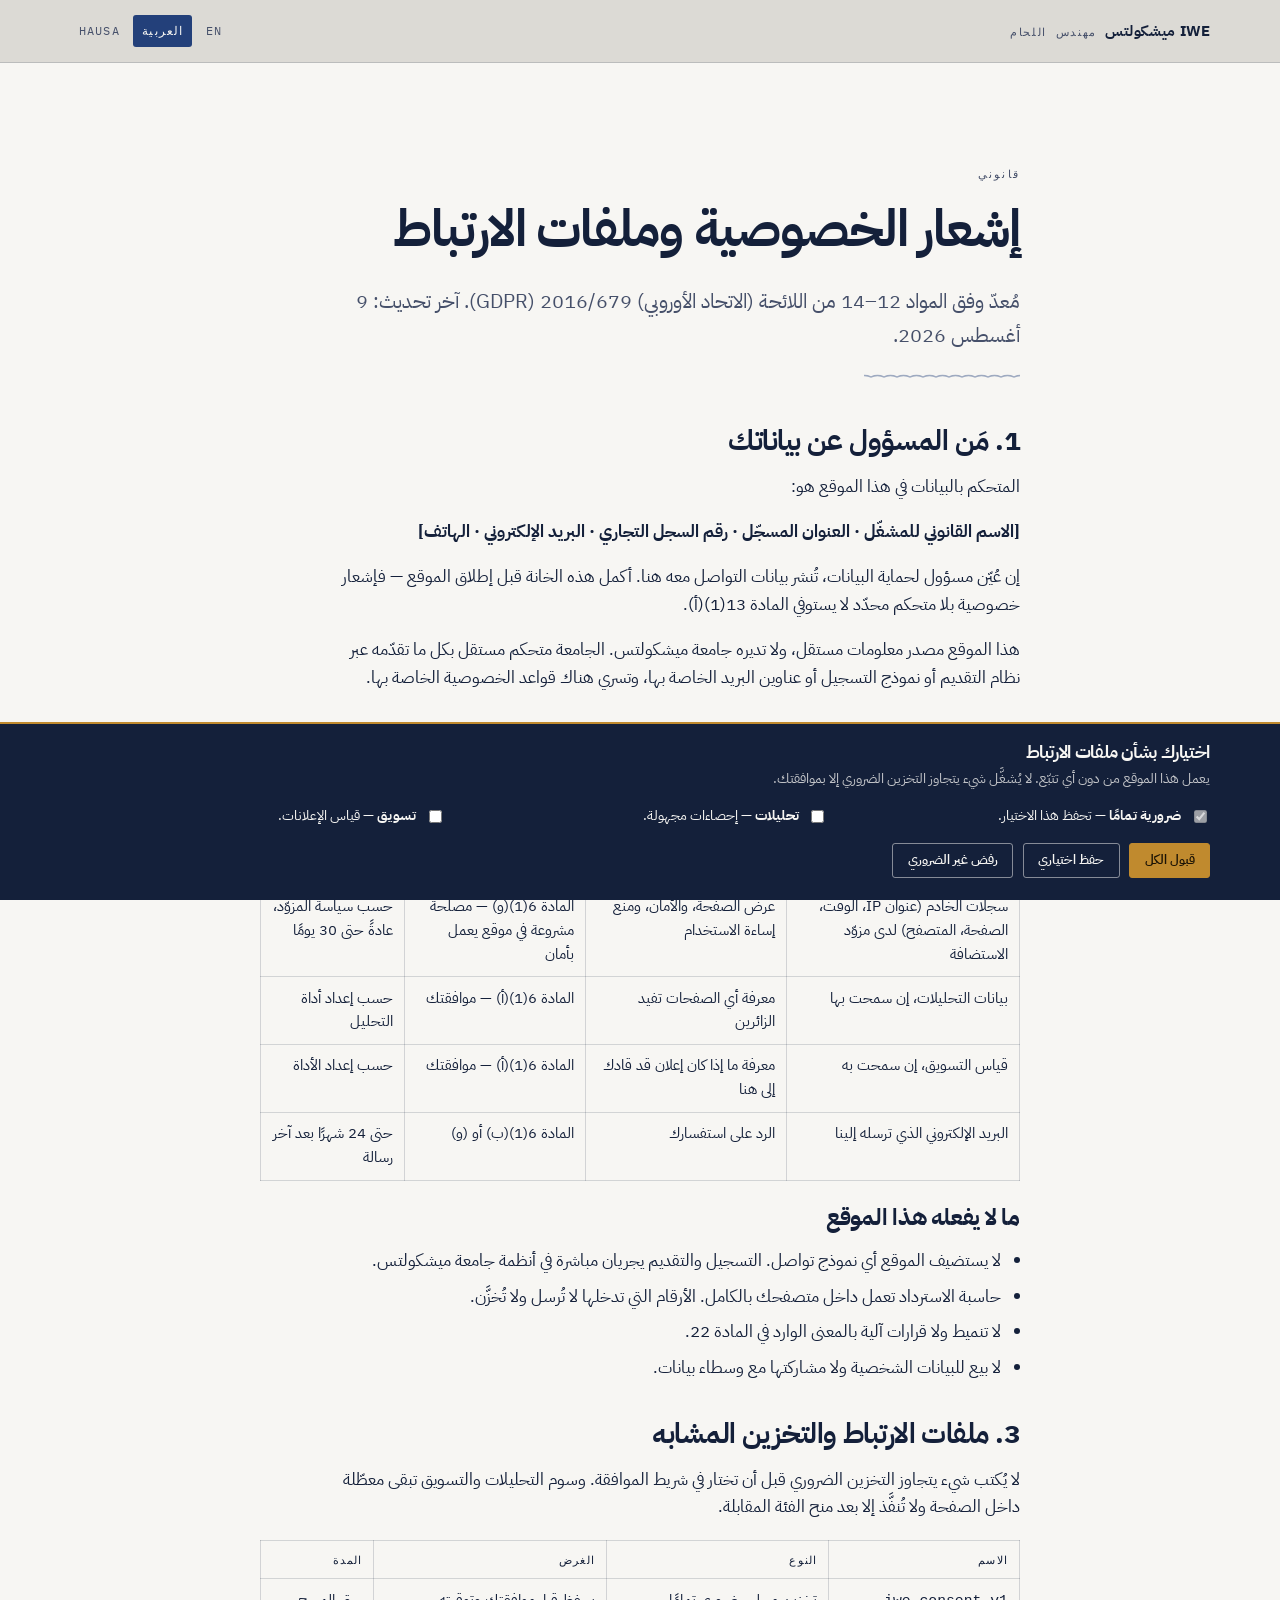
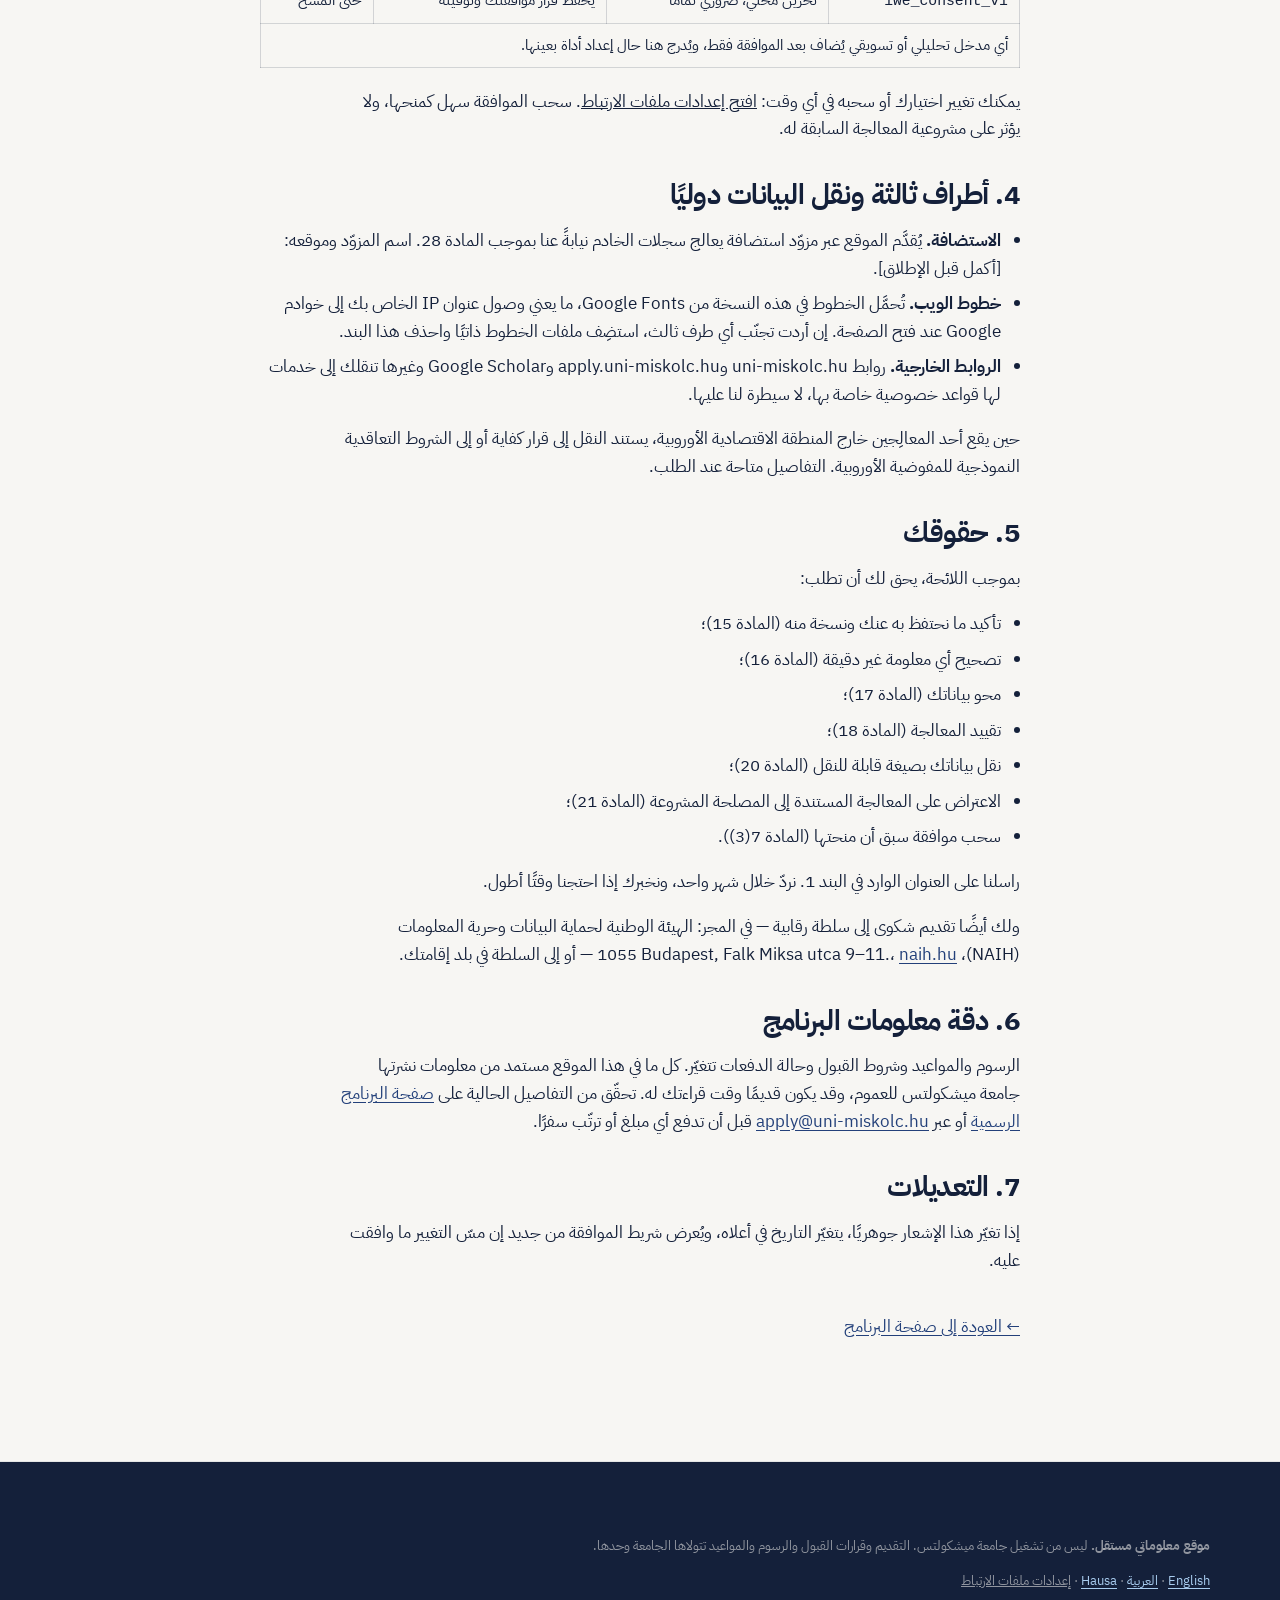
<file: ar/privacy.html>
<!DOCTYPE html>
<html lang="ar" dir="rtl">
<head>
<meta charset="utf-8">
<meta name="viewport" content="width=device-width, initial-scale=1">
<title>إشعار الخصوصية وملفات الارتباط — IWE ميشكولتس</title>
<meta name="description" content="كيف يتعامل هذا الموقع مع البيانات الشخصية وفق اللائحة الأوروبية العامة لحماية البيانات: المتحكم، الأسس القانونية، ملفات الارتباط، مدة الحفظ، وحقوقك.">
<meta name="robots" content="index, follow">
<link rel="canonical" href="https://880rzz.github.io/miskolc/ar/privacy.html">
<link rel="alternate" hreflang="en" href="https://880rzz.github.io/miskolc/privacy.html">
<link rel="alternate" hreflang="ar" href="https://880rzz.github.io/miskolc/ar/privacy.html">
<link rel="alternate" hreflang="ha" href="https://880rzz.github.io/miskolc/ha/privacy.html">
<link rel="alternate" hreflang="x-default" href="https://880rzz.github.io/miskolc/privacy.html">
<link rel="preconnect" href="https://fonts.googleapis.com">
<link rel="preconnect" href="https://fonts.gstatic.com" crossorigin>
<link href="https://fonts.googleapis.com/css2?family=IBM+Plex+Sans+Arabic:wght@400;500;600;700&family=IBM+Plex+Mono:wght@400;500&display=swap" rel="stylesheet">
<link rel="stylesheet" href="../assets/site.css">
<meta name="theme-color" content="#DCDAD5">
</head>
<body>
<a class="skip" href="#main">تخطَّ إلى المحتوى</a>

<header class="topbar">
  <div class="wrap topbar__in">
    <a class="brand" href="index.html">IWE ميشكولتس <span>مهندس اللحام</span></a>
    <nav class="langs" aria-label="اللغة">
      <a href="../privacy.html" lang="en" hreflang="en">EN</a>
      <a href="privacy.html" aria-current="true">العربية</a>
      <a href="../ha/privacy.html" lang="ha" hreflang="ha">Hausa</a>
    </nav>
  </div>
</header>

<main id="main" class="sec sec--paper">
  <div class="wrap prose">
    <p class="eyebrow">قانوني</p>
    <h1 style="font-size:clamp(2rem,5vw,3.2rem)">إشعار الخصوصية وملفات الارتباط</h1>
    <p class="lede">مُعدّ وفق المواد 12–14 من اللائحة (الاتحاد الأوروبي) 2016/679 (GDPR). آخر تحديث: <time datetime="2026-08-09">9 أغسطس 2026</time>.</p>
    <div class="seam seam--short" aria-hidden="true"></div>

    <h2>1. مَن المسؤول عن بياناتك</h2>
    <p>المتحكم بالبيانات في هذا الموقع هو:</p>
    <p><strong data-operator>[الاسم القانوني للمشغّل · العنوان المسجّل · رقم السجل التجاري · البريد الإلكتروني · الهاتف]</strong></p>
    <p>إن عُيّن مسؤول لحماية البيانات، تُنشر بيانات التواصل معه هنا. أكمل هذه الخانة قبل إطلاق الموقع — فإشعار خصوصية بلا متحكم محدّد لا يستوفي المادة 13(1)(أ).</p>
    <p>هذا الموقع مصدر معلومات مستقل، ولا تديره جامعة ميشكولتس. الجامعة متحكم مستقل بكل ما تقدّمه عبر نظام التقديم أو نموذج التسجيل أو عناوين البريد الخاصة بها، وتسري هناك قواعد الخصوصية الخاصة بها.</p>

    <h2>2. ما يجمعه هذا الموقع، ولماذا</h2>
    <table>
      <thead>
        <tr><th>البيانات</th><th>الغرض</th><th>الأساس القانوني</th><th>مدة الحفظ</th></tr>
      </thead>
      <tbody>
        <tr>
          <td>اختيارك بشأن ملفات الارتباط (مدخل واحد في التخزين المحلي للمتصفح)</td>
          <td>تذكّر موافقتك على التحليلات أو التسويق حتى لا نسألك مجددًا</td>
          <td>المادة 6(1)(ج) و(و) — إثبات قرارك واحترامه</td>
          <td>حتى تمسحه، أو 12 شهرًا</td>
        </tr>
        <tr>
          <td>سجلات الخادم (عنوان IP، الوقت، الصفحة، المتصفح) لدى مزوّد الاستضافة</td>
          <td>عرض الصفحة، والأمان، ومنع إساءة الاستخدام</td>
          <td>المادة 6(1)(و) — مصلحة مشروعة في موقع يعمل بأمان</td>
          <td>حسب سياسة المزوّد، عادةً حتى 30 يومًا</td>
        </tr>
        <tr>
          <td>بيانات التحليلات، إن سمحت بها</td>
          <td>معرفة أي الصفحات تفيد الزائرين</td>
          <td>المادة 6(1)(أ) — موافقتك</td>
          <td>حسب إعداد أداة التحليل</td>
        </tr>
        <tr>
          <td>قياس التسويق، إن سمحت به</td>
          <td>معرفة ما إذا كان إعلان قد قادك إلى هنا</td>
          <td>المادة 6(1)(أ) — موافقتك</td>
          <td>حسب إعداد الأداة</td>
        </tr>
        <tr>
          <td>البريد الإلكتروني الذي ترسله إلينا</td>
          <td>الرد على استفسارك</td>
          <td>المادة 6(1)(ب) أو (و)</td>
          <td>حتى 24 شهرًا بعد آخر رسالة</td>
        </tr>
      </tbody>
    </table>

    <h3>ما لا يفعله هذا الموقع</h3>
    <ul>
      <li>لا يستضيف الموقع أي نموذج تواصل. التسجيل والتقديم يجريان مباشرة في أنظمة جامعة ميشكولتس.</li>
      <li>حاسبة الاسترداد تعمل داخل متصفحك بالكامل. الأرقام التي تدخلها لا تُرسل ولا تُخزَّن.</li>
      <li>لا تنميط ولا قرارات آلية بالمعنى الوارد في المادة 22.</li>
      <li>لا بيع للبيانات الشخصية ولا مشاركتها مع وسطاء بيانات.</li>
    </ul>

    <h2>3. ملفات الارتباط والتخزين المشابه</h2>
    <p>لا يُكتب شيء يتجاوز التخزين الضروري قبل أن تختار في شريط الموافقة. وسوم التحليلات والتسويق تبقى معطّلة داخل الصفحة ولا تُنفَّذ إلا بعد منح الفئة المقابلة.</p>
    <table>
      <thead><tr><th>الاسم</th><th>النوع</th><th>الغرض</th><th>المدة</th></tr></thead>
      <tbody>
        <tr><td><code>iwe_consent_v1</code></td><td>تخزين محلي، ضروري تمامًا</td><td>يحفظ قرار موافقتك وتوقيته</td><td>حتى المسح</td></tr>
        <tr><td colspan="4">أي مدخل تحليلي أو تسويقي يُضاف بعد الموافقة فقط، ويُدرج هنا حال إعداد أداة بعينها.</td></tr>
      </tbody>
    </table>
    <p>يمكنك تغيير اختيارك أو سحبه في أي وقت: <button type="button" class="prefs-link" data-open-consent>افتح إعدادات ملفات الارتباط</button>. سحب الموافقة سهل كمنحها، ولا يؤثر على مشروعية المعالجة السابقة له.</p>

    <h2>4. أطراف ثالثة ونقل البيانات دوليًا</h2>
    <ul>
      <li><strong>الاستضافة.</strong> يُقدَّم الموقع عبر مزوّد استضافة يعالج سجلات الخادم نيابةً عنا بموجب المادة 28. اسم المزوّد وموقعه: <span data-operator>[أكمل قبل الإطلاق]</span>.</li>
      <li><strong>خطوط الويب.</strong> تُحمَّل الخطوط في هذه النسخة من Google Fonts، ما يعني وصول عنوان IP الخاص بك إلى خوادم Google عند فتح الصفحة. إن أردت تجنّب أي طرف ثالث، استضِف ملفات الخطوط ذاتيًا واحذف هذا البند.</li>
      <li><strong>الروابط الخارجية.</strong> روابط uni-miskolc.hu وapply.uni-miskolc.hu وGoogle Scholar وغيرها تنقلك إلى خدمات لها قواعد خصوصية خاصة بها، لا سيطرة لنا عليها.</li>
    </ul>
    <p>حين يقع أحد المعالِجين خارج المنطقة الاقتصادية الأوروبية، يستند النقل إلى قرار كفاية أو إلى الشروط التعاقدية النموذجية للمفوضية الأوروبية. التفاصيل متاحة عند الطلب.</p>

    <h2>5. حقوقك</h2>
    <p>بموجب اللائحة، يحق لك أن تطلب:</p>
    <ul>
      <li>تأكيد ما نحتفظ به عنك ونسخة منه (المادة 15)؛</li>
      <li>تصحيح أي معلومة غير دقيقة (المادة 16)؛</li>
      <li>محو بياناتك (المادة 17)؛</li>
      <li>تقييد المعالجة (المادة 18)؛</li>
      <li>نقل بياناتك بصيغة قابلة للنقل (المادة 20)؛</li>
      <li>الاعتراض على المعالجة المستندة إلى المصلحة المشروعة (المادة 21)؛</li>
      <li>سحب موافقة سبق أن منحتها (المادة 7(3)).</li>
    </ul>
    <p>راسلنا على العنوان الوارد في البند 1. نردّ خلال شهر واحد، ونخبرك إذا احتجنا وقتًا أطول.</p>
    <p>ولك أيضًا تقديم شكوى إلى سلطة رقابية — في المجر: الهيئة الوطنية لحماية البيانات وحرية المعلومات (NAIH)، 1055 Budapest, Falk Miksa utca 9–11.، <a href="https://naih.hu" rel="noopener">naih.hu</a> — أو إلى السلطة في بلد إقامتك.</p>

    <h2>6. دقة معلومات البرنامج</h2>
    <p>الرسوم والمواعيد وشروط القبول وحالة الدفعات تتغيّر. كل ما في هذا الموقع مستمد من معلومات نشرتها جامعة ميشكولتس للعموم، وقد يكون قديمًا وقت قراءتك له. تحقّق من التفاصيل الحالية على <a href="https://www.uni-miskolc.hu/en/education/graduate-programmes/international-welding-engineering/" rel="noopener">صفحة البرنامج الرسمية</a> أو عبر <a href="mailto:apply@uni-miskolc.hu">apply@uni-miskolc.hu</a> قبل أن تدفع أي مبلغ أو ترتّب سفرًا.</p>

    <h2>7. التعديلات</h2>
    <p>إذا تغيّر هذا الإشعار جوهريًا، يتغيّر التاريخ في أعلاه، ويُعرض شريط الموافقة من جديد إن مسّ التغيير ما وافقت عليه.</p>

    <p style="margin-top:2.4rem"><a href="index.html">← العودة إلى صفحة البرنامج</a></p>
  </div>
</main>

<footer class="foot">
  <div class="wrap">
    <div class="foot__legal" style="margin-top:0;border-top:0">
      <p><strong>موقع معلوماتي مستقل.</strong> ليس من تشغيل جامعة ميشكولتس. التقديم وقرارات القبول والرسوم والمواعيد تتولاها الجامعة وحدها.</p>
      <p><a href="../index.html">English</a> · <a href="index.html">العربية</a> · <a href="../ha/index.html" lang="ha">Hausa</a> · <button type="button" class="prefs-link" data-open-consent>إعدادات ملفات الارتباط</button></p>
    </div>
  </div>
</footer>

<section class="consent" id="consent" data-open="false" role="dialog" aria-live="polite" aria-labelledby="consent-h">
  <div class="wrap">
    <h2 id="consent-h">اختيارك بشأن ملفات الارتباط</h2>
    <p>يعمل هذا الموقع من دون أي تتبّع. لا يُشغَّل شيء يتجاوز التخزين الضروري إلا بموافقتك.</p>
    <div class="consent__opts">
      <label><input type="checkbox" checked disabled> <span><strong>ضرورية تمامًا</strong> — تحفظ هذا الاختيار.</span></label>
      <label><input type="checkbox" id="consent-analytics"> <span><strong>تحليلات</strong> — إحصاءات مجهولة.</span></label>
      <label><input type="checkbox" id="consent-marketing"> <span><strong>تسويق</strong> — قياس الإعلانات.</span></label>
    </div>
    <div class="consent__btns">
      <button class="btn btn--primary btn--sm" id="consent-all" type="button">قبول الكل</button>
      <button class="btn btn--light btn--sm" id="consent-save" type="button">حفظ اختياري</button>
      <button class="btn btn--light btn--sm" id="consent-none" type="button">رفض غير الضروري</button>
    </div>
  </div>
</section>

<script src="../assets/site.js" defer></script>
</body>
</html>
</file>
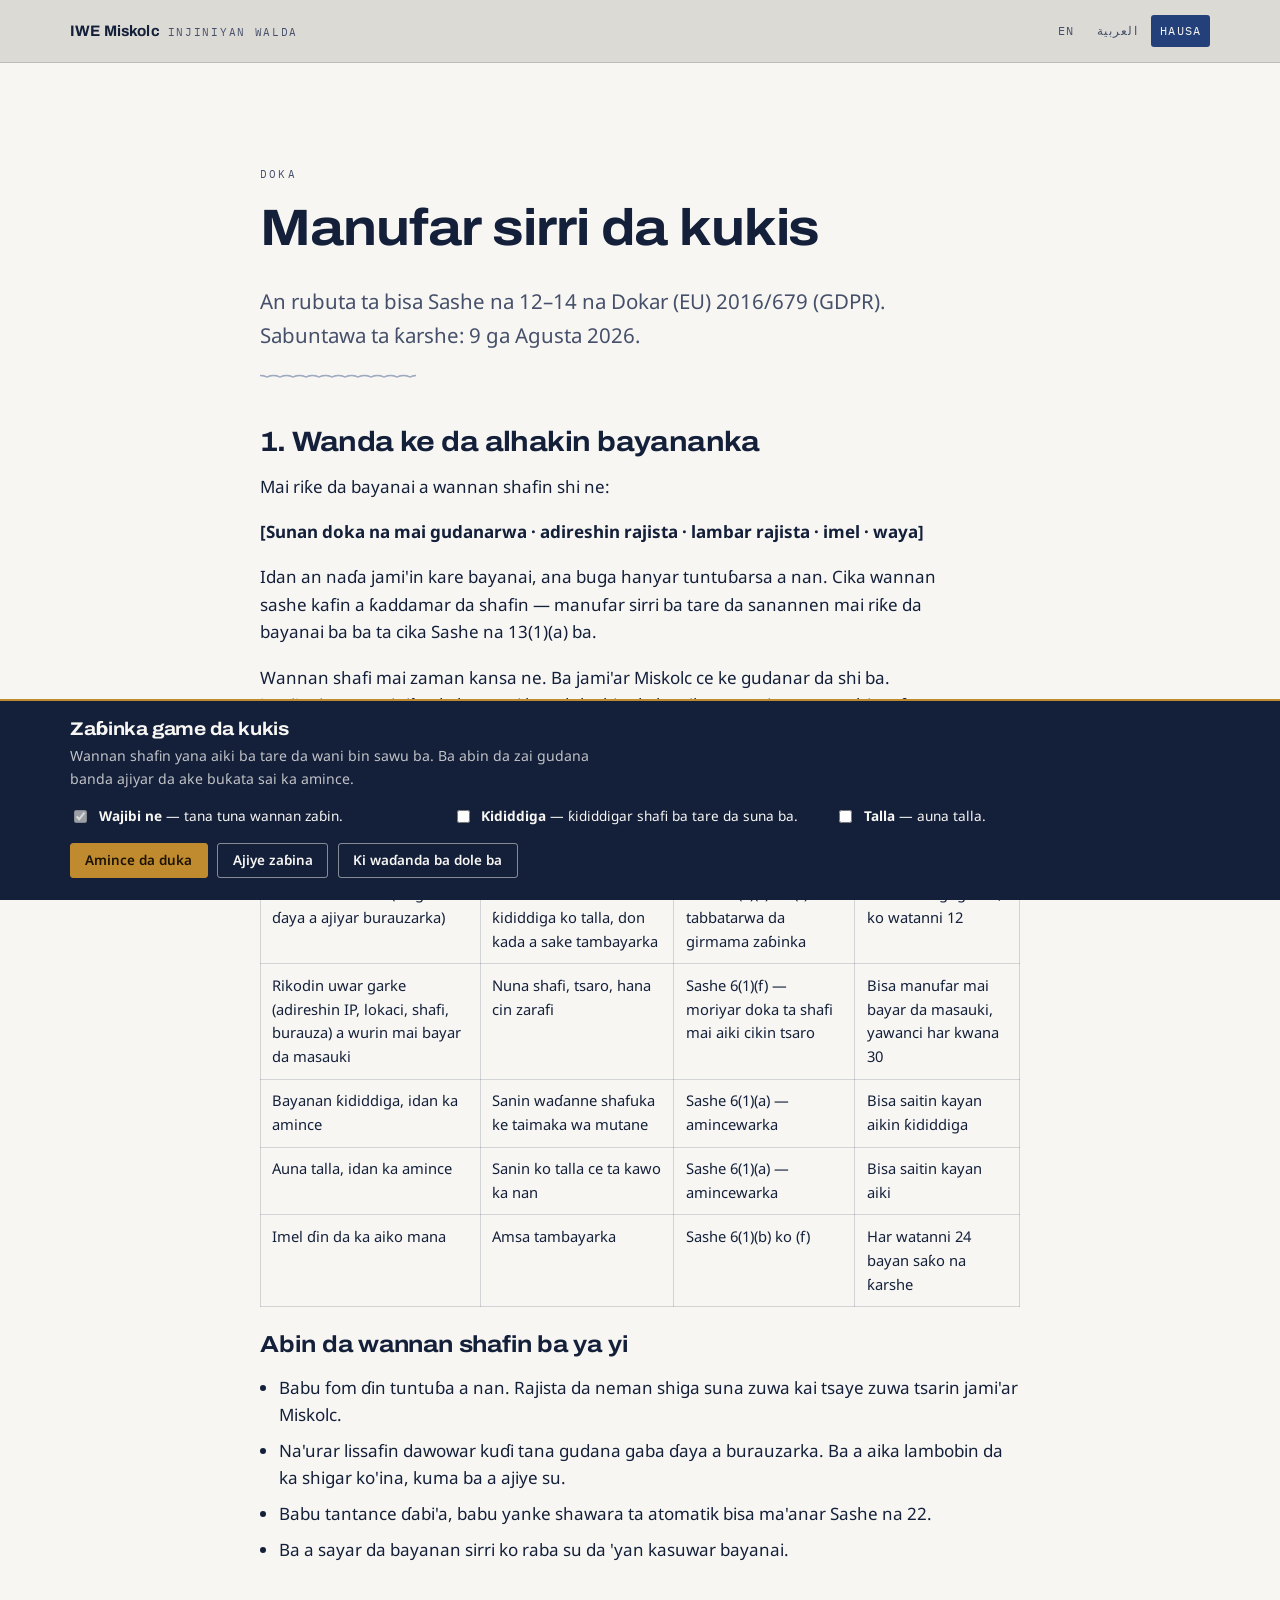
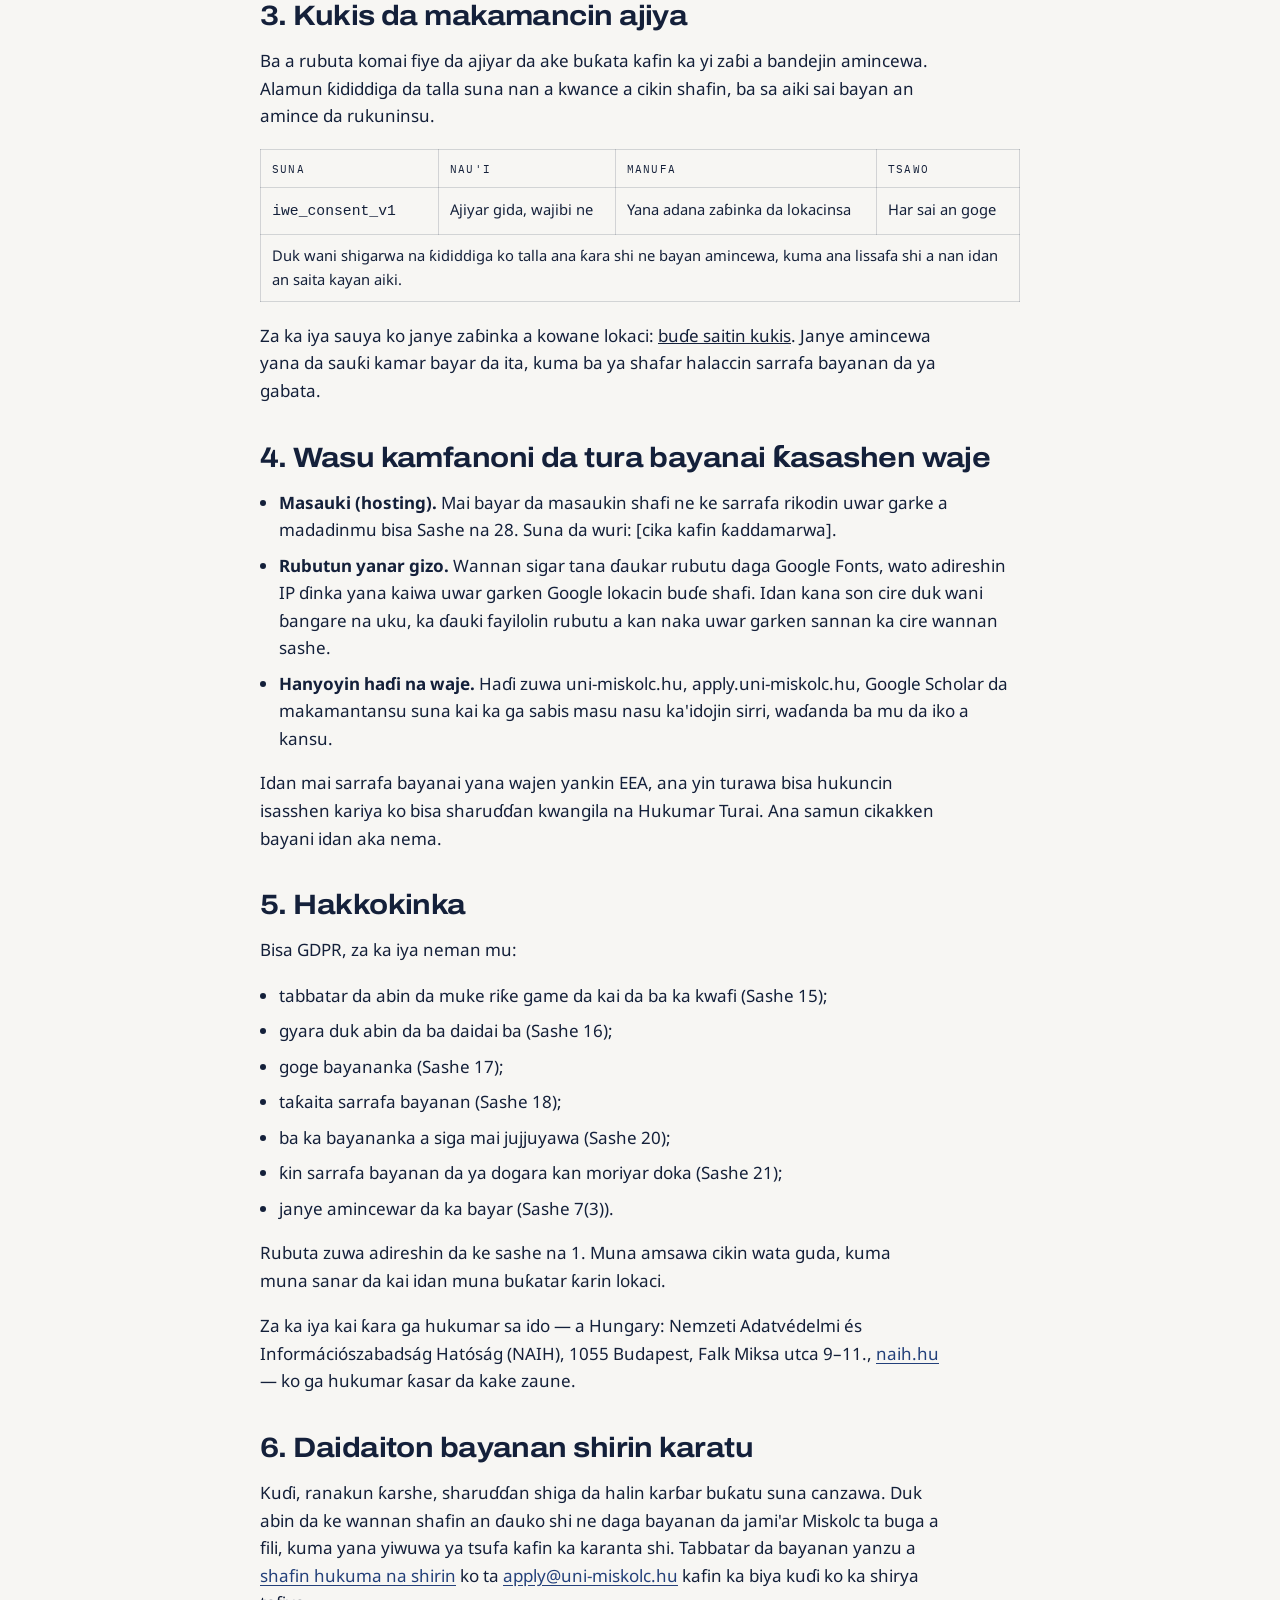
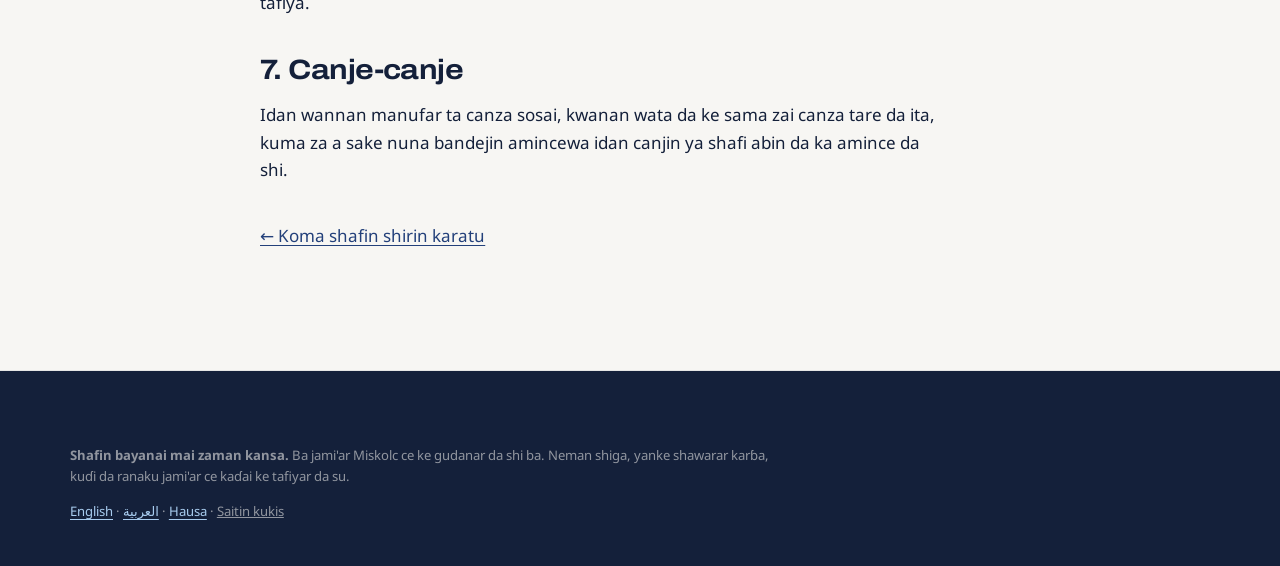
<file: ha/privacy.html>
<!DOCTYPE html>
<html lang="ha" dir="ltr">
<head>
<meta charset="utf-8">
<meta name="viewport" content="width=device-width, initial-scale=1">
<title>Manufar sirri da kukis — IWE Miskolc</title>
<meta name="description" content="Yadda wannan shafin ke tafiyar da bayanan sirri bisa GDPR: mai riƙe da bayanai, tushen doka, kukis, tsawon ajiya da hakkokinka.">
<meta name="robots" content="index, follow">
<link rel="canonical" href="https://880rzz.github.io/miskolc/ha/privacy.html">
<link rel="alternate" hreflang="en" href="https://880rzz.github.io/miskolc/privacy.html">
<link rel="alternate" hreflang="ar" href="https://880rzz.github.io/miskolc/ar/privacy.html">
<link rel="alternate" hreflang="ha" href="https://880rzz.github.io/miskolc/ha/privacy.html">
<link rel="alternate" hreflang="x-default" href="https://880rzz.github.io/miskolc/privacy.html">
<link rel="preconnect" href="https://fonts.googleapis.com">
<link rel="preconnect" href="https://fonts.gstatic.com" crossorigin>
<link href="https://fonts.googleapis.com/css2?family=Archivo:wdth,wght@100..125,400..700&family=IBM+Plex+Mono:wght@400;500&family=Noto+Sans:wght@400;500;600;700&display=swap" rel="stylesheet">
<link rel="stylesheet" href="../assets/site.css">
<style>html[lang="ha"] { --body: "Noto Sans", "IBM Plex Sans", system-ui, sans-serif; }</style>
<meta name="theme-color" content="#DCDAD5">
</head>
<body>
<a class="skip" href="#main">Tsallake zuwa abin da ke ciki</a>

<header class="topbar">
  <div class="wrap topbar__in">
    <a class="brand" href="index.html">IWE Miskolc <span>Injiniyan Walda</span></a>
    <nav class="langs" aria-label="Harshe">
      <a href="../privacy.html" lang="en" hreflang="en">EN</a>
      <a href="../ar/privacy.html" lang="ar" hreflang="ar">العربية</a>
      <a href="privacy.html" aria-current="true">Hausa</a>
    </nav>
  </div>
</header>

<main id="main" class="sec sec--paper">
  <div class="wrap prose">
    <p class="eyebrow">Doka</p>
    <h1 style="font-size:clamp(2rem,5vw,3.2rem)">Manufar sirri da kukis</h1>
    <p class="lede">An rubuta ta bisa Sashe na 12–14 na Dokar (EU) 2016/679 (GDPR). Sabuntawa ta ƙarshe: <time datetime="2026-08-09">9 ga Agusta 2026</time>.</p>
    <div class="seam seam--short" aria-hidden="true"></div>

    <h2>1. Wanda ke da alhakin bayananka</h2>
    <p>Mai riƙe da bayanai a wannan shafin shi ne:</p>
    <p><strong data-operator>[Sunan doka na mai gudanarwa · adireshin rajista · lambar rajista · imel · waya]</strong></p>
    <p>Idan an naɗa jami'in kare bayanai, ana buga hanyar tuntuɓarsa a nan. Cika wannan sashe kafin a ƙaddamar da shafin — manufar sirri ba tare da sanannen mai riƙe da bayanai ba ba ta cika Sashe na 13(1)(a) ba.</p>
    <p>Wannan shafi mai zaman kansa ne. Ba jami'ar Miskolc ce ke gudanar da shi ba. Jami'ar ita ce mai riƙe da bayanai kan duk abin da ka aika ta tsarin neman shiga, fom ɗin rajista ko imel ɗinta, kuma ka'idojinta na sirri ne ke aiki a wurin.</p>

    <h2>2. Abin da wannan shafin ke tarawa, da dalili</h2>
    <table>
      <thead>
        <tr><th>Bayani</th><th>Manufa</th><th>Tushen doka</th><th>Tsawon ajiya</th></tr>
      </thead>
      <tbody>
        <tr>
          <td>Zaɓinka na kukis (shigarwa ɗaya a ajiyar burauzarka)</td>
          <td>Tuna ko ka amince da ƙididdiga ko talla, don kada a sake tambayarka</td>
          <td>Sashe 6(1)(c) da (f) — tabbatarwa da girmama zaɓinka</td>
          <td>Har sai ka goge shi, ko watanni 12</td>
        </tr>
        <tr>
          <td>Rikodin uwar garke (adireshin IP, lokaci, shafi, burauza) a wurin mai bayar da masauki</td>
          <td>Nuna shafi, tsaro, hana cin zarafi</td>
          <td>Sashe 6(1)(f) — moriyar doka ta shafi mai aiki cikin tsaro</td>
          <td>Bisa manufar mai bayar da masauki, yawanci har kwana 30</td>
        </tr>
        <tr>
          <td>Bayanan ƙididdiga, idan ka amince</td>
          <td>Sanin waɗanne shafuka ke taimaka wa mutane</td>
          <td>Sashe 6(1)(a) — amincewarka</td>
          <td>Bisa saitin kayan aikin ƙididdiga</td>
        </tr>
        <tr>
          <td>Auna talla, idan ka amince</td>
          <td>Sanin ko talla ce ta kawo ka nan</td>
          <td>Sashe 6(1)(a) — amincewarka</td>
          <td>Bisa saitin kayan aiki</td>
        </tr>
        <tr>
          <td>Imel ɗin da ka aiko mana</td>
          <td>Amsa tambayarka</td>
          <td>Sashe 6(1)(b) ko (f)</td>
          <td>Har watanni 24 bayan saƙo na ƙarshe</td>
        </tr>
      </tbody>
    </table>

    <h3>Abin da wannan shafin ba ya yi</h3>
    <ul>
      <li>Babu fom ɗin tuntuɓa a nan. Rajista da neman shiga suna zuwa kai tsaye zuwa tsarin jami'ar Miskolc.</li>
      <li>Na'urar lissafin dawowar kuɗi tana gudana gaba ɗaya a burauzarka. Ba a aika lambobin da ka shigar ko'ina, kuma ba a ajiye su.</li>
      <li>Babu tantance ɗabi'a, babu yanke shawara ta atomatik bisa ma'anar Sashe na 22.</li>
      <li>Ba a sayar da bayanan sirri ko raba su da 'yan kasuwar bayanai.</li>
    </ul>

    <h2>3. Kukis da makamancin ajiya</h2>
    <p>Ba a rubuta komai fiye da ajiyar da ake buƙata kafin ka yi zaɓi a bandejin amincewa. Alamun ƙididdiga da talla suna nan a kwance a cikin shafin, ba sa aiki sai bayan an amince da rukuninsu.</p>
    <table>
      <thead><tr><th>Suna</th><th>Nau'i</th><th>Manufa</th><th>Tsawo</th></tr></thead>
      <tbody>
        <tr><td><code>iwe_consent_v1</code></td><td>Ajiyar gida, wajibi ne</td><td>Yana adana zaɓinka da lokacinsa</td><td>Har sai an goge</td></tr>
        <tr><td colspan="4">Duk wani shigarwa na ƙididdiga ko talla ana ƙara shi ne bayan amincewa, kuma ana lissafa shi a nan idan an saita kayan aiki.</td></tr>
      </tbody>
    </table>
    <p>Za ka iya sauya ko janye zaɓinka a kowane lokaci: <button type="button" class="prefs-link" data-open-consent>buɗe saitin kukis</button>. Janye amincewa yana da sauƙi kamar bayar da ita, kuma ba ya shafar halaccin sarrafa bayanan da ya gabata.</p>

    <h2>4. Wasu kamfanoni da tura bayanai ƙasashen waje</h2>
    <ul>
      <li><strong>Masauki (hosting).</strong> Mai bayar da masaukin shafi ne ke sarrafa rikodin uwar garke a madadinmu bisa Sashe na 28. Suna da wuri: <span data-operator>[cika kafin ƙaddamarwa]</span>.</li>
      <li><strong>Rubutun yanar gizo.</strong> Wannan sigar tana ɗaukar rubutu daga Google Fonts, wato adireshin IP ɗinka yana kaiwa uwar garken Google lokacin buɗe shafi. Idan kana son cire duk wani ɓangare na uku, ka ɗauki fayilolin rubutu a kan naka uwar garken sannan ka cire wannan sashe.</li>
      <li><strong>Hanyoyin haɗi na waje.</strong> Haɗi zuwa uni-miskolc.hu, apply.uni-miskolc.hu, Google Scholar da makamantansu suna kai ka ga sabis masu nasu ka'idojin sirri, waɗanda ba mu da iko a kansu.</li>
    </ul>
    <p>Idan mai sarrafa bayanai yana wajen yankin EEA, ana yin turawa bisa hukuncin isasshen kariya ko bisa sharuɗɗan kwangila na Hukumar Turai. Ana samun cikakken bayani idan aka nema.</p>

    <h2>5. Hakkokinka</h2>
    <p>Bisa GDPR, za ka iya neman mu:</p>
    <ul>
      <li>tabbatar da abin da muke riƙe game da kai da ba ka kwafi (Sashe 15);</li>
      <li>gyara duk abin da ba daidai ba (Sashe 16);</li>
      <li>goge bayananka (Sashe 17);</li>
      <li>taƙaita sarrafa bayanan (Sashe 18);</li>
      <li>ba ka bayananka a siga mai jujjuyawa (Sashe 20);</li>
      <li>ƙin sarrafa bayanan da ya dogara kan moriyar doka (Sashe 21);</li>
      <li>janye amincewar da ka bayar (Sashe 7(3)).</li>
    </ul>
    <p>Rubuta zuwa adireshin da ke sashe na 1. Muna amsawa cikin wata guda, kuma muna sanar da kai idan muna buƙatar ƙarin lokaci.</p>
    <p>Za ka iya kai ƙara ga hukumar sa ido — a Hungary: Nemzeti Adatvédelmi és Információszabadság Hatóság (NAIH), 1055 Budapest, Falk Miksa utca 9–11., <a href="https://naih.hu" rel="noopener">naih.hu</a> — ko ga hukumar ƙasar da kake zaune.</p>

    <h2>6. Daidaiton bayanan shirin karatu</h2>
    <p>Kuɗi, ranakun ƙarshe, sharuɗɗan shiga da halin karɓar buƙatu suna canzawa. Duk abin da ke wannan shafin an ɗauko shi ne daga bayanan da jami'ar Miskolc ta buga a fili, kuma yana yiwuwa ya tsufa kafin ka karanta shi. Tabbatar da bayanan yanzu a <a href="https://www.uni-miskolc.hu/en/education/graduate-programmes/international-welding-engineering/" rel="noopener">shafin hukuma na shirin</a> ko ta <a href="mailto:apply@uni-miskolc.hu">apply@uni-miskolc.hu</a> kafin ka biya kuɗi ko ka shirya tafiya.</p>

    <h2>7. Canje-canje</h2>
    <p>Idan wannan manufar ta canza sosai, kwanan wata da ke sama zai canza tare da ita, kuma za a sake nuna bandejin amincewa idan canjin ya shafi abin da ka amince da shi.</p>

    <p style="margin-top:2.4rem"><a href="index.html">← Koma shafin shirin karatu</a></p>
  </div>
</main>

<footer class="foot">
  <div class="wrap">
    <div class="foot__legal" style="margin-top:0;border-top:0">
      <p><strong>Shafin bayanai mai zaman kansa.</strong> Ba jami'ar Miskolc ce ke gudanar da shi ba. Neman shiga, yanke shawarar karɓa, kuɗi da ranaku jami'ar ce kaɗai ke tafiyar da su.</p>
      <p><a href="../index.html">English</a> · <a href="../ar/index.html" lang="ar">العربية</a> · <a href="index.html">Hausa</a> · <button type="button" class="prefs-link" data-open-consent>Saitin kukis</button></p>
    </div>
  </div>
</footer>

<section class="consent" id="consent" data-open="false" role="dialog" aria-live="polite" aria-labelledby="consent-h">
  <div class="wrap">
    <h2 id="consent-h">Zaɓinka game da kukis</h2>
    <p>Wannan shafin yana aiki ba tare da wani bin sawu ba. Ba abin da zai gudana banda ajiyar da ake buƙata sai ka amince.</p>
    <div class="consent__opts">
      <label><input type="checkbox" checked disabled> <span><strong>Wajibi ne</strong> — tana tuna wannan zaɓin.</span></label>
      <label><input type="checkbox" id="consent-analytics"> <span><strong>Ƙididdiga</strong> — ƙididdigar shafi ba tare da suna ba.</span></label>
      <label><input type="checkbox" id="consent-marketing"> <span><strong>Talla</strong> — auna talla.</span></label>
    </div>
    <div class="consent__btns">
      <button class="btn btn--primary btn--sm" id="consent-all" type="button">Amince da duka</button>
      <button class="btn btn--light btn--sm" id="consent-save" type="button">Ajiye zaɓina</button>
      <button class="btn btn--light btn--sm" id="consent-none" type="button">Ƙi waɗanda ba dole ba</button>
    </div>
  </div>
</section>

<script src="../assets/site.js" defer></script>
</body>
</html>
</file>
<file: assets/site.css>
/* =========================================================================
   IWE Miskolc — shared stylesheet
   Palette derived from steel tempering colours (the oxide film sequence a
   welder reads off the metal): straw 230°C, bronze 250°C, purple 280°C,
   dark blue 300°C, light blue 340°C. Background is shot-blasted mill scale.
   ========================================================================= */

:root {
  --steel:      #DCDAD5;
  --steel-deep: #C9C6C0;
  --paper:      #F7F6F3;
  --ink:        #14203A;
  --ink-soft:   #46506A;
  --blue:       #23407A;
  --blue-deep:  #16264A;
  --straw:      #C08A2E;
  --straw-hot:  #E0A63C;
  --oxide:      #5B2F4E;
  --arc:        #A8CCEF;
  --line:       rgba(20, 32, 58, 0.16);
  --line-soft:  rgba(20, 32, 58, 0.08);

  --display: "Archivo", "Archivo Expanded", "IBM Plex Sans", system-ui, sans-serif;
  --body:    "IBM Plex Sans", "Noto Sans", system-ui, -apple-system, sans-serif;
  --mono:    "IBM Plex Mono", ui-monospace, "SFMono-Regular", monospace;

  --wrap: 1140px;
  --gap: clamp(1rem, 3vw, 2rem);
  --sec-y: clamp(3.5rem, 8vw, 7rem);
  --r: 3px;
}

html[lang="ar"] {
  --display: "IBM Plex Sans Arabic", "Noto Kufi Arabic", system-ui, sans-serif;
  --body:    "IBM Plex Sans Arabic", "Noto Sans Arabic", system-ui, sans-serif;
}

*, *::before, *::after { box-sizing: border-box; }

html { -webkit-text-size-adjust: 100%; scroll-behavior: smooth; }
@media (prefers-reduced-motion: reduce) {
  html { scroll-behavior: auto; }
  *, *::before, *::after { animation-duration: .01ms !important; transition-duration: .01ms !important; }
}

body {
  margin: 0;
  background: var(--steel);
  color: var(--ink);
  font-family: var(--body);
  font-size: 17px;
  line-height: 1.62;
  font-feature-settings: "kern" 1, "liga" 1;
  overflow-x: hidden;
}

img, svg { max-width: 100%; display: block; }
a { color: var(--blue); text-underline-offset: 3px; }
a:focus-visible, button:focus-visible, input:focus-visible, select:focus-visible, summary:focus-visible {
  outline: 3px solid var(--straw);
  outline-offset: 3px;
}

.wrap { width: min(100% - 2.4rem, var(--wrap)); margin-inline: auto; }
.sr-only {
  position: absolute; width: 1px; height: 1px; padding: 0; margin: -1px;
  overflow: hidden; clip: rect(0 0 0 0); white-space: nowrap; border: 0;
}
.skip {
  position: absolute; inset-inline-start: 0; top: -60px; z-index: 200;
  background: var(--ink); color: var(--paper); padding: .7rem 1.1rem;
  transition: top .18s ease;
}
.skip:focus { top: 0; }

/* ---------- typography ------------------------------------------------- */

h1, h2, h3, h4 {
  font-family: var(--display);
  font-weight: 700;
  letter-spacing: -0.02em;
  line-height: 1.04;
  margin: 0 0 .6em;
  font-stretch: 112%;
}
h1 { font-size: clamp(2.6rem, 8.2vw, 5.4rem); }
h2 { font-size: clamp(1.9rem, 4.4vw, 3rem); }
h3 { font-size: clamp(1.15rem, 2.1vw, 1.45rem); letter-spacing: -0.01em; }
p  { margin: 0 0 1.05em; max-width: 68ch; }

.eyebrow {
  font-family: var(--mono);
  font-size: .715rem;
  letter-spacing: .19em;
  text-transform: uppercase;
  color: var(--ink-soft);
  margin: 0 0 1.1rem;
  display: flex; flex-wrap: wrap; gap: .55rem .9rem; align-items: center;
}
.eyebrow b { color: var(--blue); font-weight: 600; }
.lede { font-size: clamp(1.06rem, 1.9vw, 1.28rem); color: var(--ink-soft); max-width: 60ch; }
.tiny { font-size: .82rem; color: var(--ink-soft); }

/* ---------- weld seam divider ------------------------------------------ */
/* Overlapping crescents: the ripple pattern a weld bead leaves behind. */

.seam {
  height: 15px;
  background-image: url("data:image/svg+xml,%3Csvg xmlns='http://www.w3.org/2000/svg' width='13' height='15' viewBox='0 0 13 15'%3E%3Cpath d='M-6.5 13.5 A 13 11 0 0 1 19.5 13.5' fill='none' stroke='%2323407A' stroke-width='1.3'/%3E%3C/svg%3E");
  background-repeat: repeat-x;
  background-position: center;
  opacity: .42;
  margin: 0;
  border: 0;
}
.seam--hot {
  background-image: url("data:image/svg+xml,%3Csvg xmlns='http://www.w3.org/2000/svg' width='13' height='15' viewBox='0 0 13 15'%3E%3Cpath d='M-6.5 13.5 A 13 11 0 0 1 19.5 13.5' fill='none' stroke='%23C08A2E' stroke-width='1.4'/%3E%3C/svg%3E");
  opacity: .75;
}
.seam--wide { width: 100%; }
.seam--short { width: 156px; }

/* ---------- header ----------------------------------------------------- */

.topbar {
  position: sticky; top: 0; z-index: 90;
  background: rgba(220, 218, 213, .93);
  backdrop-filter: saturate(150%) blur(10px);
  border-bottom: 1px solid var(--line);
}
.topbar__in {
  display: flex; align-items: center; gap: 1rem;
  min-height: 62px;
}
.brand {
  font-family: var(--display); font-weight: 700; font-size: .95rem;
  letter-spacing: .01em; color: var(--ink); text-decoration: none;
  display: flex; align-items: baseline; gap: .5rem; margin-inline-end: auto;
}
.brand span {
  font-family: var(--mono); font-size: .66rem; letter-spacing: .16em;
  text-transform: uppercase; color: var(--ink-soft); font-weight: 400;
}
.langs { display: flex; gap: .28rem; }
.langs a {
  font-family: var(--mono); font-size: .72rem; letter-spacing: .1em;
  text-transform: uppercase; text-decoration: none; color: var(--ink-soft);
  padding: .34rem .5rem; border: 1px solid transparent; border-radius: var(--r);
}
.langs a:hover { color: var(--ink); border-color: var(--line); }
.langs a[aria-current="true"] { color: var(--paper); background: var(--blue); }

/* ---------- buttons ---------------------------------------------------- */

.btn {
  display: inline-flex; align-items: center; gap: .55rem;
  font-family: var(--body); font-weight: 600; font-size: .95rem;
  padding: .82rem 1.4rem; border-radius: var(--r);
  text-decoration: none; border: 1.5px solid transparent; cursor: pointer;
  transition: transform .14s ease, background-color .18s ease, box-shadow .18s ease;
  line-height: 1.2;
}
.btn:hover { transform: translateY(-1.5px); }
.btn--primary { background: var(--straw); color: #1B1305; border-color: var(--straw); }
.btn--primary:hover { background: var(--straw-hot); box-shadow: 0 6px 22px rgba(192,138,46,.34); }
.btn--ghost { border-color: var(--ink); color: var(--ink); background: transparent; }
.btn--ghost:hover { background: var(--ink); color: var(--paper); }
.btn--light { border-color: rgba(247,246,243,.5); color: var(--paper); background: transparent; }
.btn--light:hover { background: var(--paper); color: var(--ink); }
.btn--sm { padding: .5rem .9rem; font-size: .84rem; }
.btn__arrow { font-family: var(--mono); }
html[dir="rtl"] .btn__arrow { transform: scaleX(-1); }

.actions { display: flex; flex-wrap: wrap; gap: .7rem; margin: 1.6rem 0 0; }

/* ---------- hero ------------------------------------------------------- */

.hero {
  background:
    radial-gradient(1100px 460px at 8% -8%, rgba(168,204,239,.36), transparent 62%),
    radial-gradient(800px 420px at 96% 4%, rgba(192,138,46,.16), transparent 60%),
    var(--steel);
  padding: clamp(2.6rem, 7vw, 5rem) 0 0;
  border-bottom: 1px solid var(--line);
}
.hero h1 { margin-bottom: .34em; }
.hero h1 em {
  font-style: normal; color: var(--straw);
  display: block;
}
.hero__grid { display: grid; gap: clamp(1.6rem, 4vw, 3rem); }
@media (min-width: 900px) {
  .hero__grid { grid-template-columns: 1.35fr .95fr; align-items: start; }
}
.hero__note {
  border: 1px solid var(--line);
  border-inline-start: 3px solid var(--oxide);
  background: rgba(247,246,243,.62);
  padding: 1.1rem 1.2rem; border-radius: var(--r);
  font-size: .93rem;
}
.hero__note strong { display: block; font-family: var(--display); font-size: 1rem; margin-bottom: .3rem; }

/* data strip */
.strip {
  margin-top: clamp(2.2rem, 5vw, 3.4rem);
  border-top: 1px solid var(--line);
  display: grid; grid-template-columns: repeat(2, 1fr);
}
@media (min-width: 760px) { .strip { grid-template-columns: repeat(5, 1fr); } }
.strip div {
  padding: 1.05rem .4rem 1.3rem;
  border-inline-end: 1px solid var(--line-soft);
}
.strip div:last-child { border-inline-end: 0; }
.strip dt {
  font-family: var(--mono); font-size: .66rem; letter-spacing: .15em;
  text-transform: uppercase; color: var(--ink-soft); margin-bottom: .35rem;
}
.strip dd {
  margin: 0; font-family: var(--display); font-weight: 700;
  font-size: clamp(1.15rem, 2.4vw, 1.6rem); letter-spacing: -.02em;
}

/* ---------- sections --------------------------------------------------- */

.sec { padding: var(--sec-y) 0; border-bottom: 1px solid var(--line-soft); }
.sec--paper { background: var(--paper); }
.sec--dark {
  background: var(--blue-deep); color: var(--paper);
  border-bottom: 0;
}
.sec--dark h2, .sec--dark h3 { color: var(--paper); }
.sec--dark .eyebrow, .sec--dark .lede, .sec--dark .tiny { color: rgba(247,246,243,.66); }
.sec--dark .eyebrow b { color: var(--arc); }
.sec--dark a:not(.btn) { color: var(--arc); }   /* buttons keep their own colours */

.sec__head { max-width: 62ch; margin-bottom: clamp(1.8rem, 4vw, 2.8rem); }

.cols { display: grid; gap: clamp(1.4rem, 3vw, 2.4rem); }
@media (min-width: 780px) { .cols--2 { grid-template-columns: 1fr 1fr; } }
@media (min-width: 780px) { .cols--3 { grid-template-columns: repeat(3, 1fr); } }
@media (min-width: 640px) { .cols--4 { grid-template-columns: repeat(2, 1fr); } }
@media (min-width: 1000px) { .cols--4 { grid-template-columns: repeat(4, 1fr); } }

.card {
  background: var(--paper);
  border: 1px solid var(--line);
  border-radius: var(--r);
  padding: 1.5rem 1.4rem;
}
.card h3 { margin-bottom: .5rem; }
.card p:last-child { margin-bottom: 0; }
.card__num {
  font-family: var(--mono); font-size: .7rem; letter-spacing: .16em;
  color: var(--straw); text-transform: uppercase; display: block; margin-bottom: .7rem;
}
.sec--dark .card { background: rgba(247,246,243,.05); border-color: rgba(168,204,239,.22); }

/* the one-fact block */
.fact {
  border: 1.5px solid var(--ink);
  border-radius: var(--r);
  padding: clamp(1.4rem, 4vw, 2.4rem);
  background: var(--paper);
}
.fact q {
  display: block;
  font-family: var(--display); font-weight: 700;
  font-size: clamp(1.25rem, 3vw, 1.9rem); line-height: 1.22;
  letter-spacing: -.02em; quotes: none; margin-bottom: 1rem;
}
.fact cite { font-family: var(--mono); font-size: .76rem; font-style: normal; color: var(--ink-soft); letter-spacing: .06em; }

/* checklist */
.ticks { list-style: none; padding: 0; margin: 0; display: grid; gap: .7rem; }
.ticks li { padding-inline-start: 1.75rem; position: relative; }
.ticks li::before {
  content: ""; position: absolute; inset-inline-start: 0; top: .55em;
  width: 10px; height: 10px; background: var(--straw); border-radius: 1px;
  transform: rotate(45deg);
}

/* ---------- money table ------------------------------------------------ */

.money { width: 100%; border-collapse: collapse; font-size: .96rem; }
.money th, .money td { padding: .85rem .6rem; border-bottom: 1px solid var(--line-soft); text-align: start; }
.money th { font-family: var(--mono); font-size: .68rem; letter-spacing: .14em; text-transform: uppercase; color: var(--ink-soft); font-weight: 400; }
.money td:last-child, .money th:last-child { text-align: end; font-family: var(--mono); }
.money tr.total td { border-top: 1.5px solid var(--ink); border-bottom: 0; font-weight: 700; font-size: 1.06rem; }

/* ---------- calculator (signature) ------------------------------------- */

.calc {
  display: grid; gap: clamp(1.4rem, 3vw, 2.2rem);
  border: 1px solid rgba(168,204,239,.28);
  border-radius: var(--r);
  overflow: hidden;
}
@media (min-width: 900px) { .calc { grid-template-columns: 1fr 1.05fr; } }
.calc__in { padding: clamp(1.4rem, 3.5vw, 2.2rem); }
.calc__out {
  padding: clamp(1.4rem, 3.5vw, 2.2rem);
  background: rgba(168,204,239,.07);
  border-inline-start: 1px solid rgba(168,204,239,.24);
}
@media (max-width: 899px) { .calc__out { border-inline-start: 0; border-top: 1px solid rgba(168,204,239,.24); } }

.field { margin-bottom: 1.4rem; }
.field label {
  display: block; font-family: var(--mono); font-size: .69rem;
  letter-spacing: .14em; text-transform: uppercase; color: rgba(247,246,243,.7);
  margin-bottom: .5rem;
}
.field input[type="number"] {
  width: 100%; font-family: var(--mono); font-size: 1.15rem;
  background: rgba(247,246,243,.06); color: var(--paper);
  border: 1px solid rgba(168,204,239,.3); border-radius: var(--r);
  padding: .7rem .8rem;
}
.field input[type="range"] { width: 100%; accent-color: var(--straw); }
.field .val { font-family: var(--mono); color: var(--straw-hot); font-size: 1.05rem; }

.readout { margin: 0 0 1.3rem; }
.readout dt {
  font-family: var(--mono); font-size: .69rem; letter-spacing: .14em;
  text-transform: uppercase; color: rgba(247,246,243,.62); margin-bottom: .25rem;
}
.readout dd {
  margin: 0 0 1.15rem; font-family: var(--display); font-weight: 700;
  font-size: clamp(1.7rem, 4.6vw, 2.7rem); letter-spacing: -.03em; color: var(--arc);
}
.readout dd.hero-num { color: var(--straw-hot); }

/* ---------- qualifier chips -------------------------------------------- */

.chips { display: flex; flex-wrap: wrap; gap: .5rem; margin: 0 0 1.4rem; padding: 0; list-style: none; }
.chips button {
  font-family: var(--body); font-size: .88rem; cursor: pointer;
  background: var(--paper); border: 1px solid var(--line); color: var(--ink);
  padding: .48rem .85rem; border-radius: 100px; transition: background .15s ease, color .15s ease;
}
.chips button:hover { background: var(--ink); color: var(--paper); }
.chips button[aria-pressed="true"] { background: var(--blue); border-color: var(--blue); color: var(--paper); }

.verdict {
  border: 1px solid var(--line); border-inline-start: 3px solid var(--blue);
  background: var(--paper); border-radius: var(--r);
  padding: 1.15rem 1.25rem; min-height: 92px;
}
.verdict[data-state="green"] { border-inline-start-color: #2E7D4F; }
.verdict[data-state="amber"] { border-inline-start-color: var(--straw); }
.verdict strong { font-family: var(--display); display: block; margin-bottom: .3rem; font-size: 1.05rem; }
.verdict p { margin: 0; font-size: .94rem; }

/* ---------- steps ------------------------------------------------------ */

.steps { list-style: none; counter-reset: s; padding: 0; margin: 0; display: grid; gap: 0; }
.steps li {
  counter-increment: s;
  display: grid; grid-template-columns: 3.2rem 1fr; gap: 1rem;
  padding: 1.4rem 0; border-bottom: 1px solid var(--line-soft);
}
.steps li::before {
  content: counter(s, decimal-leading-zero);
  font-family: var(--mono); font-size: .82rem; color: var(--straw);
  padding-top: .22rem; letter-spacing: .08em;
}
.steps h3 { margin-bottom: .35rem; }
.steps p { margin-bottom: .5rem; }
.linkrow { display: flex; flex-wrap: wrap; gap: .45rem .9rem; font-size: .88rem; }

/* ---------- people ----------------------------------------------------- */

.person { border-top: 2px solid var(--straw); padding-top: 1rem; }
.person h3 { margin-bottom: .15rem; }
.person .role { font-family: var(--mono); font-size: .72rem; letter-spacing: .1em; text-transform: uppercase; color: var(--ink-soft); margin-bottom: .8rem; }
.sec--dark .person .role { color: rgba(247,246,243,.6); }

/* ---------- FAQ -------------------------------------------------------- */

.faq { border-top: 1px solid var(--line); }
.faq details { border-bottom: 1px solid var(--line); }
.faq summary {
  cursor: pointer; list-style: none; padding: 1.15rem 2.4rem 1.15rem 0;
  font-family: var(--display); font-weight: 600; font-size: 1.05rem;
  position: relative;
}
html[dir="rtl"] .faq summary { padding: 1.15rem 0 1.15rem 2.4rem; }
.faq summary::-webkit-details-marker { display: none; }
.faq summary::after {
  content: "+"; position: absolute; inset-inline-end: .3rem; top: 1rem;
  font-family: var(--mono); font-size: 1.3rem; color: var(--straw); line-height: 1;
}
.faq details[open] summary::after { content: "\2212"; }
.faq details > div { padding: 0 0 1.3rem; max-width: 74ch; }
.faq details > div p:last-child { margin-bottom: 0; }

/* ---------- final CTA -------------------------------------------------- */

.cta { text-align: center; }
.cta h2 { max-width: 20ch; margin-inline: auto; }
.cta .actions { justify-content: center; }

/* ---------- footer ----------------------------------------------------- */

.foot { background: var(--ink); color: rgba(247,246,243,.74); padding: 3.2rem 0 2rem; font-size: .9rem; }
.foot a { color: var(--arc); }
.foot h4 { font-family: var(--mono); font-size: .68rem; letter-spacing: .16em; text-transform: uppercase; color: rgba(247,246,243,.5); margin: 0 0 .8rem; font-weight: 400; }
.foot ul { list-style: none; padding: 0; margin: 0; display: grid; gap: .45rem; }
.foot__grid { display: grid; gap: 2rem; }
@media (min-width: 700px) { .foot__grid { grid-template-columns: repeat(3, 1fr); } }
.foot__legal { margin-top: 2.6rem; padding-top: 1.4rem; border-top: 1px solid rgba(247,246,243,.14); font-size: .82rem; color: rgba(247,246,243,.55); }
.foot__legal p { max-width: 90ch; }

/* ---------- cookie / GDPR banner --------------------------------------- */

.consent {
  position: fixed; inset-inline: 0; bottom: 0; z-index: 120;
  background: var(--ink); color: var(--paper);
  border-top: 2px solid var(--straw);
  padding: 1.2rem 0 1.4rem;
  transform: translateY(110%); transition: transform .3s ease;
}
.consent[data-open="true"] { transform: translateY(0); }
.consent h2 { font-size: 1.15rem; margin-bottom: .4rem; color: var(--paper); }
.consent p { font-size: .88rem; color: rgba(247,246,243,.76); margin-bottom: .9rem; }
.consent a { color: var(--arc); }
.consent__opts { display: grid; gap: .5rem; margin-bottom: 1rem; }
@media (min-width: 700px) { .consent__opts { grid-template-columns: repeat(3, 1fr); } }
.consent__opts label { display: flex; gap: .55rem; align-items: flex-start; font-size: .85rem; }
.consent__opts input { margin-top: .28rem; accent-color: var(--straw); }
.consent__btns { display: flex; flex-wrap: wrap; gap: .6rem; }

.prefs-link { background: none; border: 0; color: inherit; text-decoration: underline; cursor: pointer; font: inherit; padding: 0; }

/* ---------- prose (privacy pages) -------------------------------------- */

.prose { max-width: 76ch; }
.prose h2 { font-size: clamp(1.3rem, 2.6vw, 1.75rem); margin-top: 2.4rem; }
.prose h3 { margin-top: 1.6rem; }
.prose ul { padding-inline-start: 1.2rem; }
.prose li { margin-bottom: .5rem; }
.prose table { width: 100%; border-collapse: collapse; margin: 1.2rem 0; font-size: .92rem; }
.prose th, .prose td { border: 1px solid var(--line); padding: .6rem .7rem; text-align: start; vertical-align: top; }
.prose th { background: var(--paper); font-family: var(--mono); font-size: .7rem; letter-spacing: .1em; text-transform: uppercase; font-weight: 400; }

/* ---------- reveal ----------------------------------------------------- */

.reveal { opacity: 0; transform: translateY(14px); transition: opacity .55s ease, transform .55s ease; }
.reveal.in { opacity: 1; transform: none; }
@media (prefers-reduced-motion: reduce) { .reveal { opacity: 1; transform: none; } }

/* ---------- RTL fixes --------------------------------------------------- */

html[dir="rtl"] .money td:last-child,
html[dir="rtl"] .money th:last-child { direction: ltr; }
html[dir="rtl"] .readout dd,
html[dir="rtl"] .strip dd { direction: ltr; unicode-bidi: isolate; }

@media print {
  .topbar, .consent, .actions { display: none; }
  body { background: #fff; }
}
</file>
